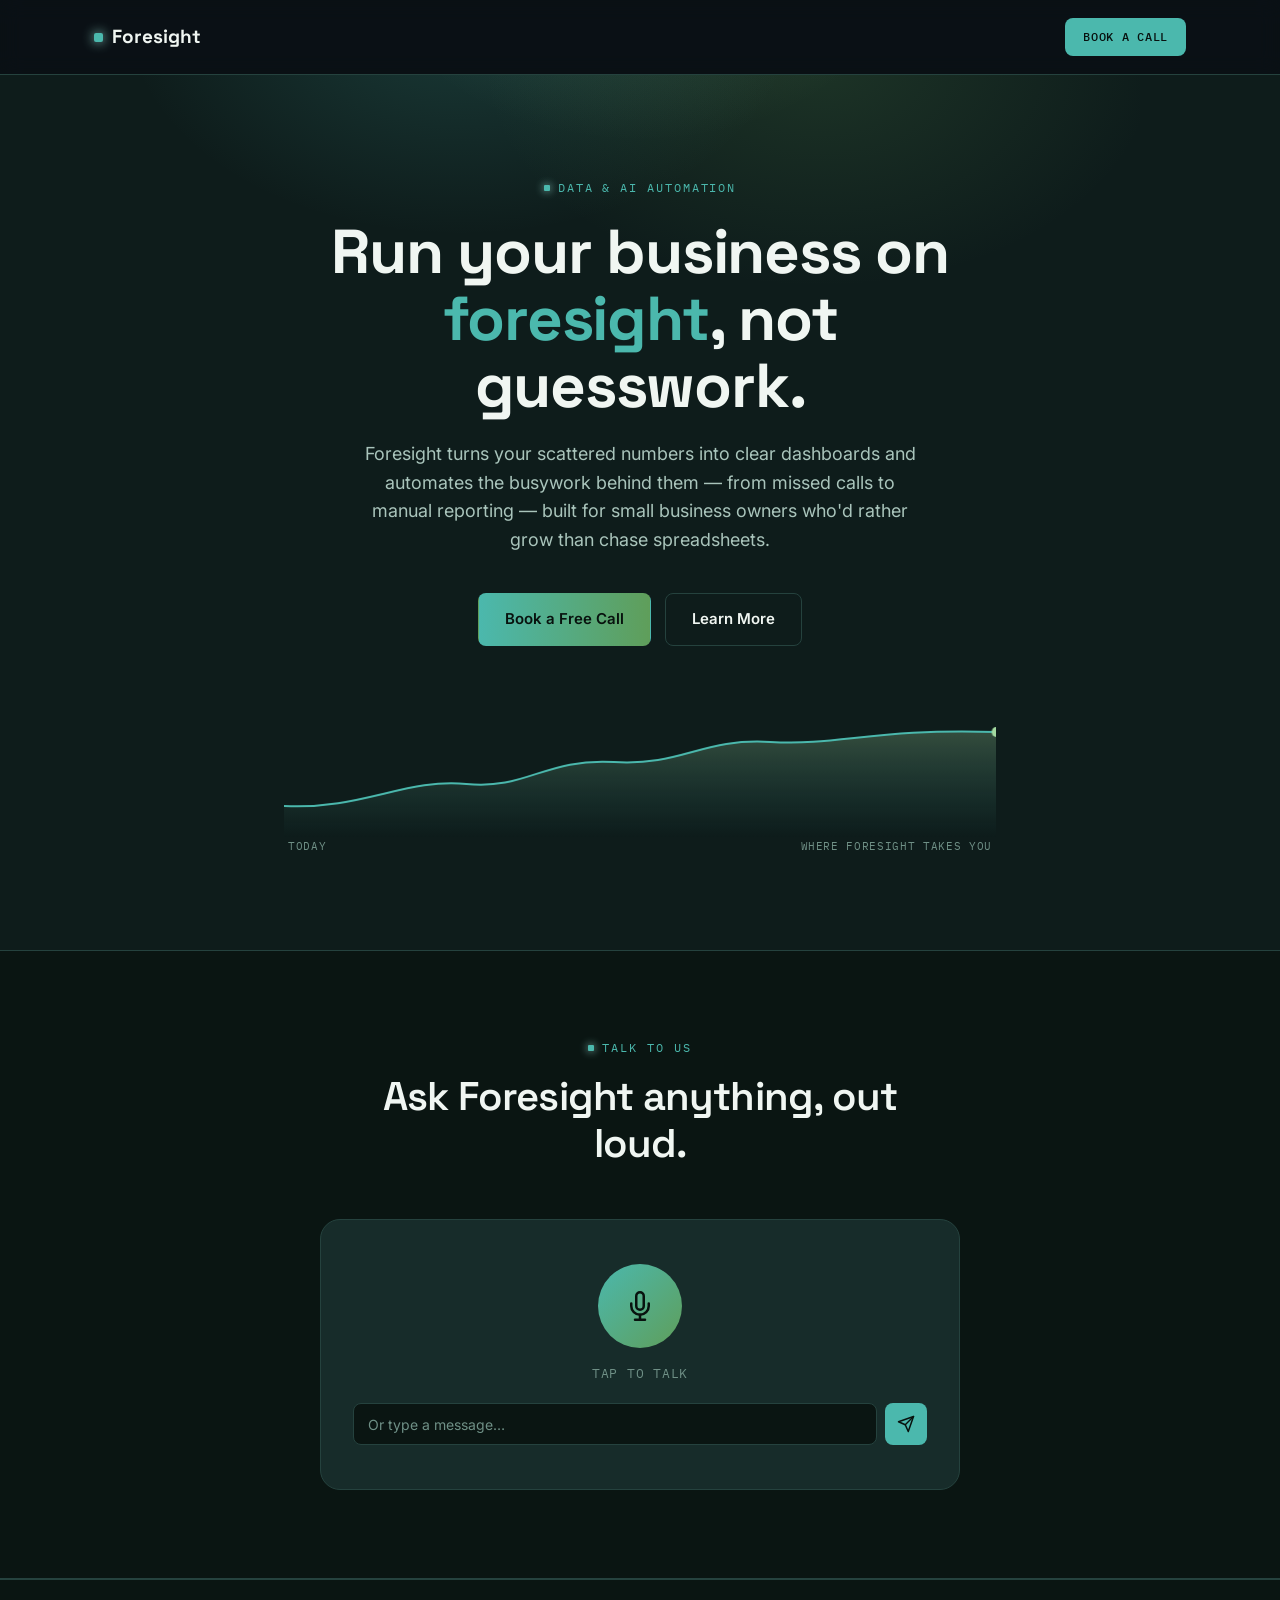
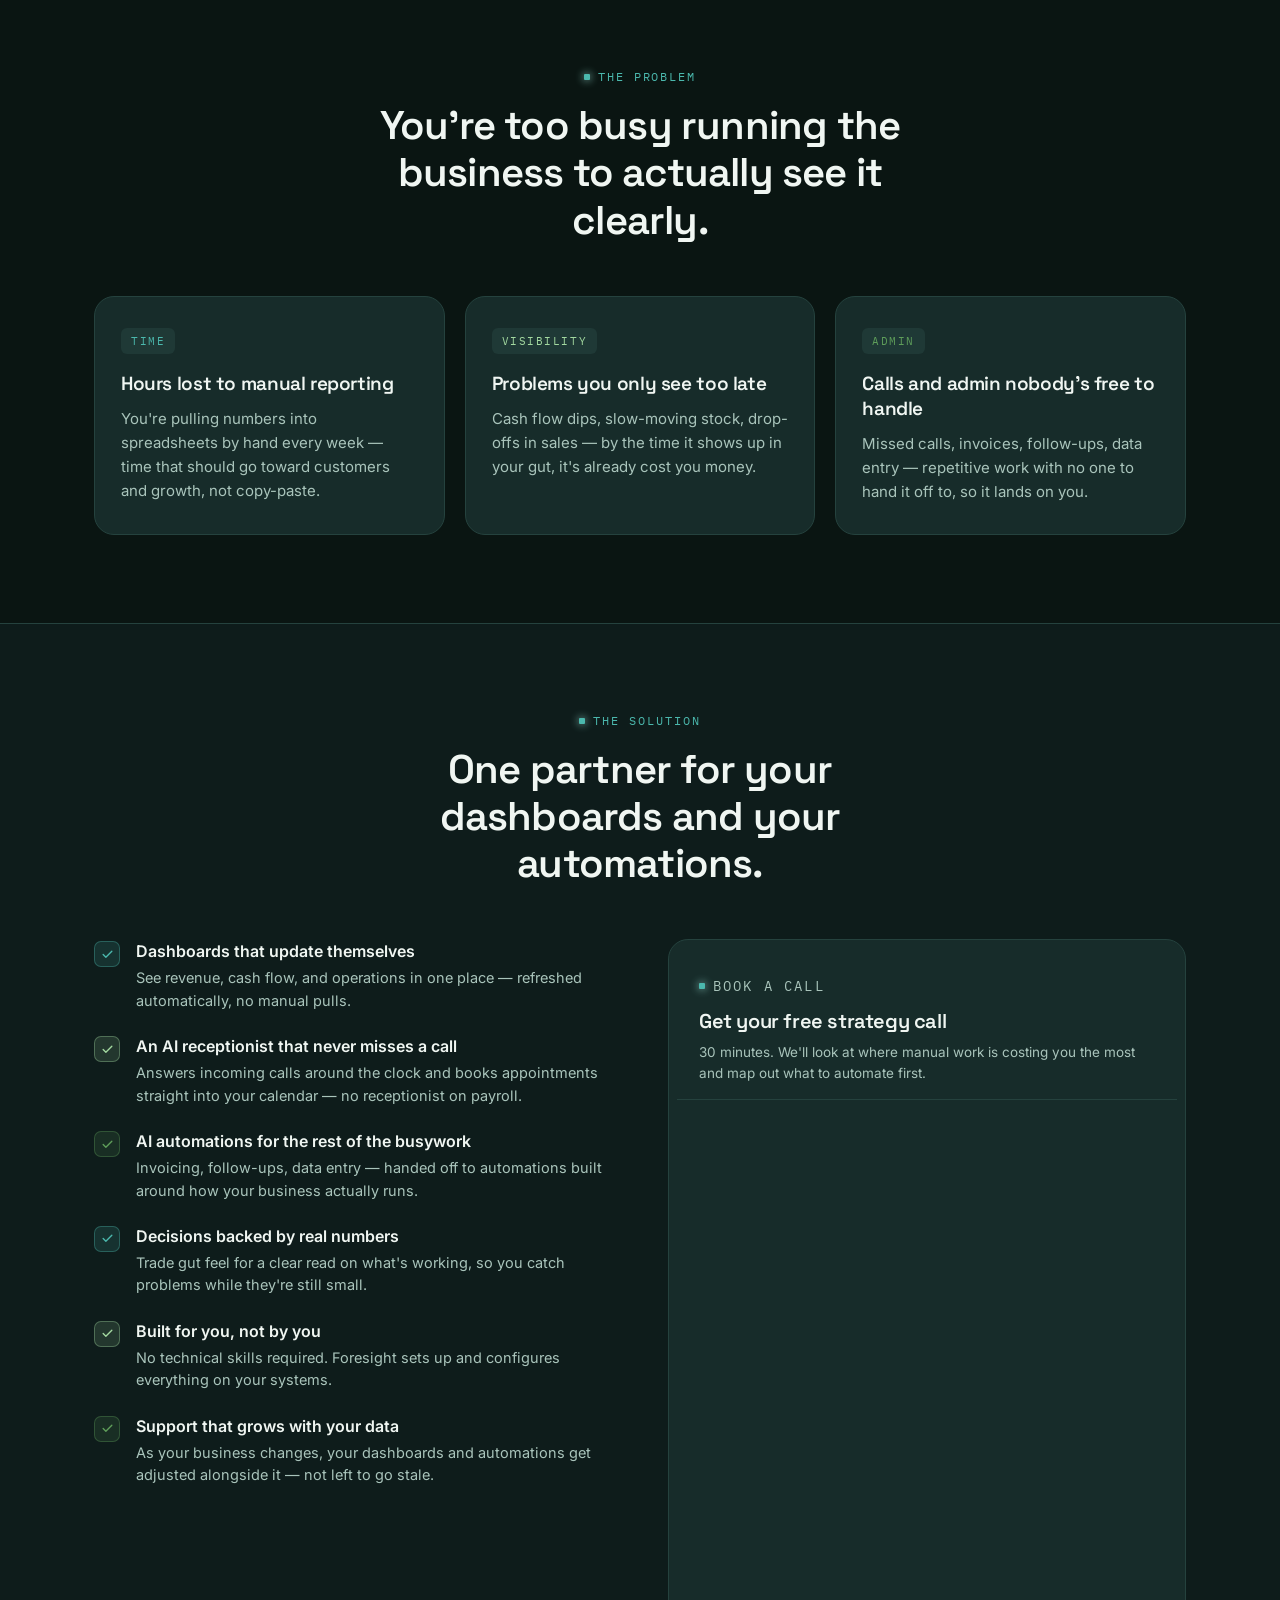
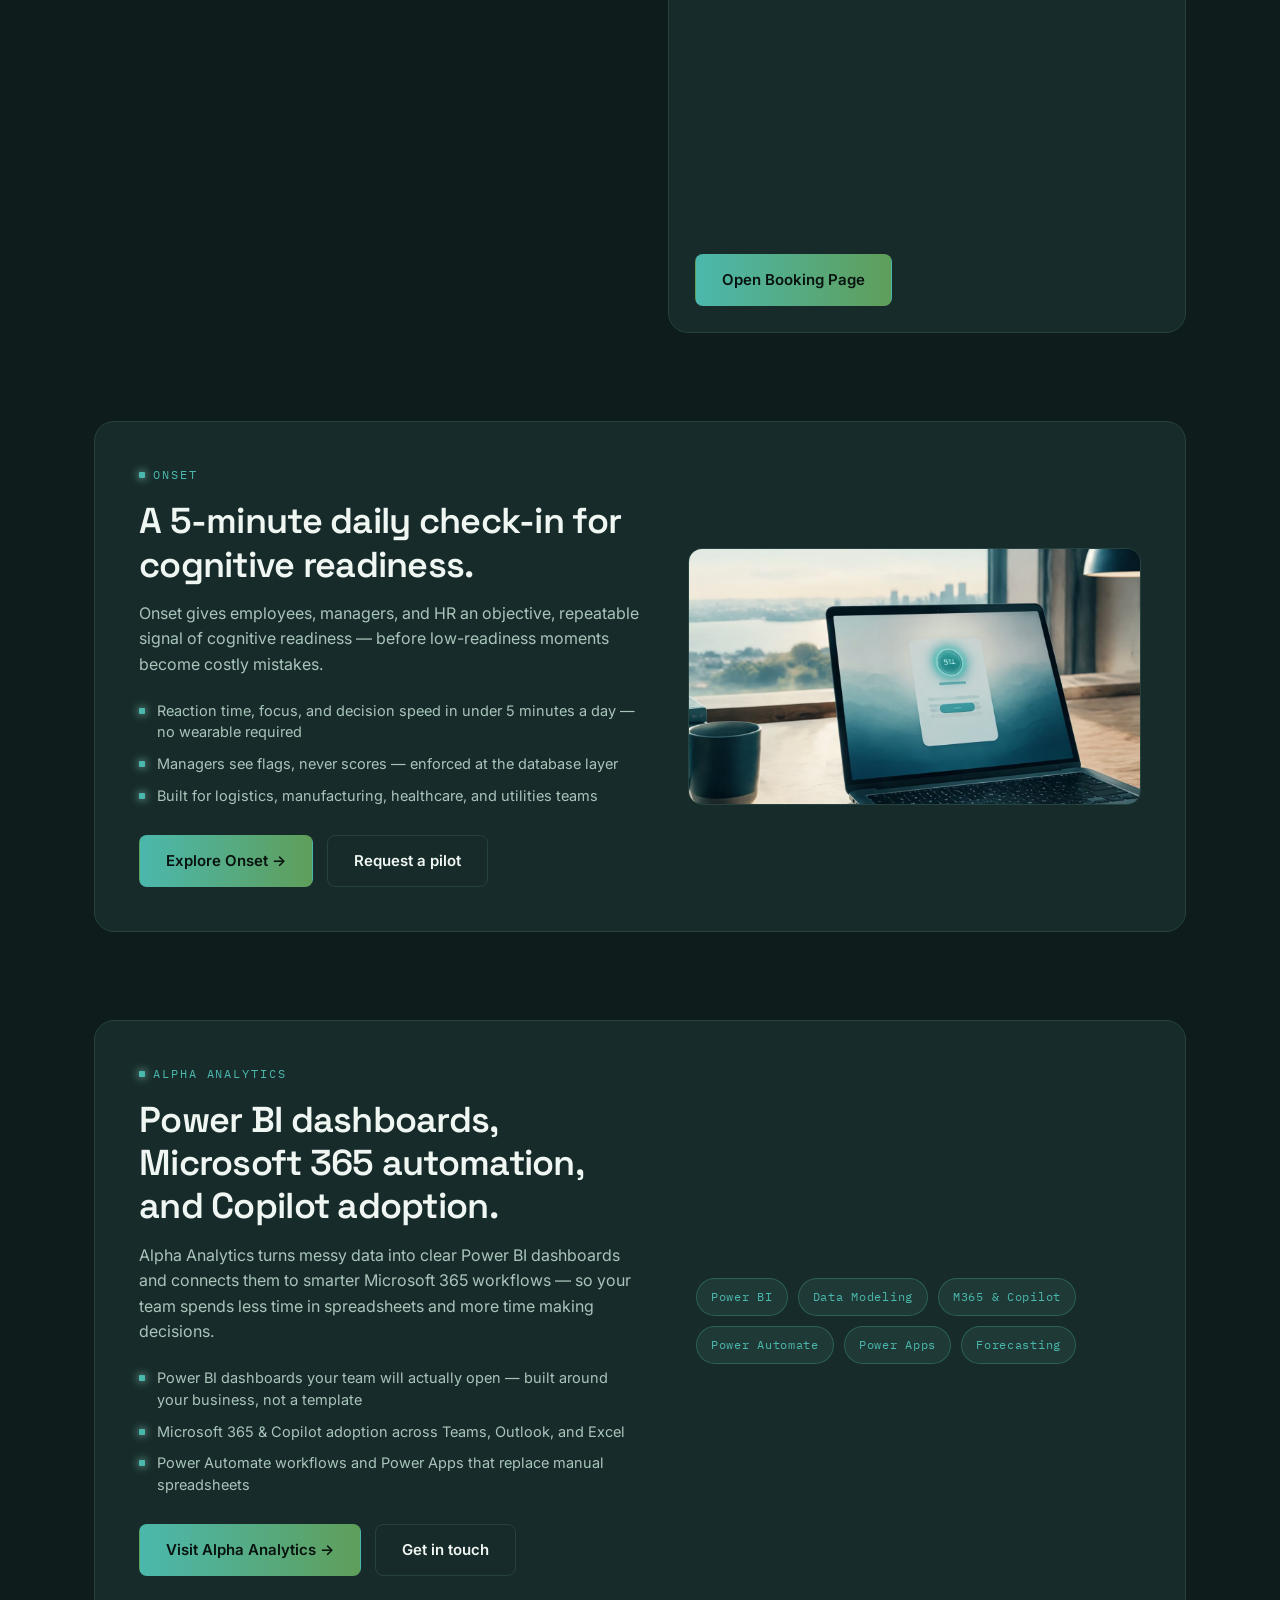
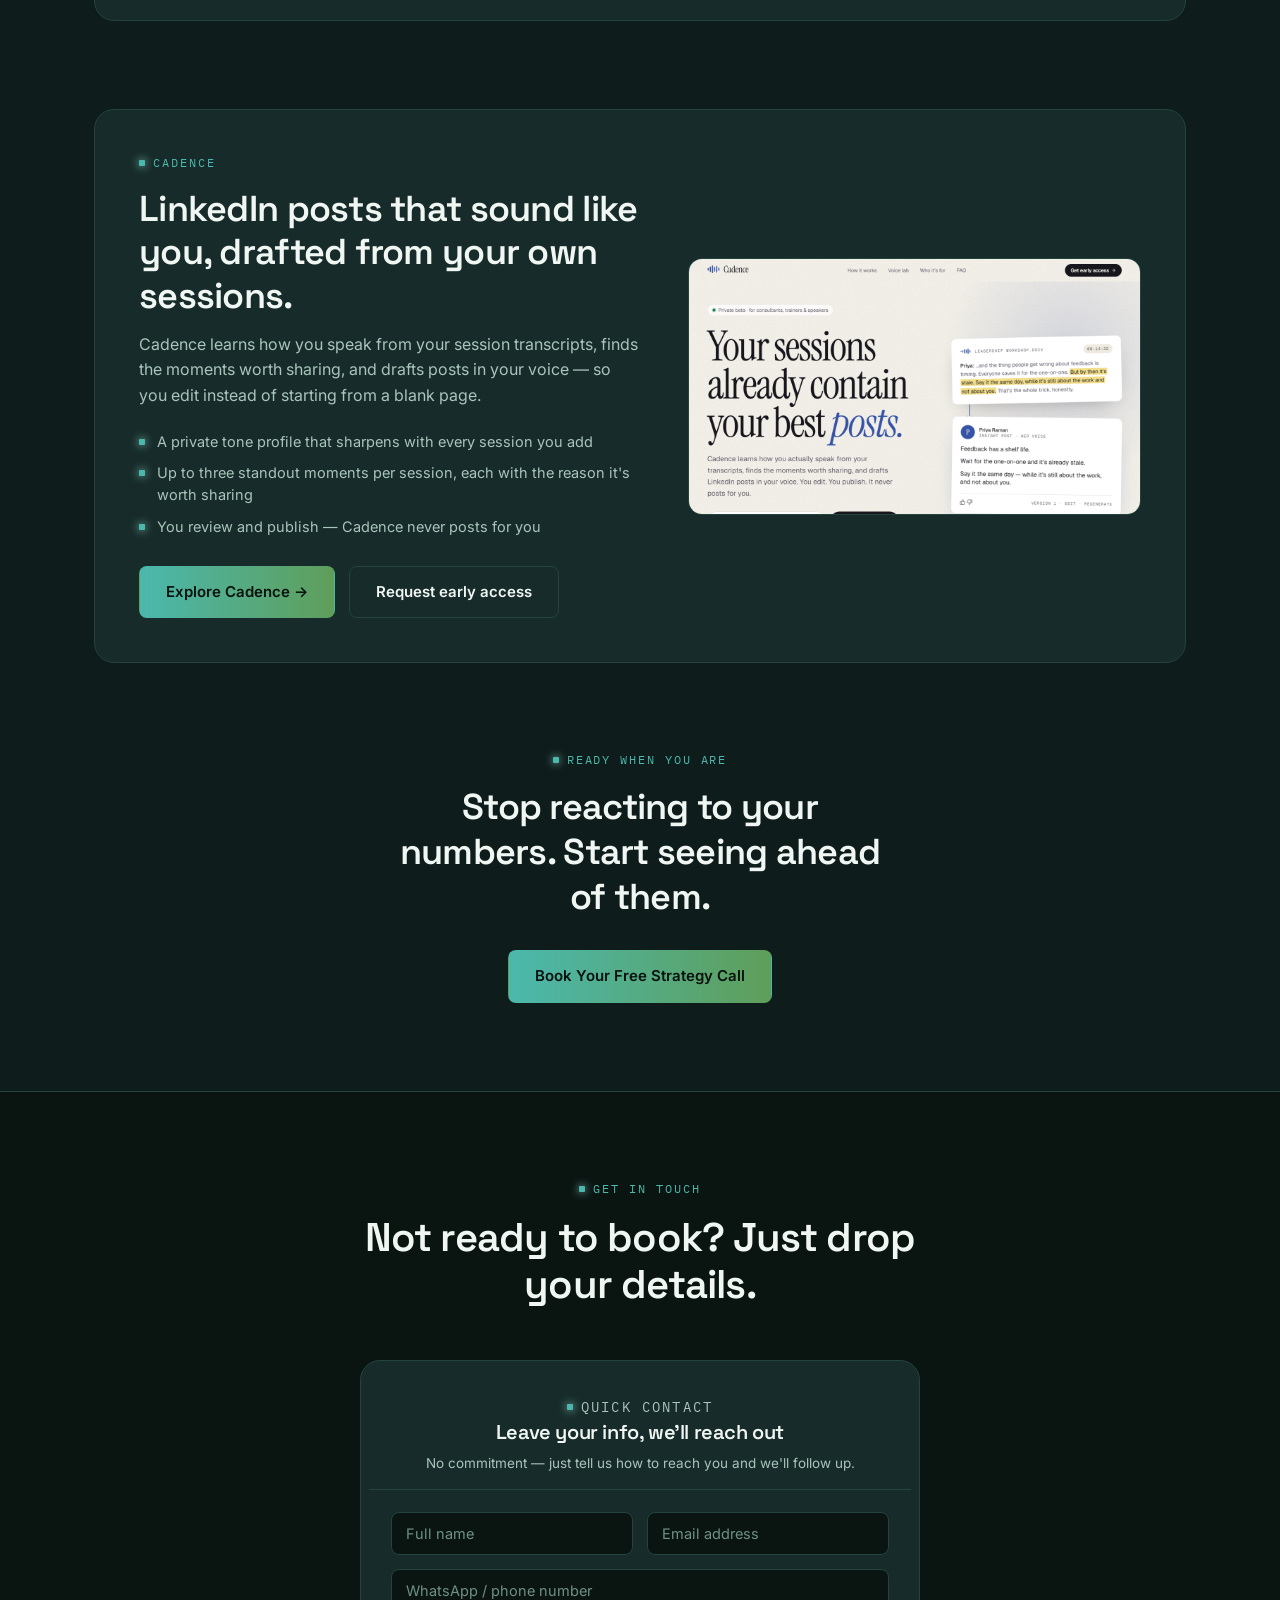
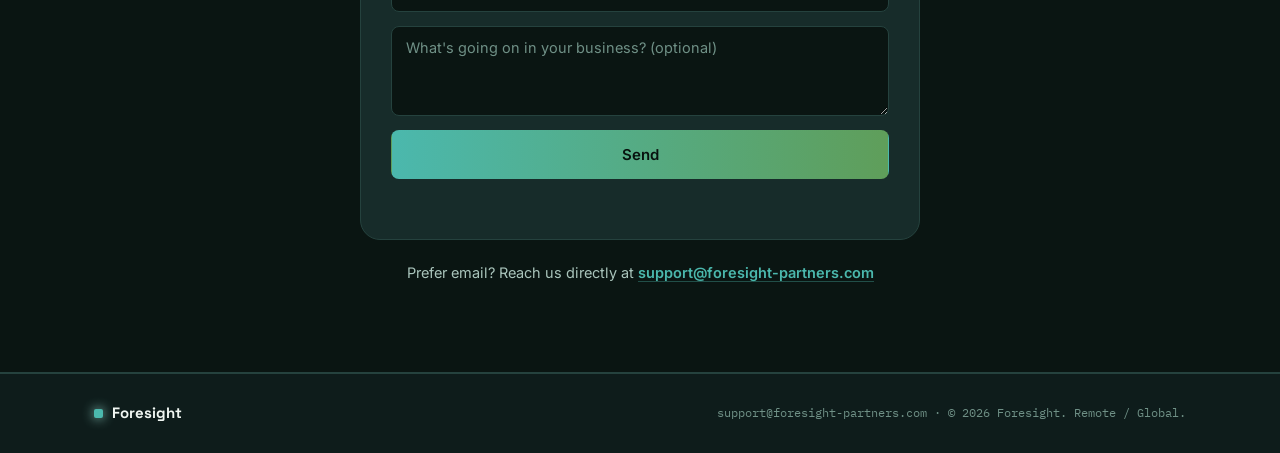
<file: index.html>
<!DOCTYPE html>
<html lang="en">
<head>
<meta charset="UTF-8">
<meta name="viewport" content="width=device-width, initial-scale=1.0">
<title>Foresight — Data & AI Automation for Small Businesses</title>
<meta name="description" content="Foresight turns your business data into clear dashboards and automates the busywork behind it, so small business owners can run on insight instead of guesswork.">
<link rel="preconnect" href="https://fonts.googleapis.com">
<link rel="preconnect" href="https://fonts.gstatic.com" crossorigin>
<link href="https://fonts.googleapis.com/css2?family=Space+Grotesk:wght@400;500;600;700&family=Inter:wght@400;500;600;700&family=IBM+Plex+Mono:wght@400;500&display=swap" rel="stylesheet">
<style>
  :root{
    --bg-void:#0a1512;
    --bg-base:#0e1c1b;
    --bg-panel:#172c2a;
    --bg-panel-light:#1f3936;
    --accent:#4bb8ad;
    --accent-bright:#9adfd4;
    --accent-teal:#4bb8ad;
    --accent-mint:#a3d9a0;
    --accent-green:#5f9e5a;
    --accent-dim:rgba(75,184,173,0.14);
    --text-primary:#f0f6f2;
    --text-secondary:#a9c4bb;
    --text-muted:#6f9086;
    --border-subtle:#25423e;
    --radius-lg:20px;
    --radius-md:14px;
    --radius-sm:8px;
  }

  *{margin:0;padding:0;box-sizing:border-box;}

  html{scroll-behavior:smooth;}

  body{
    background:var(--bg-base);
    color:var(--text-primary);
    font-family:'Inter',sans-serif;
    line-height:1.5;
    -webkit-font-smoothing:antialiased;
    overflow-x:hidden;
  }

  h1,h2,h3{
    font-family:'Space Grotesk',sans-serif;
    letter-spacing:-0.02em;
  }

  a{color:inherit;text-decoration:none;}

  .eyebrow{
    font-family:'IBM Plex Mono',monospace;
    font-size:12px;
    letter-spacing:0.16em;
    text-transform:uppercase;
    color:var(--accent);
    display:flex;
    align-items:center;
    gap:8px;
  }

  .eyebrow::before{
    content:'';
    width:6px;
    height:6px;
    background:var(--accent);
    border-radius:1px;
    box-shadow:0 0 8px var(--accent-bright);
    flex-shrink:0;
  }

  .container{
    max-width:1140px;
    margin:0 auto;
    padding:0 24px;
  }

  a:focus-visible,button:focus-visible{
    outline:2px solid var(--accent);
    outline-offset:3px;
    border-radius:4px;
  }

  /* ---------- NAV ---------- */
  .nav{
    position:sticky;
    top:0;
    z-index:50;
    background:rgba(10,15,21,0.85);
    backdrop-filter:blur(10px);
    border-bottom:1px solid var(--border-subtle);
  }
  .nav-inner{
    max-width:1140px;
    margin:0 auto;
    padding:18px 24px;
    display:flex;
    align-items:center;
    justify-content:space-between;
  }
  .logo{
    font-family:'Space Grotesk',sans-serif;
    font-weight:700;
    font-size:19px;
    display:flex;
    align-items:center;
    gap:9px;
  }
  .logo-mark{
    width:9px;height:9px;
    background:var(--accent);
    border-radius:2px;
    box-shadow:0 0 12px var(--accent-bright);
  }
  .nav-cta{
    font-family:'IBM Plex Mono',monospace;
    font-size:12px;
    letter-spacing:0.06em;
    text-transform:uppercase;
    background:var(--accent);
    color:#08110f;
    padding:10px 18px;
    border-radius:var(--radius-sm);
    font-weight:500;
    transition:transform .15s ease, box-shadow .15s ease;
  }
  .nav-cta:hover{
    transform:translateY(-1px);
    box-shadow:0 6px 20px rgba(79,216,196,0.25);
  }

  /* ---------- HERO ---------- */
  .hero{
    position:relative;
    padding:104px 0 96px;
    overflow:hidden;
  }
  .hero-glow{
    position:absolute;
    top:-220px;
    left:50%;
    transform:translateX(-50%);
    width:1000px;
    height:520px;
    background:
      radial-gradient(ellipse 480px 320px at 32% 30%, rgba(75,184,173,0.20) 0%, rgba(75,184,173,0) 70%),
      radial-gradient(ellipse 480px 320px at 68% 40%, rgba(95,158,90,0.18) 0%, rgba(95,158,90,0) 70%),
      radial-gradient(ellipse 380px 260px at 50% 20%, rgba(163,217,160,0.14) 0%, rgba(163,217,160,0) 70%);
    pointer-events:none;
  }
  .hero-inner{
    position:relative;
    max-width:760px;
    margin:0 auto;
    text-align:center;
  }
  .hero h1{
    font-size:clamp(36px, 5.4vw, 62px);
    font-weight:700;
    line-height:1.08;
    margin:22px 0 20px;
  }
  .hero h1 .accent-word{
    color:var(--accent);
  }
  .hero p.sub{
    font-size:18px;
    color:var(--text-secondary);
    max-width:560px;
    margin:0 auto 38px;
    line-height:1.6;
  }
  .hero-actions{
    display:flex;
    gap:14px;
    justify-content:center;
    flex-wrap:wrap;
    margin-bottom:72px;
  }
  .btn{
    font-family:'Inter',sans-serif;
    font-size:15px;
    font-weight:600;
    padding:14px 26px;
    border-radius:var(--radius-sm);
    border:1px solid transparent;
    cursor:pointer;
    transition:transform .15s ease, box-shadow .15s ease, background .15s ease, border-color .15s ease;
    display:inline-flex;
    align-items:center;
    gap:8px;
  }
  .btn-primary{
    background:linear-gradient(90deg, var(--accent-teal), var(--accent-green));
    color:#08120e;
  }
  .btn-primary:hover{
    transform:translateY(-2px);
    box-shadow:0 10px 28px rgba(79,216,196,0.28);
  }
  .btn-secondary{
    background:transparent;
    border-color:var(--border-subtle);
    color:var(--text-primary);
  }
  .btn-secondary:hover{
    border-color:var(--accent);
    color:var(--accent);
  }

  /* signature: forecast sparkline */
  .forecast-line{
    position:relative;
    width:100%;
    max-width:820px;
    margin:0 auto;
    height:120px;
  }
  .forecast-line svg{width:100%;height:100%;display:block;}
  .forecast-path{
    fill:none;
    stroke:var(--accent);
    stroke-width:2;
    stroke-linecap:round;
    stroke-dasharray:900;
    stroke-dashoffset:900;
    animation:draw-line 2.2s ease-out forwards .3s;
  }
  .forecast-area{
    fill:url(#forecastFill);
    opacity:0;
    animation:fade-in 1.4s ease-out forwards 1.6s;
  }
  .forecast-dot{
    animation:pulse-dot 2.4s ease-in-out infinite;
    transform-origin:center;
  }
  .forecast-labels{
    display:flex;
    justify-content:space-between;
    max-width:820px;
    margin:0 auto;
    font-family:'IBM Plex Mono',monospace;
    font-size:11px;
    color:var(--text-muted);
    letter-spacing:0.06em;
    padding:0 4px;
  }

  @keyframes draw-line{to{stroke-dashoffset:0;}}
  @keyframes fade-in{to{opacity:1;}}
  @keyframes pulse-dot{
    0%,100%{opacity:1;}
    50%{opacity:0.4;}
  }

  @media (prefers-reduced-motion: reduce){
    .forecast-path,.forecast-area,.forecast-dot{animation:none;stroke-dashoffset:0;opacity:1;}
  }

  /* ---------- SECTION SHARED ---------- */
  section{
    padding:88px 0;
  }
  .section-head{
    text-align:center;
    max-width:600px;
    margin:0 auto 52px;
  }
  .section-head h2{
    font-size:clamp(28px,3.6vw,40px);
    font-weight:600;
    margin-top:16px;
    line-height:1.18;
  }

  /* ---------- PROBLEM ---------- */
  .problem{
    background:var(--bg-void);
    border-top:1px solid var(--border-subtle);
    border-bottom:1px solid var(--border-subtle);
  }
  .problem-grid{
    display:grid;
    grid-template-columns:repeat(3,1fr);
    gap:20px;
  }
  .problem-card{
    background:var(--bg-panel);
    border:1px solid var(--border-subtle);
    border-radius:var(--radius-lg);
    padding:30px 26px;
    transition:border-color .2s ease, transform .2s ease;
  }
  .problem-card:hover{
    border-color:rgba(79,216,196,0.35);
    transform:translateY(-3px);
  }
  .problem-tag{
    font-family:'IBM Plex Mono',monospace;
    font-size:11px;
    letter-spacing:0.14em;
    text-transform:uppercase;
    background:var(--bg-panel-light);
    display:inline-block;
    padding:5px 10px;
    border-radius:6px;
    margin-bottom:18px;
  }
  .problem-card:nth-child(1) .problem-tag{color:var(--accent-teal);}
  .problem-card:nth-child(2) .problem-tag{color:var(--accent-mint);}
  .problem-card:nth-child(3) .problem-tag{color:var(--accent-green);}
  .problem-card:nth-child(1):hover{border-color:rgba(75,184,173,0.4);}
  .problem-card:nth-child(2):hover{border-color:rgba(163,217,160,0.4);}
  .problem-card:nth-child(3):hover{border-color:rgba(95,158,90,0.4);}
  .problem-card h3{
    font-size:19px;
    font-weight:600;
    margin-bottom:10px;
    line-height:1.3;
  }
  .problem-card p{
    color:var(--text-secondary);
    font-size:15px;
    line-height:1.6;
  }

  /* ---------- SOLUTION ---------- */
  .solution-layout{
    display:grid;
    grid-template-columns:1fr 1fr;
    gap:56px;
    align-items:start;
  }
  .benefit-list{
    display:flex;
    flex-direction:column;
    gap:22px;
  }
  .benefit-item{
    display:flex;
    gap:16px;
    align-items:flex-start;
  }
  .benefit-check{
    flex-shrink:0;
    width:26px;height:26px;
    border-radius:7px;
    background:var(--accent-dim);
    border:1px solid rgba(79,216,196,0.3);
    display:flex;
    align-items:center;
    justify-content:center;
    margin-top:2px;
  }
  .benefit-check svg{width:13px;height:13px;stroke:var(--accent);}
  .benefit-item:nth-child(1) .benefit-check,.benefit-item:nth-child(4) .benefit-check{border-color:rgba(75,184,173,0.35);background:rgba(75,184,173,0.14);}
  .benefit-item:nth-child(1) .benefit-check svg,.benefit-item:nth-child(4) .benefit-check svg{stroke:var(--accent-teal);}
  .benefit-item:nth-child(2) .benefit-check,.benefit-item:nth-child(5) .benefit-check{border-color:rgba(163,217,160,0.35);background:rgba(163,217,160,0.14);}
  .benefit-item:nth-child(2) .benefit-check svg,.benefit-item:nth-child(5) .benefit-check svg{stroke:var(--accent-mint);}
  .benefit-item:nth-child(3) .benefit-check,.benefit-item:nth-child(6) .benefit-check{border-color:rgba(95,158,90,0.35);background:rgba(95,158,90,0.14);}
  .benefit-item:nth-child(3) .benefit-check svg,.benefit-item:nth-child(6) .benefit-check svg{stroke:var(--accent-green);}
  .benefit-item h4{
    font-size:16px;
    font-weight:600;
    margin-bottom:4px;
  }
  .benefit-item p{
    color:var(--text-secondary);
    font-size:14.5px;
    line-height:1.55;
  }

  .booking-card{
    background:var(--bg-panel);
    border:1px solid var(--border-subtle);
    border-radius:var(--radius-lg);
    padding:8px;
    position:sticky;
    top:96px;
  }
  .booking-card-head{
    padding:22px 22px 16px;
    border-bottom:1px solid var(--border-subtle);
  }
  .booking-card-head .eyebrow{margin-bottom:10px;}
  .booking-card-head h3{
    font-size:20px;
    font-weight:600;
  }
  .booking-card-head p{
    color:var(--text-secondary);
    font-size:13.5px;
    margin-top:6px;
  }
  .calendly-inline-widget{
    margin:18px auto;
    max-width:calc(100% - 36px);
  }
  .calendly-placeholder{
    margin:18px;
    height:340px;
    border-radius:var(--radius-md);
    border:1px dashed var(--border-subtle);
    background:
      repeating-linear-gradient(0deg, transparent, transparent 27px, rgba(255,255,255,0.02) 28px),
      var(--bg-base);
    display:flex;
    flex-direction:column;
    align-items:center;
    justify-content:center;
    gap:10px;
    text-align:center;
    padding:20px;
  }
  .calendly-placeholder .cal-icon{
    width:38px;height:38px;
    border-radius:9px;
    background:var(--accent-dim);
    border:1px solid rgba(79,216,196,0.3);
    display:flex;align-items:center;justify-content:center;
  }
  .calendly-placeholder .cal-icon svg{width:18px;height:18px;stroke:var(--accent);}
  .calendly-placeholder p{
    font-family:'IBM Plex Mono',monospace;
    font-size:11.5px;
    color:var(--text-muted);
    letter-spacing:0.04em;
    line-height:1.6;
  }
  .calendly-placeholder code{
    color:var(--accent);
    font-family:'IBM Plex Mono',monospace;
  }

  /* ---------- VOICE WIDGET (inline) ---------- */
  .voice-widget{
    background:var(--bg-void);
    border-top:1px solid var(--border-subtle);
    border-bottom:1px solid var(--border-subtle);
  }
  .voice-card{
    max-width:640px;
    margin:0 auto;
    background:var(--bg-panel);
    border:1px solid var(--border-subtle);
    border-radius:var(--radius-lg);
    padding:44px 32px;
    display:flex;
    flex-direction:column;
    align-items:center;
    gap:16px;
  }
  .voice-orb{
    width:84px;height:84px;
    border-radius:50%;
    border:none;
    cursor:pointer;
    background:linear-gradient(135deg, var(--accent-teal), var(--accent-green));
    display:flex;
    align-items:center;
    justify-content:center;
    box-shadow:0 0 0 0 rgba(75,184,173,0.4);
    transition:transform .2s ease, box-shadow .2s ease, opacity .2s ease;
    flex-shrink:0;
  }
  .voice-orb svg{width:30px;height:30px;stroke:#08120e;}
  .voice-orb:hover{transform:translateY(-2px);}
  .voice-orb:disabled{opacity:.6;cursor:wait;}
  .voice-orb-active{animation:voice-pulse 1.8s ease-out infinite;}
  .voice-orb-speaking{animation:voice-pulse-fast .9s ease-out infinite;}
  @keyframes voice-pulse{
    0%{box-shadow:0 0 0 0 rgba(75,184,173,0.45);}
    70%{box-shadow:0 0 0 18px rgba(75,184,173,0);}
    100%{box-shadow:0 0 0 0 rgba(75,184,173,0);}
  }
  @keyframes voice-pulse-fast{
    0%{box-shadow:0 0 0 0 rgba(163,217,160,0.55);}
    70%{box-shadow:0 0 0 14px rgba(163,217,160,0);}
    100%{box-shadow:0 0 0 0 rgba(163,217,160,0);}
  }
  .voice-status{
    font-family:'IBM Plex Mono',monospace;
    font-size:12.5px;
    letter-spacing:0.06em;
    text-transform:uppercase;
    color:var(--text-muted);
  }
  .voice-transcript{
    width:100%;
    max-height:280px;
    overflow-y:auto;
    display:flex;
    flex-direction:column;
    gap:10px;
    padding-top:8px;
  }
  .voice-transcript:empty{display:none;}
  .voice-bubble{
    max-width:80%;
    padding:10px 14px;
    border-radius:var(--radius-md);
    font-size:14px;
    line-height:1.5;
  }
  .voice-bubble-user{
    align-self:flex-end;
    background:var(--accent);
    color:#08120e;
    border-bottom-right-radius:4px;
  }
  .voice-bubble-agent{
    align-self:flex-start;
    background:var(--bg-panel-light);
    color:var(--text-primary);
    border:1px solid var(--border-subtle);
    border-bottom-left-radius:4px;
  }
  .voice-input-row{
    width:100%;
    display:flex;
    gap:8px;
    margin-top:4px;
  }
  .voice-input-row input{
    flex:1;
    min-width:0;
    background:var(--bg-void);
    border:1px solid var(--border-subtle);
    border-radius:var(--radius-sm);
    padding:11px 14px;
    color:var(--text-primary);
    font-family:'Inter',sans-serif;
    font-size:14px;
  }
  .voice-input-row input::placeholder{color:var(--text-muted);}
  .voice-input-row input:focus{outline:none;border-color:var(--accent);}
  .voice-input-row button{
    flex-shrink:0;
    width:42px;height:42px;
    border:none;
    border-radius:var(--radius-sm);
    background:var(--accent);
    color:#08120e;
    display:flex;
    align-items:center;
    justify-content:center;
    cursor:pointer;
    transition:transform .15s ease;
  }
  .voice-input-row button svg{width:18px;height:18px;stroke:#08120e;}
  .voice-input-row button:hover{transform:translateY(-1px);}
  .voice-input-row button:disabled{opacity:.5;cursor:wait;}

  /* ---------- CONTACT FORM ---------- */
  .contact{
    background:var(--bg-void);
    border-top:1px solid var(--border-subtle);
    border-bottom:1px solid var(--border-subtle);
  }
  .contact-card{
    max-width:560px;
    margin:0 auto;
    background:var(--bg-panel);
    border:1px solid var(--border-subtle);
    border-radius:var(--radius-lg);
    padding:8px;
  }
  .contact-card-head{
    padding:22px 22px 16px;
    border-bottom:1px solid var(--border-subtle);
    text-align:center;
  }
  .contact-card-head h3{
    font-size:20px;
    font-weight:600;
  }
  .contact-card-head p{
    color:var(--text-secondary);
    font-size:13.5px;
    margin-top:6px;
  }
  .contact-form{
    padding:22px;
    display:flex;
    flex-direction:column;
    gap:14px;
  }
  .contact-form-row{
    display:flex;
    gap:14px;
  }
  .contact-form input,
  .contact-form textarea{
    width:100%;
    background:var(--bg-void);
    border:1px solid var(--border-subtle);
    border-radius:var(--radius-sm);
    padding:12px 14px;
    color:var(--text-primary);
    font-family:'Inter',sans-serif;
    font-size:14.5px;
  }
  .contact-form input::placeholder,
  .contact-form textarea::placeholder{color:var(--text-muted);}
  .contact-form input:focus,
  .contact-form textarea:focus{outline:none;border-color:var(--accent);}
  .contact-form textarea{resize:vertical;min-height:90px;font-family:'Inter',sans-serif;}
  .contact-form button{width:100%;justify-content:center;}
  .contact-form-status{
    text-align:center;
    font-family:'IBM Plex Mono',monospace;
    font-size:12px;
    letter-spacing:0.04em;
    color:var(--text-muted);
    min-height:16px;
  }
  .contact-form-status.success{color:var(--accent-mint);}
  .contact-form-status.error{color:#e08a7d;}
  .contact-email{
    text-align:center;
    margin-top:22px;
    color:var(--text-secondary);
    font-size:14.5px;
  }
  .contact-email a{
    color:var(--accent);
    font-weight:600;
    border-bottom:1px solid rgba(75,184,173,0.35);
  }
  .contact-email a:hover{border-color:var(--accent);}

  /* ---------- ONSET ---------- */
  .onset{padding-top:0;}
  .onset-card{
    display:grid;
    grid-template-columns:1.05fr 0.95fr;
    gap:48px;
    align-items:center;
    background:var(--bg-panel);
    border:1px solid var(--border-subtle);
    border-radius:var(--radius-lg);
    padding:44px;
  }
  .onset-copy h2{
    font-size:clamp(26px,3.2vw,36px);
    font-weight:600;
    line-height:1.2;
    margin:16px 0 14px;
  }
  .onset-sub{
    color:var(--text-secondary);
    font-size:16px;
    line-height:1.6;
    margin-bottom:22px;
  }
  .onset-points{
    list-style:none;
    display:flex;
    flex-direction:column;
    gap:10px;
    margin-bottom:28px;
  }
  .onset-points li{
    display:flex;
    gap:12px;
    color:var(--text-secondary);
    font-size:14.5px;
    line-height:1.5;
  }
  .onset-points li::before{
    content:'';
    flex-shrink:0;
    width:6px;height:6px;
    margin-top:8px;
    background:var(--accent);
    border-radius:1px;
    box-shadow:0 0 8px var(--accent-bright);
  }
  .onset-actions{
    display:flex;
    gap:14px;
    flex-wrap:wrap;
  }
  .onset-visual{
    display:block;
    border-radius:var(--radius-md);
    overflow:hidden;
    border:1px solid var(--border-subtle);
  }
  .onset-visual img{
    display:block;
    width:100%;
    height:auto;
    transition:transform .4s ease;
  }
  .onset-visual:hover img{transform:scale(1.03);}
  @media (max-width:860px){
    .onset-card{grid-template-columns:1fr;gap:32px;padding:28px 22px;}
  }
  @media (prefers-reduced-motion: reduce){
    .onset-visual img{transition:none;}
    .onset-visual:hover img{transform:none;}
  }

  /* ---------- ALPHA ANALYTICS ---------- */
  .alpha{padding-top:0;}
  .alpha-visual{
    display:flex;
    flex-wrap:wrap;
    align-content:center;
    gap:10px;
    padding:8px;
  }
  .alpha-chip{
    font-family:'IBM Plex Mono',monospace;
    font-size:12px;
    letter-spacing:0.06em;
    color:var(--accent-teal);
    background:var(--bg-panel-light);
    border:1px solid rgba(75,184,173,0.3);
    padding:9px 14px;
    border-radius:999px;
    white-space:nowrap;
  }
  @media (max-width:860px){
    .alpha-visual{padding:0;}
  }

  /* ---------- FINAL CTA ---------- */
  .final-cta{
    text-align:center;
    padding-top:0;
  }
  .final-cta h2{
    font-size:clamp(26px,3.2vw,36px);
    font-weight:600;
    max-width:520px;
    margin:16px auto 30px;
    line-height:1.25;
  }

  /* ---------- FOOTER ---------- */
  footer{
    border-top:1px solid var(--border-subtle);
    padding:28px 0;
  }
  .footer-inner{
    display:flex;
    justify-content:space-between;
    align-items:center;
    flex-wrap:wrap;
    gap:12px;
  }
  footer p{
    font-family:'IBM Plex Mono',monospace;
    font-size:12px;
    color:var(--text-muted);
  }

  /* ---------- RESPONSIVE ---------- */
  @media (max-width:860px){
    .problem-grid{grid-template-columns:1fr;}
    .solution-layout{grid-template-columns:1fr;gap:40px;}
    .booking-card{position:static;}
  }
  @media (max-width:600px){
    .hero{padding:76px 0 64px;}
    section{padding:64px 0;}
    .hero-actions{gap:12px;}
    .btn{width:100%;justify-content:center;}
    .hero-actions{flex-direction:column;}
    .forecast-line{height:90px;}
    .voice-card{padding:32px 20px;}
    .contact-form-row{flex-direction:column;}
  }
</style>
</head>
<body>

<nav class="nav">
  <div class="nav-inner">
    <div class="logo"><span class="logo-mark"></span>Foresight</div>
    <a href="#booking" class="nav-cta">Book a call</a>
  </div>
</nav>

<header class="hero">
  <div class="hero-glow"></div>
  <div class="container hero-inner">
    <p class="eyebrow" style="justify-content:center;">Data &amp; AI Automation</p>
    <h1>Run your business on <span class="accent-word">foresight</span>, not guesswork.</h1>
    <p class="sub">Foresight turns your scattered numbers into clear dashboards and automates the busywork behind them — from missed calls to manual reporting — built for small business owners who'd rather grow than chase spreadsheets.</p>
    <div class="hero-actions">
      <a href="#booking" class="btn btn-primary">Book a Free Call</a>
      <a href="#problem" class="btn btn-secondary">Learn More</a>
    </div>

    <div class="forecast-line" aria-hidden="true">
      <svg viewBox="0 0 820 120" preserveAspectRatio="none">
        <defs>
          <linearGradient id="forecastFill" x1="0" y1="0" x2="0" y2="1">
            <stop offset="0%" stop-color="#a3d9a0" stop-opacity="0.26"/>
            <stop offset="100%" stop-color="#4bb8ad" stop-opacity="0"/>
          </linearGradient>
          <linearGradient id="forecastStroke" x1="0" y1="0" x2="1" y2="0">
            <stop offset="0%" stop-color="#4bb8ad"/>
            <stop offset="50%" stop-color="#7fcf9e"/>
            <stop offset="100%" stop-color="#a3d9a0"/>
          </linearGradient>
        </defs>
        <path class="forecast-area" d="M0,88 C90,92 140,60 210,66 C280,72 300,40 380,44 C460,48 480,20 560,24 C640,28 680,10 820,14 L820,120 L0,120 Z"/>
        <path class="forecast-path" d="M0,88 C90,92 140,60 210,66 C280,72 300,40 380,44 C460,48 480,20 560,24 C640,28 680,10 820,14" stroke="url(#forecastStroke)"/>
        <circle class="forecast-dot" cx="820" cy="14" r="5" fill="#a3d9a0"/>
      </svg>
    </div>
    <div class="forecast-labels">
      <span>TODAY</span>
      <span>WHERE FORESIGHT TAKES YOU</span>
    </div>
  </div>
</header>

<section class="voice-widget" id="talk">
  <div class="container">
    <div class="section-head">
      <p class="eyebrow" style="justify-content:center;">Talk to us</p>
      <h2>Ask Foresight anything, out loud.</h2>
    </div>
    <div class="voice-card">
      <button id="voiceToggleBtn" class="voice-orb" type="button" aria-label="Start talking to the Foresight assistant">
        <svg viewBox="0 0 24 24" fill="none" stroke-width="2" stroke-linecap="round" stroke-linejoin="round">
          <path d="M12 1a3 3 0 0 0-3 3v8a3 3 0 0 0 6 0V4a3 3 0 0 0-3-3z"></path>
          <path d="M19 10v2a7 7 0 0 1-14 0v-2"></path>
          <line x1="12" y1="19" x2="12" y2="23"></line>
          <line x1="8" y1="23" x2="16" y2="23"></line>
        </svg>
      </button>
      <p class="voice-status" id="voiceStatus">Tap to talk</p>
      <div class="voice-transcript" id="voiceTranscript" aria-live="polite"></div>
      <div class="voice-input-row">
        <input type="text" id="voiceTextInput" placeholder="Or type a message…" autocomplete="off" />
        <button id="voiceSendBtn" type="button" aria-label="Send message">
          <svg viewBox="0 0 24 24" fill="none" stroke-width="2" stroke-linecap="round" stroke-linejoin="round"><line x1="22" y1="2" x2="11" y2="13"></line><polygon points="22 2 15 22 11 13 2 9 22 2"></polygon></svg>
        </button>
      </div>
    </div>
  </div>
</section>

<section class="problem" id="problem">
  <div class="container">
    <div class="section-head">
      <p class="eyebrow" style="justify-content:center;">The problem</p>
      <h2>You're too busy running the business to actually see it clearly.</h2>
    </div>
    <div class="problem-grid">
      <div class="problem-card">
        <span class="problem-tag">Time</span>
        <h3>Hours lost to manual reporting</h3>
        <p>You're pulling numbers into spreadsheets by hand every week — time that should go toward customers and growth, not copy-paste.</p>
      </div>
      <div class="problem-card">
        <span class="problem-tag">Visibility</span>
        <h3>Problems you only see too late</h3>
        <p>Cash flow dips, slow-moving stock, drop-offs in sales — by the time it shows up in your gut, it's already cost you money.</p>
      </div>
      <div class="problem-card">
        <span class="problem-tag">Admin</span>
        <h3>Calls and admin nobody's free to handle</h3>
        <p>Missed calls, invoices, follow-ups, data entry — repetitive work with no one to hand it off to, so it lands on you.</p>
      </div>
    </div>
  </div>
</section>

<section class="solution" id="solution">
  <div class="container">
    <div class="section-head">
      <p class="eyebrow" style="justify-content:center;">The solution</p>
      <h2>One partner for your dashboards and your automations.</h2>
    </div>

    <div class="solution-layout">
      <div class="benefit-list">
        <div class="benefit-item">
          <span class="benefit-check">
            <svg viewBox="0 0 24 24" fill="none" stroke-width="2.5" stroke-linecap="round" stroke-linejoin="round"><polyline points="20 6 9 17 4 12"></polyline></svg>
          </span>
          <div>
            <h4>Dashboards that update themselves</h4>
            <p>See revenue, cash flow, and operations in one place — refreshed automatically, no manual pulls.</p>
          </div>
        </div>
        <div class="benefit-item">
          <span class="benefit-check">
            <svg viewBox="0 0 24 24" fill="none" stroke-width="2.5" stroke-linecap="round" stroke-linejoin="round"><polyline points="20 6 9 17 4 12"></polyline></svg>
          </span>
          <div>
            <h4>An AI receptionist that never misses a call</h4>
            <p>Answers incoming calls around the clock and books appointments straight into your calendar — no receptionist on payroll.</p>
          </div>
        </div>
        <div class="benefit-item">
          <span class="benefit-check">
            <svg viewBox="0 0 24 24" fill="none" stroke-width="2.5" stroke-linecap="round" stroke-linejoin="round"><polyline points="20 6 9 17 4 12"></polyline></svg>
          </span>
          <div>
            <h4>AI automations for the rest of the busywork</h4>
            <p>Invoicing, follow-ups, data entry — handed off to automations built around how your business actually runs.</p>
          </div>
        </div>
        <div class="benefit-item">
          <span class="benefit-check">
            <svg viewBox="0 0 24 24" fill="none" stroke-width="2.5" stroke-linecap="round" stroke-linejoin="round"><polyline points="20 6 9 17 4 12"></polyline></svg>
          </span>
          <div>
            <h4>Decisions backed by real numbers</h4>
            <p>Trade gut feel for a clear read on what's working, so you catch problems while they're still small.</p>
          </div>
        </div>
        <div class="benefit-item">
          <span class="benefit-check">
            <svg viewBox="0 0 24 24" fill="none" stroke-width="2.5" stroke-linecap="round" stroke-linejoin="round"><polyline points="20 6 9 17 4 12"></polyline></svg>
          </span>
          <div>
            <h4>Built for you, not by you</h4>
            <p>No technical skills required. Foresight sets up and configures everything on your systems.</p>
          </div>
        </div>
        <div class="benefit-item">
          <span class="benefit-check">
            <svg viewBox="0 0 24 24" fill="none" stroke-width="2.5" stroke-linecap="round" stroke-linejoin="round"><polyline points="20 6 9 17 4 12"></polyline></svg>
          </span>
          <div>
            <h4>Support that grows with your data</h4>
            <p>As your business changes, your dashboards and automations get adjusted alongside it — not left to go stale.</p>
          </div>
        </div>
      </div>

      <div class="booking-card" id="booking">
        <div class="booking-card-head">
          <p class="eyebrow">Book a call</p>
          <h3>Get your free strategy call</h3>
          <p>30 minutes. We'll look at where manual work is costing you the most and map out what to automate first.</p>
        </div>
        <!-- Calendly inline widget begin -->
        <div class="calendly-inline-widget" data-url="https://calendly.com/moveheavygoods/30min?month=2026-08" style="min-width:320px;height:700px;"></div>
        <a href="https://calendly.com/moveheavygoods/30min?month=2026-08" target="_blank" rel="noopener" class="btn btn-primary calendly-fallback" id="calendlyFallback" style="display:none;margin:18px;">Open Booking Page</a>
        <script type="text/javascript" src="https://assets.calendly.com/assets/external/widget.js" async onload="window.__calendlyLoaded=true" onerror="document.getElementById('calendlyFallback').style.display='inline-flex'"></script>
        <script>
          setTimeout(function(){
            var widget = document.querySelector('.calendly-inline-widget');
            var fallback = document.getElementById('calendlyFallback');
            if (widget && !widget.querySelector('iframe')) {
              fallback.style.display = 'inline-flex';
            }
          }, 4000);
        </script>
        <!-- Calendly inline widget end -->
      </div>
    </div>
  </div>
</section>

<section class="onset" id="onset">
  <div class="container">
    <div class="onset-card">
      <div class="onset-copy">
        <p class="eyebrow">Onset</p>
        <h2>A 5-minute daily check-in for cognitive readiness.</h2>
        <p class="onset-sub">Onset gives employees, managers, and HR an objective, repeatable signal of cognitive readiness — before low-readiness moments become costly mistakes.</p>
        <ul class="onset-points">
          <li>Reaction time, focus, and decision speed in under 5 minutes a day — no wearable required</li>
          <li>Managers see flags, never scores — enforced at the database layer</li>
          <li>Built for logistics, manufacturing, healthcare, and utilities teams</li>
        </ul>
        <div class="onset-actions">
          <a href="/onset/" class="btn btn-primary">Explore Onset →</a>
          <a href="mailto:support@foresight-partners.com?subject=Onset%20pilot%20request" class="btn btn-secondary">Request a pilot</a>
        </div>
      </div>
      <a class="onset-visual" href="/onset/" aria-label="Open the Onset website">
        <img src="/onset/media/hero-frames/frame-060.jpg" alt="A calm, softly lit desk with the Onset daily check-in card on a laptop screen" width="1280" height="724" loading="lazy">
      </a>
    </div>
  </div>
</section>

<section class="alpha" id="alpha-analytics">
  <div class="container">
    <div class="onset-card">
      <div class="onset-copy">
        <p class="eyebrow">Alpha Analytics</p>
        <h2>Power BI dashboards, Microsoft 365 automation, and Copilot adoption.</h2>
        <p class="onset-sub">Alpha Analytics turns messy data into clear Power BI dashboards and connects them to smarter Microsoft 365 workflows — so your team spends less time in spreadsheets and more time making decisions.</p>
        <ul class="onset-points">
          <li>Power BI dashboards your team will actually open — built around your business, not a template</li>
          <li>Microsoft 365 &amp; Copilot adoption across Teams, Outlook, and Excel</li>
          <li>Power Automate workflows and Power Apps that replace manual spreadsheets</li>
        </ul>
        <div class="onset-actions">
          <a href="https://buildalphaanalytics.com/" target="_blank" rel="noopener" class="btn btn-primary">Visit Alpha Analytics →</a>
          <a href="mailto:work@buildalphaanalytics.com" class="btn btn-secondary">Get in touch</a>
        </div>
      </div>
      <div class="alpha-visual" aria-hidden="true">
        <span class="alpha-chip">Power BI</span>
        <span class="alpha-chip">Data Modeling</span>
        <span class="alpha-chip">M365 &amp; Copilot</span>
        <span class="alpha-chip">Power Automate</span>
        <span class="alpha-chip">Power Apps</span>
        <span class="alpha-chip">Forecasting</span>
      </div>
    </div>
  </div>
</section>

<section class="onset" id="cadence">
  <div class="container">
    <div class="onset-card">
      <div class="onset-copy">
        <p class="eyebrow">Cadence</p>
        <h2>LinkedIn posts that sound like you, drafted from your own sessions.</h2>
        <p class="onset-sub">Cadence learns how you speak from your session transcripts, finds the moments worth sharing, and drafts posts in your voice — so you edit instead of starting from a blank page.</p>
        <ul class="onset-points">
          <li>A private tone profile that sharpens with every session you add</li>
          <li>Up to three standout moments per session, each with the reason it's worth sharing</li>
          <li>You review and publish — Cadence never posts for you</li>
        </ul>
        <div class="onset-actions">
          <a href="/cadence/" class="btn btn-primary">Explore Cadence →</a>
          <a href="/cadence/#early-access" class="btn btn-secondary">Request early access</a>
        </div>
      </div>
      <a class="onset-visual" href="/cadence/" aria-label="Open the Cadence website">
        <img src="/cadence/hero-preview.png" alt="The Cadence website: a transcript moment turned into a LinkedIn post in the presenter's voice" width="1280" height="724" loading="lazy">
      </a>
    </div>
  </div>
</section>

<section class="final-cta">
  <div class="container">
    <p class="eyebrow" style="justify-content:center;">Ready when you are</p>
    <h2>Stop reacting to your numbers. Start seeing ahead of them.</h2>
    <a href="#booking" class="btn btn-primary">Book Your Free Strategy Call</a>
  </div>
</section>

<section class="contact" id="contact">
  <div class="container">
    <div class="section-head">
      <p class="eyebrow" style="justify-content:center;">Get in touch</p>
      <h2>Not ready to book? Just drop your details.</h2>
    </div>
    <div class="contact-card">
      <div class="contact-card-head">
        <p class="eyebrow" style="justify-content:center;">Quick contact</p>
        <h3>Leave your info, we'll reach out</h3>
        <p>No commitment — just tell us how to reach you and we'll follow up.</p>
      </div>
      <form class="contact-form" id="contactForm">
        <input type="hidden" name="access_key" value="a40c4005-17b1-4bb3-a30a-9642271900d2" />
        <input type="hidden" name="subject" value="New contact form submission — Foresight website" />
        <input type="checkbox" name="botcheck" style="display:none" tabindex="-1" autocomplete="off" />
        <div class="contact-form-row">
          <input type="text" name="name" placeholder="Full name" required />
          <input type="email" name="email" placeholder="Email address" required />
        </div>
        <input type="tel" name="phone" placeholder="WhatsApp / phone number" />
        <textarea name="message" placeholder="What's going on in your business? (optional)"></textarea>
        <button type="submit" class="btn btn-primary" id="contactSubmitBtn">Send</button>
        <p class="contact-form-status" id="contactFormStatus"></p>
      </form>
    </div>
    <p class="contact-email">Prefer email? Reach us directly at <a href="mailto:support@foresight-partners.com">support@foresight-partners.com</a></p>
  </div>
</section>

<footer>
  <div class="container footer-inner">
    <div class="logo" style="font-size:15px;"><span class="logo-mark"></span>Foresight</div>
    <p><a href="mailto:support@foresight-partners.com">support@foresight-partners.com</a> · © 2026 Foresight. Remote / Global.</p>
  </div>
</footer>

<!-- Contact form — submits to Web3Forms (no backend needed) -->
<script>
  (function () {
    var form = document.getElementById('contactForm');
    var statusEl = document.getElementById('contactFormStatus');
    var submitBtn = document.getElementById('contactSubmitBtn');

    form.addEventListener('submit', function (e) {
      e.preventDefault();
      statusEl.textContent = 'Sending…';
      statusEl.className = 'contact-form-status';
      submitBtn.disabled = true;

      var payload = Object.fromEntries(new FormData(form));

      fetch('https://api.web3forms.com/submit', {
        method: 'POST',
        headers: { 'Content-Type': 'application/json', Accept: 'application/json' },
        body: JSON.stringify(payload),
      })
        .then(function (res) { return res.json(); })
        .then(function (data) {
          submitBtn.disabled = false;
          if (data.success) {
            statusEl.textContent = "Thanks — we'll be in touch soon.";
            statusEl.className = 'contact-form-status success';
            form.reset();
          } else {
            statusEl.textContent = 'Something went wrong — please try again or email us directly.';
            statusEl.className = 'contact-form-status error';
          }
        })
        .catch(function () {
          submitBtn.disabled = false;
          statusEl.textContent = 'Something went wrong — please try again or email us directly.';
          statusEl.className = 'contact-form-status error';
        });
    });
  })();
</script>

<!-- ElevenLabs Conversational AI — inline voice + text widget (JS client SDK, not the floating embed) -->
<script type="module">
  import { Conversation } from 'https://esm.sh/@elevenlabs/client';

  const AGENT_ID = 'agent_4601m02qg12reepvwy8j55151sq3';
  const btn = document.getElementById('voiceToggleBtn');
  const statusEl = document.getElementById('voiceStatus');
  const transcriptEl = document.getElementById('voiceTranscript');
  const textInput = document.getElementById('voiceTextInput');
  const sendBtn = document.getElementById('voiceSendBtn');

  let conversation = null;
  let connecting = false;

  function addBubble(role, text) {
    if (!text) return;
    const bubble = document.createElement('div');
    bubble.className = 'voice-bubble voice-bubble-' + role;
    bubble.textContent = text;
    transcriptEl.appendChild(bubble);
    transcriptEl.scrollTop = transcriptEl.scrollHeight;
  }

  function setBusy(busy) {
    btn.disabled = busy;
    sendBtn.disabled = busy;
  }

  // Connects via explicit WebSocket rather than the SDK's WebRTC default —
  // WebRTC's signaling path doesn't carry a browser Origin header, which
  // trips the domain allowlist ("Client did not provide the origin header")
  // and kills the session instantly. WebSocket sends Origin normally.
  async function ensureConversation() {
    if (conversation) return conversation;
    if (connecting) return null;
    connecting = true;
    statusEl.textContent = 'Connecting…';
    setBusy(true);
    try {
      await navigator.mediaDevices.getUserMedia({ audio: true });
      conversation = await Conversation.startSession({
        agentId: AGENT_ID,
        connectionType: 'websocket',
        onConnect: () => {
          connecting = false;
          setBusy(false);
          btn.classList.add('voice-orb-active');
          statusEl.textContent = 'Listening…';
        },
        onDisconnect: () => {
          conversation = null;
          connecting = false;
          setBusy(false);
          btn.classList.remove('voice-orb-active', 'voice-orb-speaking');
          statusEl.textContent = 'Tap to talk';
        },
        onModeChange: (modeInfo) => {
          const speaking = modeInfo && modeInfo.mode === 'speaking';
          btn.classList.toggle('voice-orb-speaking', speaking);
          statusEl.textContent = speaking ? 'Speaking…' : 'Listening…';
        },
        onMessage: (msg) => {
          if (!msg) return;
          addBubble(msg.source === 'user' ? 'user' : 'agent', msg.message);
        },
        onError: () => {
          connecting = false;
          statusEl.textContent = 'Something went wrong — tap to retry.';
          setBusy(false);
          btn.classList.remove('voice-orb-active', 'voice-orb-speaking');
        },
      });
      return conversation;
    } catch (err) {
      connecting = false;
      statusEl.textContent = 'Mic access is needed to talk.';
      setBusy(false);
      return null;
    }
  }

  btn.addEventListener('click', async () => {
    if (conversation) {
      statusEl.textContent = 'Ending…';
      setBusy(true);
      await conversation.endSession();
      return;
    }
    ensureConversation();
  });

  async function sendTypedMessage() {
    const text = textInput.value.trim();
    if (!text) return;
    textInput.value = '';
    const active = await ensureConversation();
    if (!active) return;
    active.sendUserMessage(text);
  }

  sendBtn.addEventListener('click', sendTypedMessage);
  textInput.addEventListener('keydown', (e) => {
    if (e.key === 'Enter') {
      e.preventDefault();
      sendTypedMessage();
    }
  });
</script>

</body>
</html>
</file>
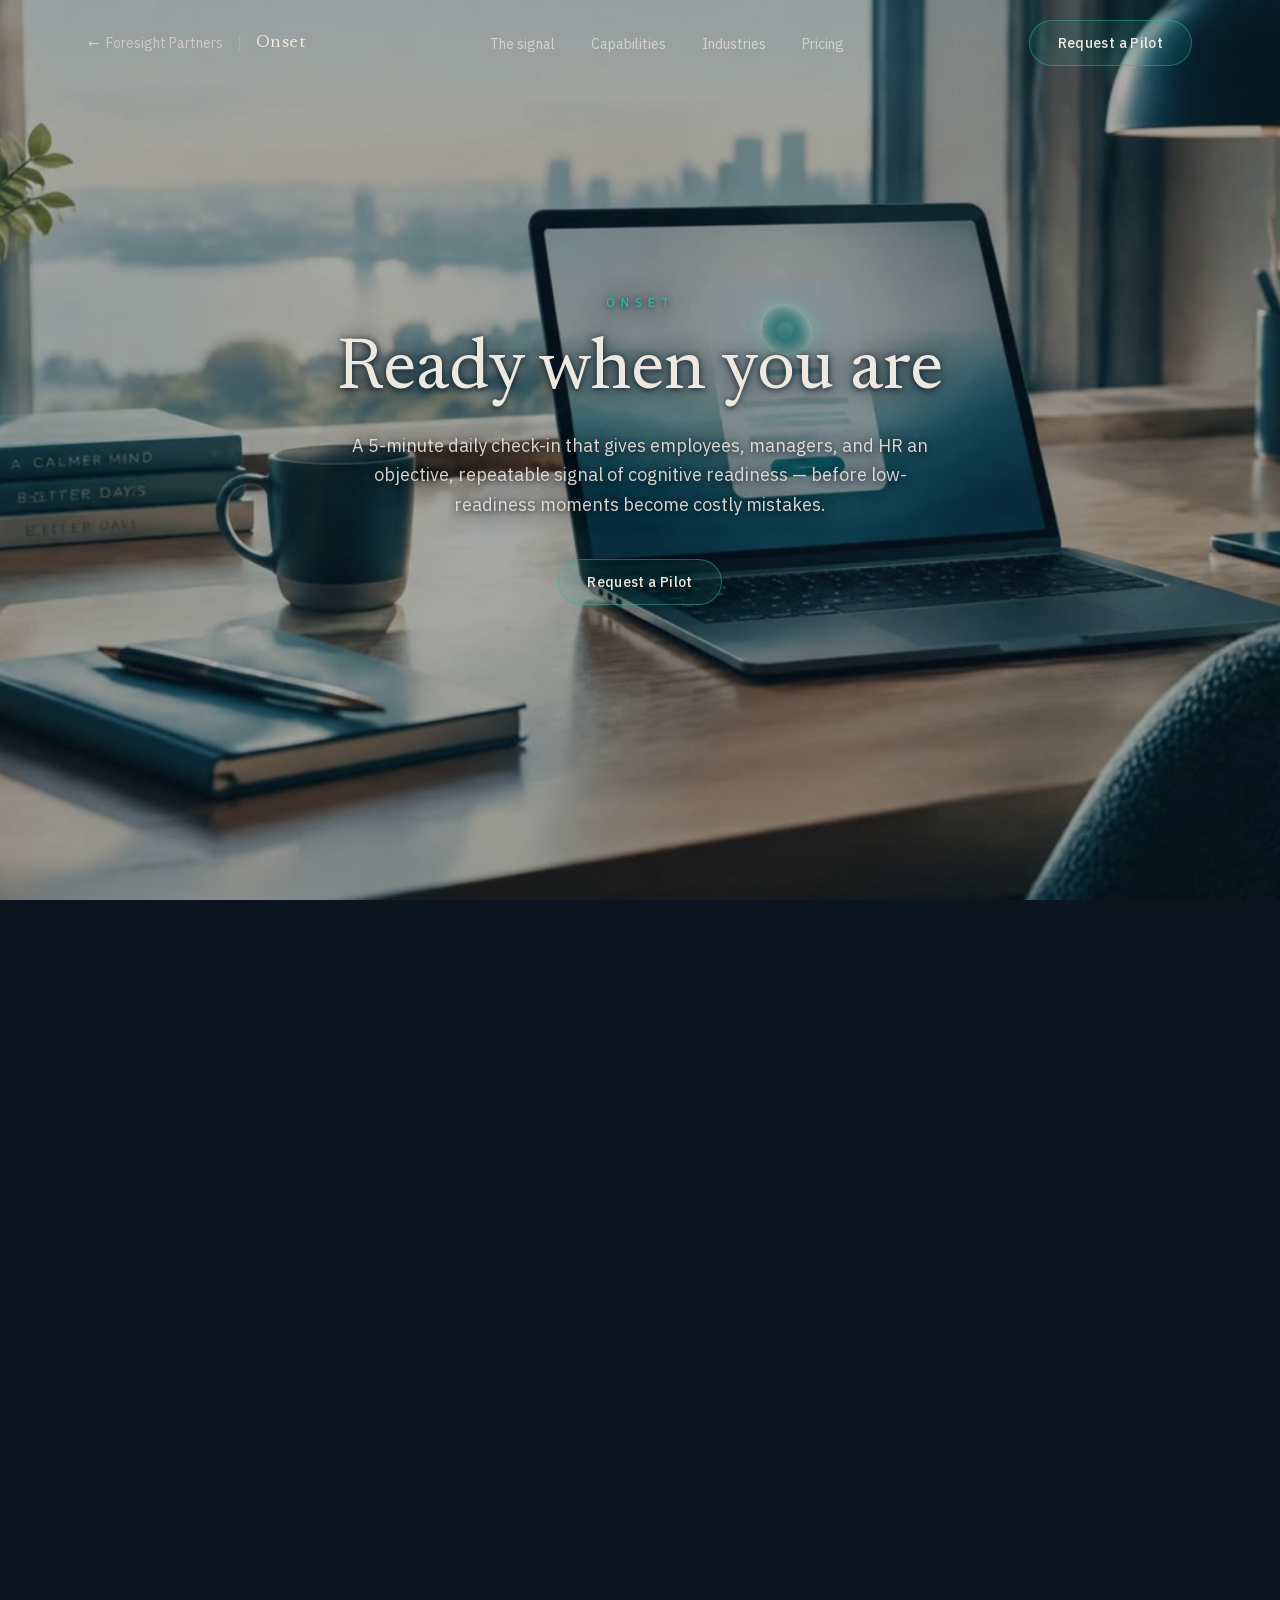
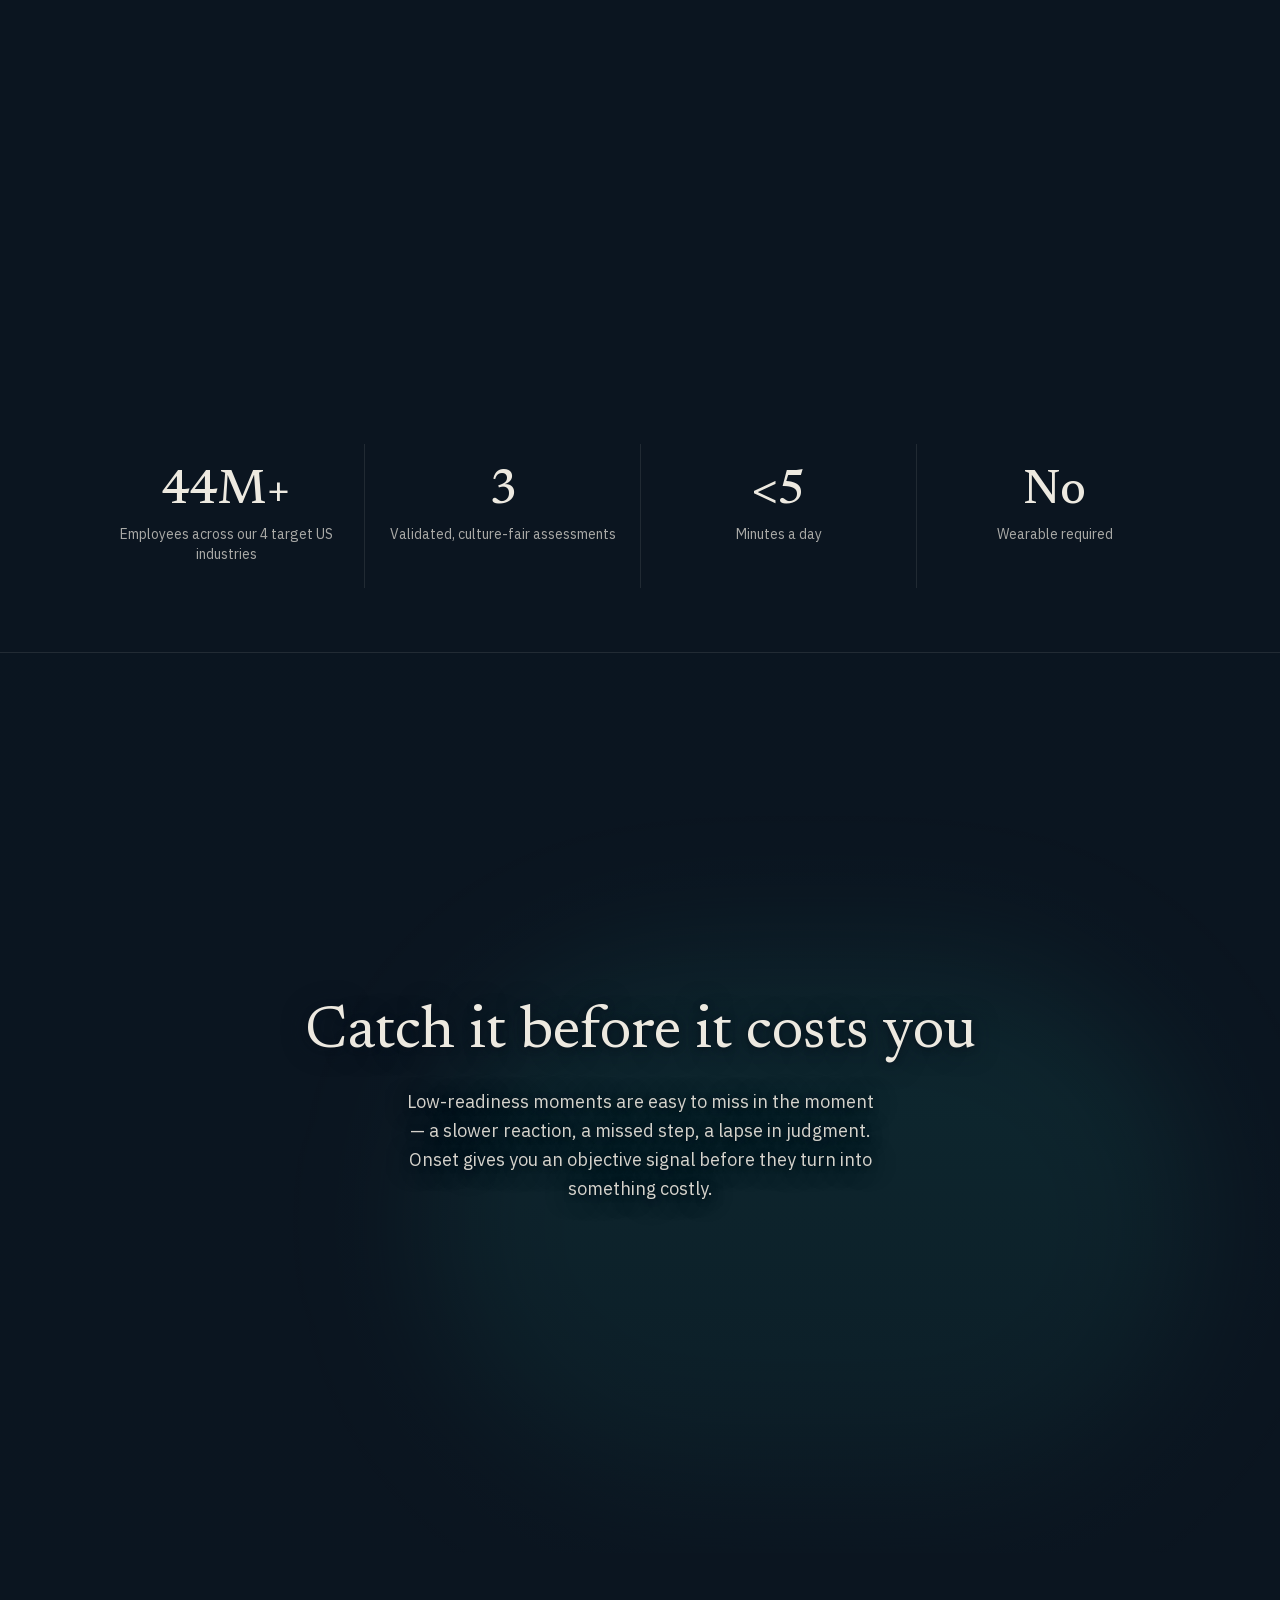
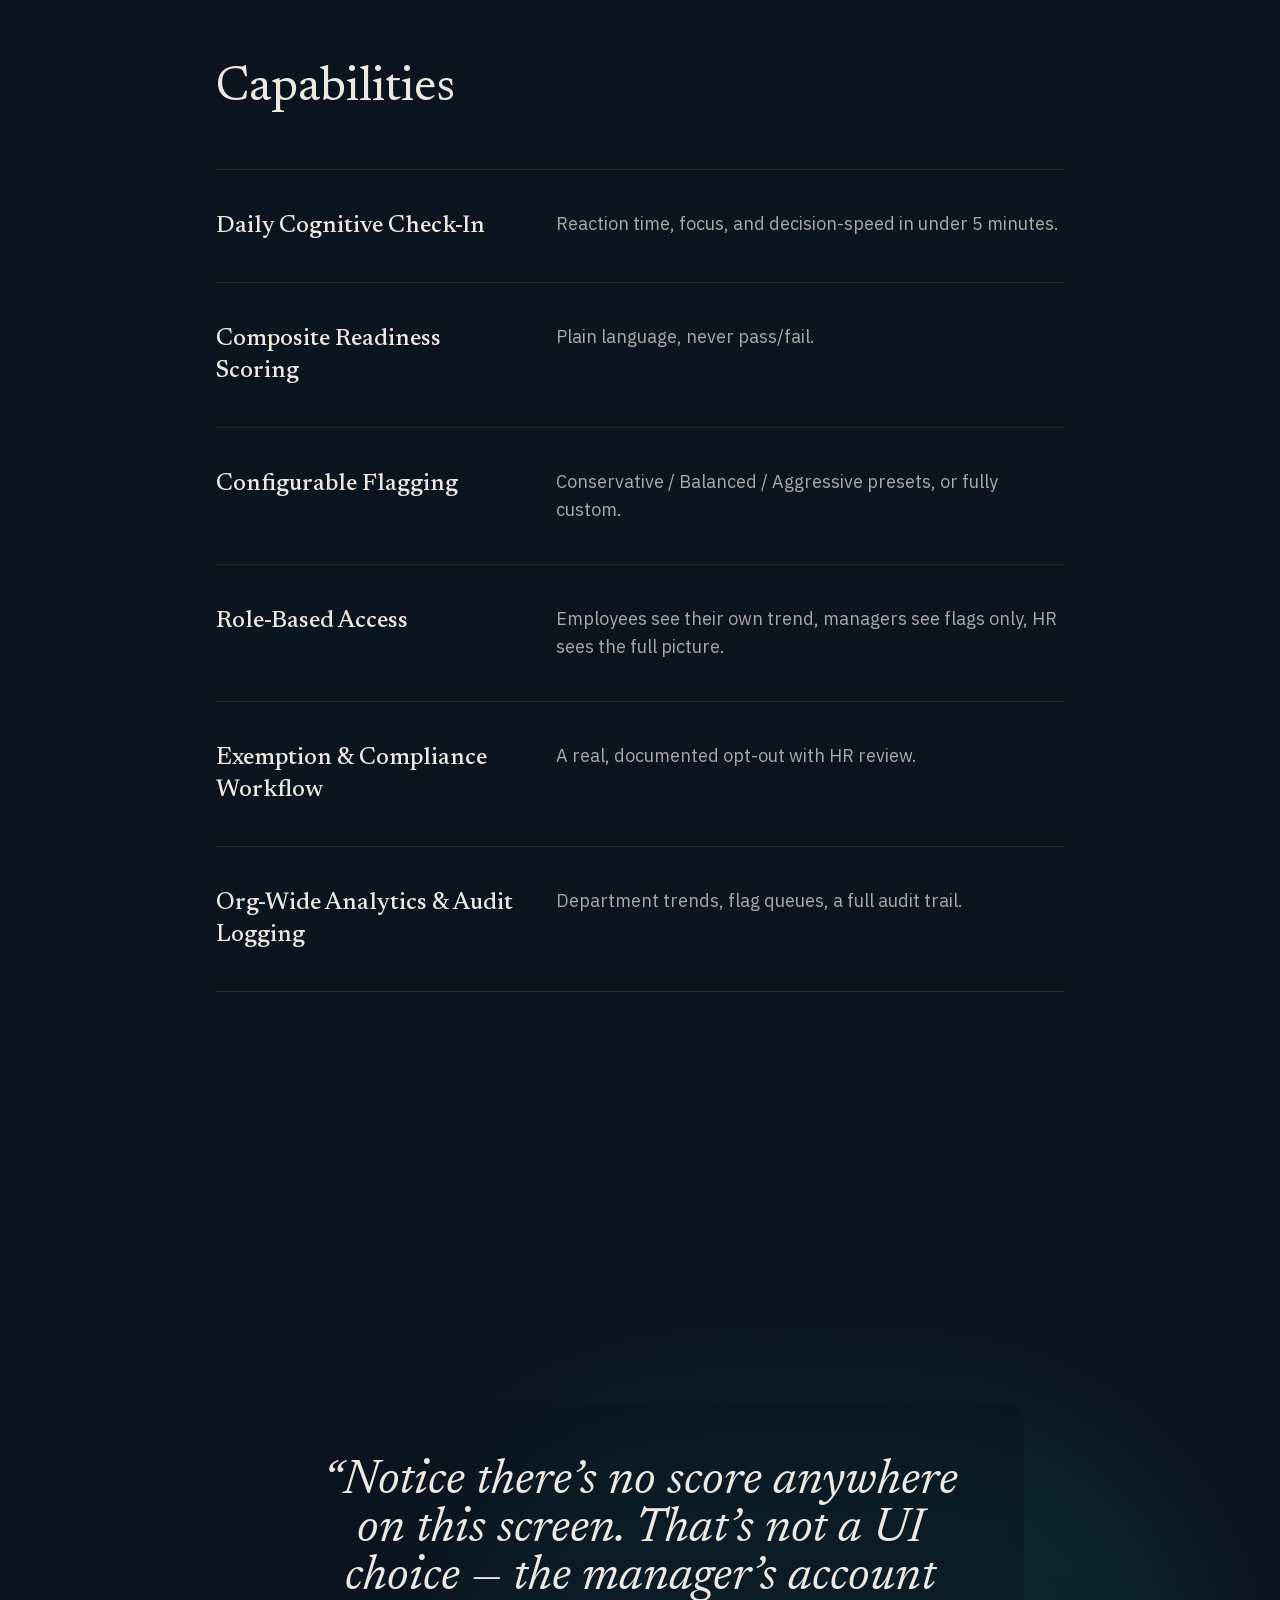
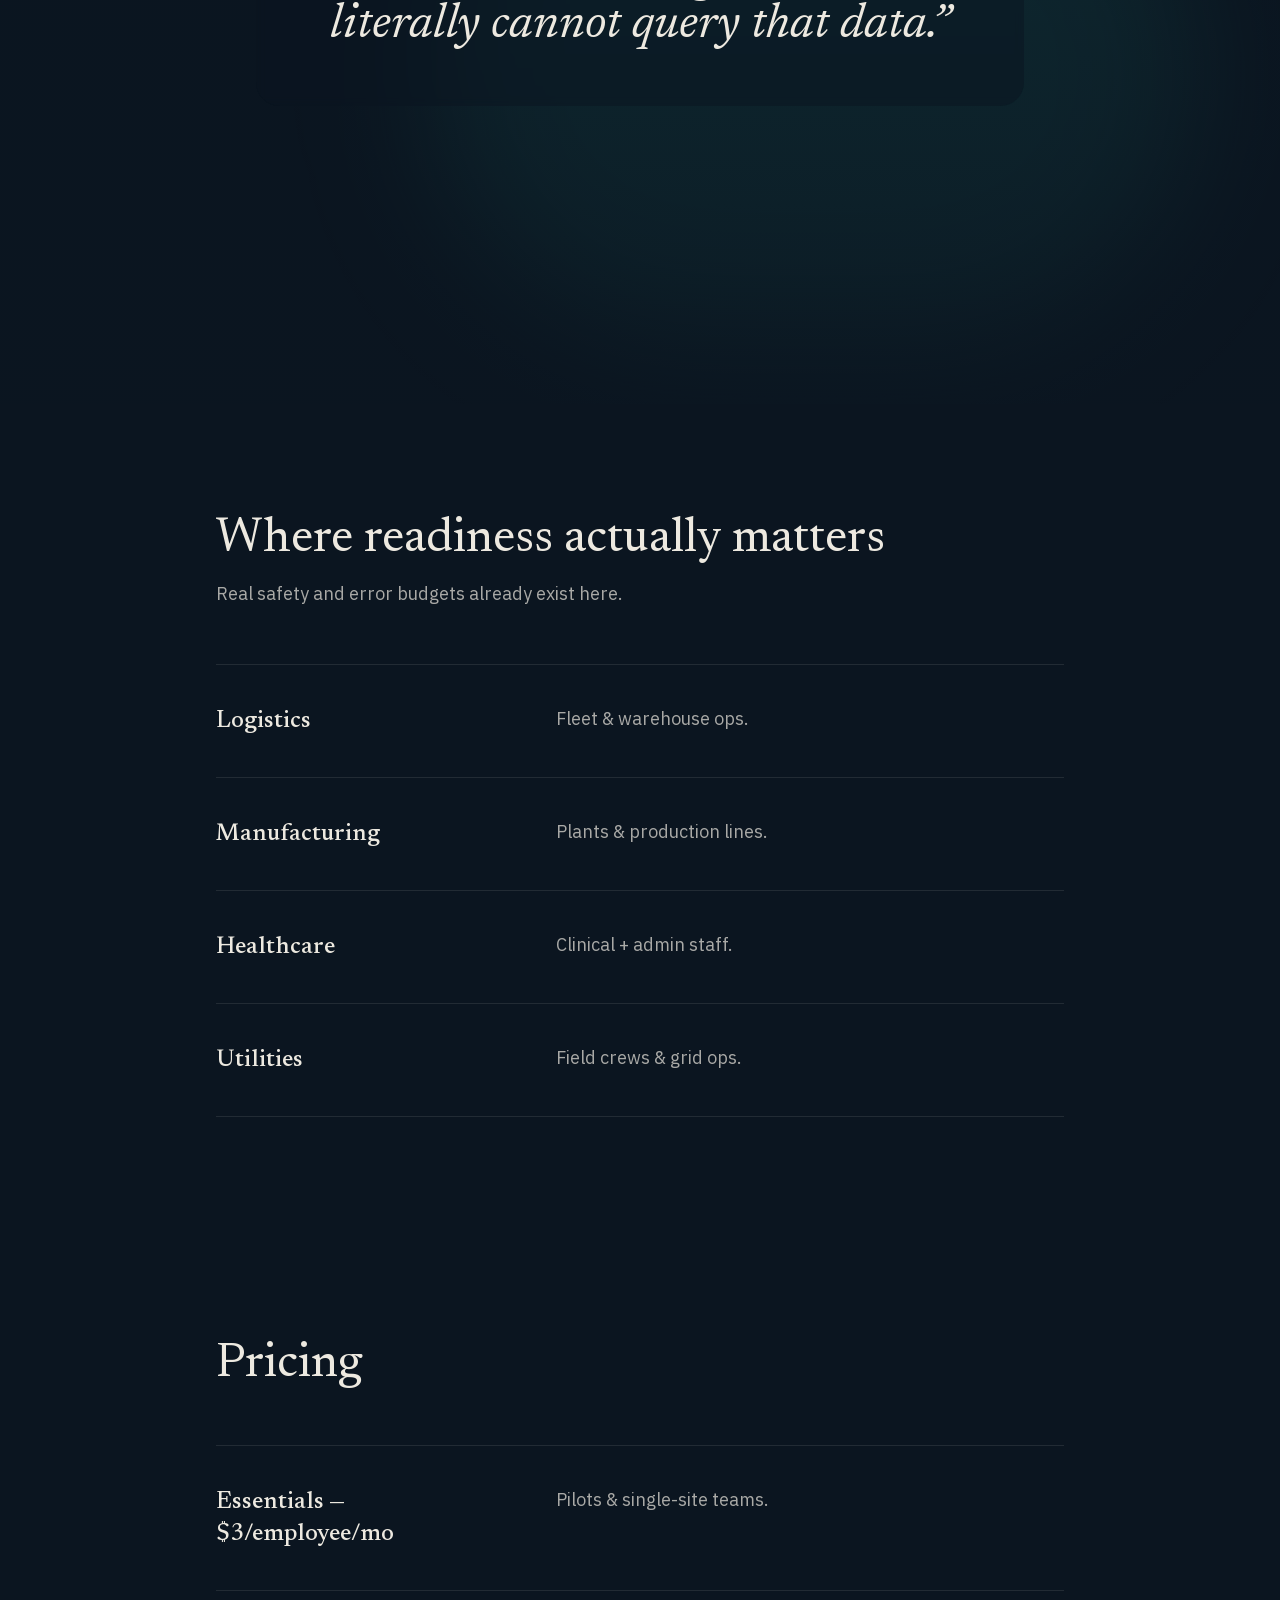
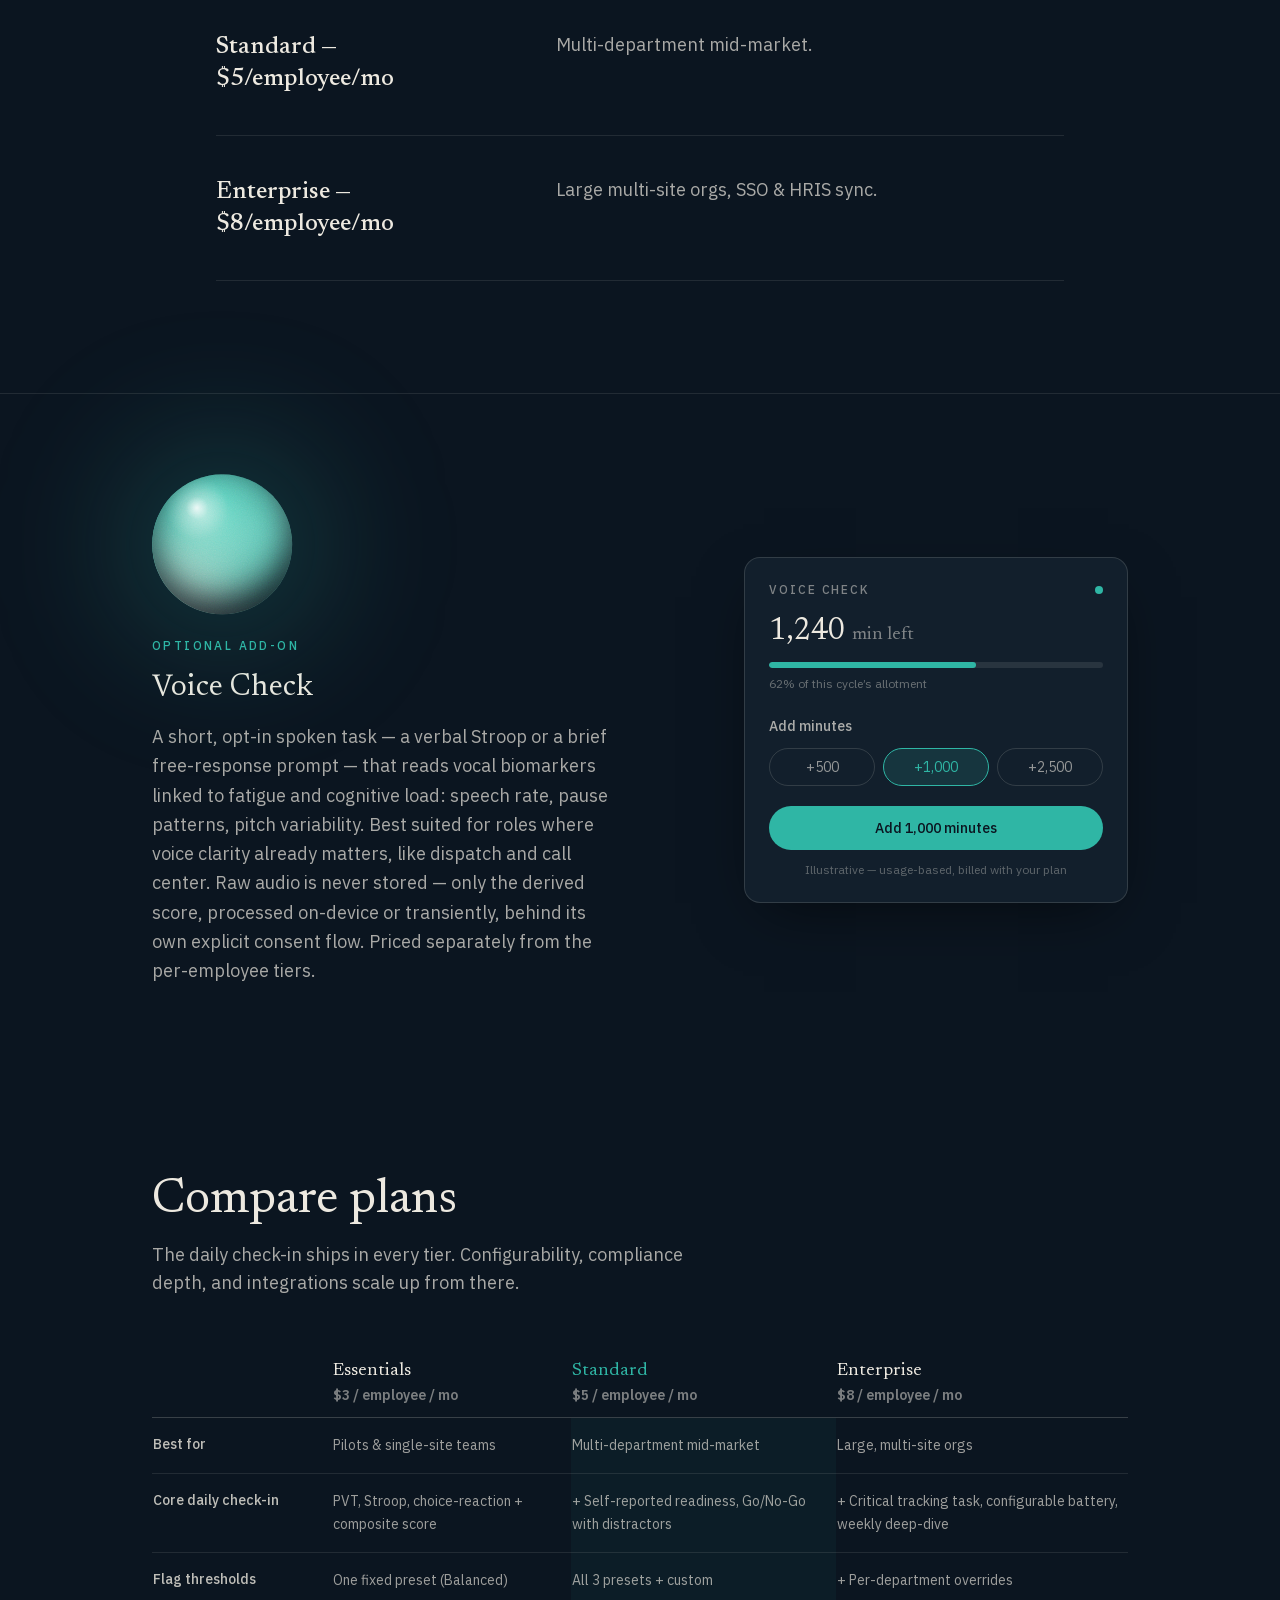
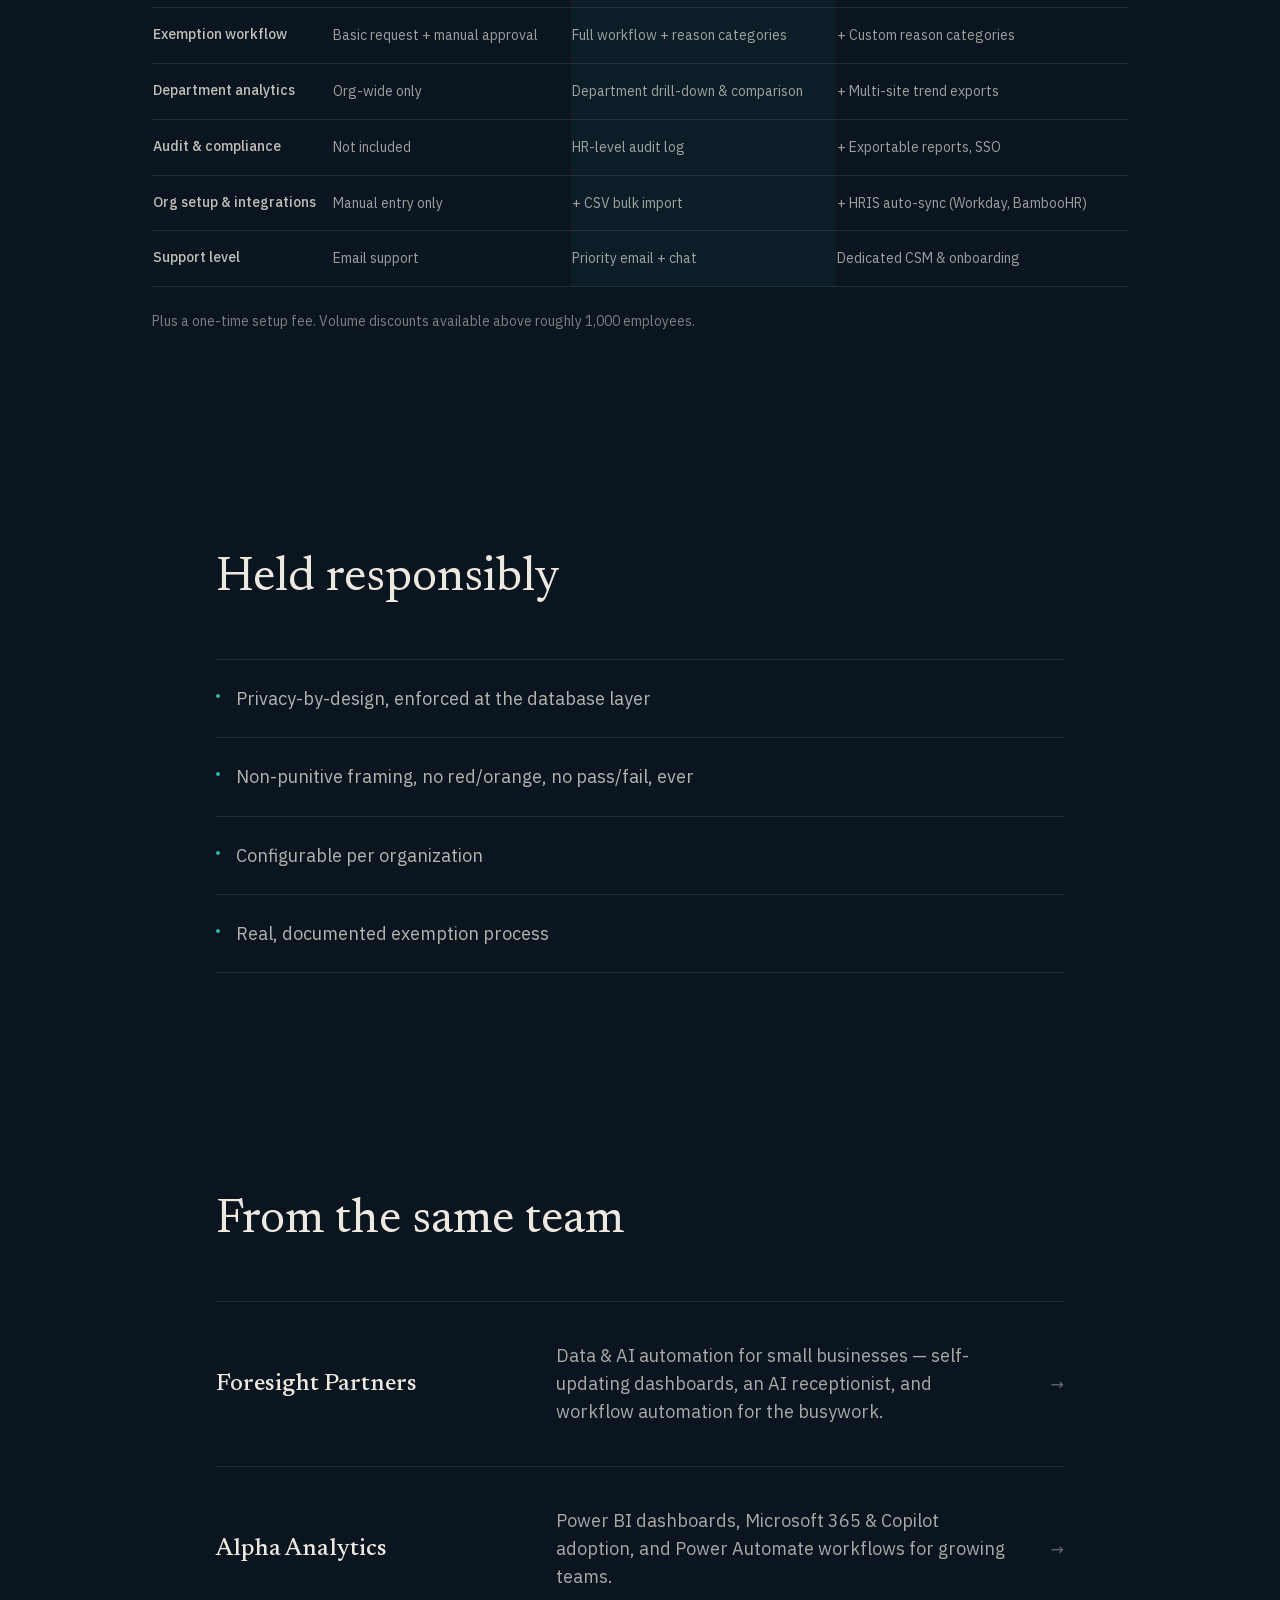
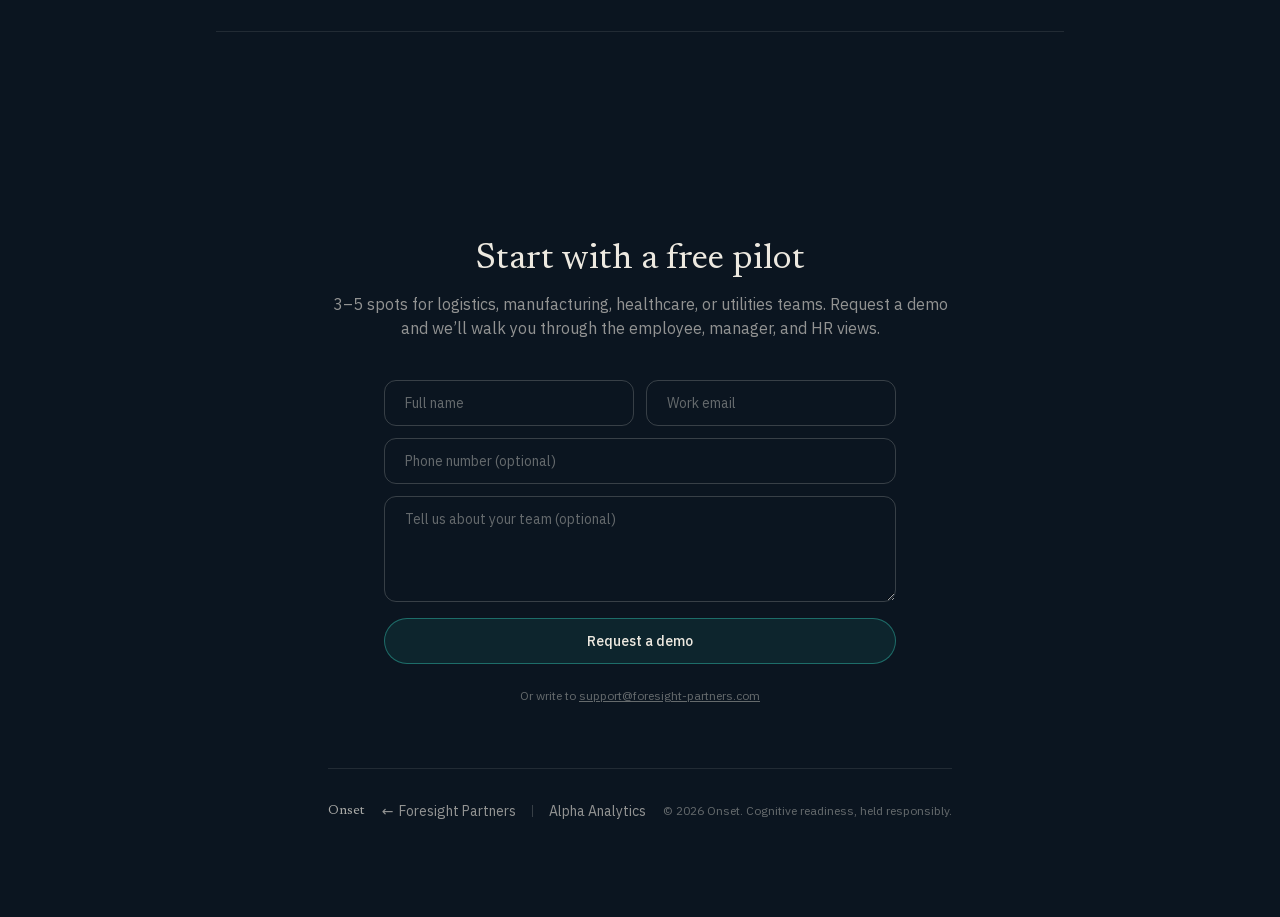
<file: onset/index.html>
<!DOCTYPE html><html lang="en" class="__variable_9246d0 __variable_277fcc"><head><meta charSet="utf-8"/><meta name="viewport" content="width=device-width, initial-scale=1"/><link rel="stylesheet" href="/onset/_next/static/css/805dd7bf8aff719e.css" data-precedence="next"/><link rel="preload" as="script" fetchPriority="low" href="/onset/_next/static/chunks/webpack-fa237155575a82e8.js"/><script src="/onset/_next/static/chunks/fd9d1056-b11b2651f33aae7f.js" async=""></script><script src="/onset/_next/static/chunks/117-1e498db5e107cd96.js" async=""></script><script src="/onset/_next/static/chunks/main-app-c574182267d75a1b.js" async=""></script><script src="/onset/_next/static/chunks/27-77c2fc15030a6785.js" async=""></script><script src="/onset/_next/static/chunks/460-1185d3f3103ae2a9.js" async=""></script><script src="/onset/_next/static/chunks/app/page-94b8122a14c7380b.js" async=""></script><script src="/onset/_next/static/chunks/466-fb1bbeffd4a64cd3.js" async=""></script><script src="/onset/_next/static/chunks/app/layout-bcc39653d3a5b623.js" async=""></script><meta name="theme-color" content="#0B1520"/><title>Onset — Ready when you are</title><meta name="description" content="A 5-minute daily check-in that gives employees, managers, and HR an objective, repeatable signal of cognitive readiness — before low-readiness moments become costly mistakes."/><link rel="icon" href="/onset/favicon.ico" type="image/x-icon" sizes="16x16"/><script src="/onset/_next/static/chunks/polyfills-42372ed130431b0a.js" noModule=""></script></head><body class="bg-navy font-sans text-paper"><header class="fixed inset-x-0 top-0 z-50 transition-colors duration-300 bg-transparent"><nav class="mx-auto flex max-w-6xl items-center justify-between px-6 py-5" aria-label="Primary"><div class="flex items-center gap-4"><a href="https://foresight-partners.com" class="hidden items-center gap-1.5 text-sm text-paper/60 transition-colors duration-200 hover:text-paper lg:inline-flex"><span aria-hidden="true">←</span> Foresight Partners</a><span class="hidden h-4 w-px bg-paper/20 lg:block" aria-hidden="true"></span><a class="font-display text-lg tracking-wide text-paper" href="#top">Onset</a></div><ul class="hidden items-center gap-9 lg:flex"><li><a class="text-sm text-paper/70 transition-colors duration-200 hover:text-paper" href="#signal">The signal</a></li><li><a class="text-sm text-paper/70 transition-colors duration-200 hover:text-paper" href="#capabilities">Capabilities</a></li><li><a class="text-sm text-paper/70 transition-colors duration-200 hover:text-paper" href="#industries">Industries</a></li><li><a class="text-sm text-paper/70 transition-colors duration-200 hover:text-paper" href="#pricing">Pricing</a></li></ul><div class="hidden lg:block"><a class="inline-flex items-center justify-center rounded-full border border-teal/50 bg-teal/10 px-7 py-3 text-sm font-medium tracking-wide text-paper transition-colors duration-200 hover:bg-teal/20 focus-visible:outline-2 focus-visible:outline-teal focus-visible:outline-offset-2 " href="#pilot">Request a Pilot</a></div><button type="button" class="flex items-center justify-center rounded-full p-2 text-paper lg:hidden" aria-expanded="false" aria-controls="mobile-menu" aria-label="Open menu"><svg width="20" height="20" viewBox="0 0 24 24" fill="none" aria-hidden="true"><path d="M4 7h16M4 12h16M4 17h16" stroke="currentColor" stroke-width="1.4" stroke-linecap="round"></path></svg></button></nav></header><main><section id="top" aria-label="Introduction" class="relative" style="height:220vh"><div class="sticky top-0 flex h-screen items-center overflow-hidden bg-navy"><canvas class="absolute inset-0 h-full w-full" aria-hidden="true"></canvas><div class="absolute inset-0 bg-navy/35"></div><div class="relative z-10 mx-auto w-full max-w-3xl px-6 text-center text-shadow-cinematic"><p class="text-xs font-medium uppercase text-teal" style="opacity:0;letter-spacing:0.1em">Onset</p><h1 class="mt-6 text-balance font-display text-5xl font-normal leading-[1.05] text-paper sm:text-6xl lg:text-7xl" style="opacity:0;transform:translateY(18px)">Ready when you are</h1><p class="mx-auto mt-6 max-w-xl text-pretty text-lg leading-relaxed text-paper/90" style="opacity:0;transform:translateY(14px)">A 5-minute daily check-in that gives employees, managers, and HR an objective, repeatable signal of cognitive readiness — before low-readiness moments become costly mistakes.</p><div class="mt-10 flex justify-center" style="opacity:0;transform:translateY(14px)"><a class="inline-flex items-center justify-center rounded-full border border-teal/50 bg-teal/10 px-7 py-3 text-sm font-medium tracking-wide text-paper transition-colors duration-200 hover:bg-teal/20 focus-visible:outline-2 focus-visible:outline-teal focus-visible:outline-offset-2 " href="#pilot">Request a Pilot</a></div></div></div></section><section aria-label="By the numbers" class="border-b border-paper/10 bg-navy py-16"><div class="mx-auto grid max-w-6xl grid-cols-2 divide-y divide-paper/10 px-6 sm:grid-cols-4 sm:divide-x sm:divide-y-0"><div class="px-2 py-6 text-center sm:px-6"><p class="font-display text-4xl font-medium text-paper sm:text-5xl"><span>0</span>M+</p><p class="mt-2 text-sm text-paper/70">Employees across our 4 target US industries</p></div><div class="px-2 py-6 text-center sm:px-6"><p class="font-display text-4xl font-medium text-paper sm:text-5xl"><span>0</span></p><p class="mt-2 text-sm text-paper/70">Validated, culture-fair assessments</p></div><div class="px-2 py-6 text-center sm:px-6"><p class="font-display text-4xl font-medium text-paper sm:text-5xl">&lt;<span>0</span></p><p class="mt-2 text-sm text-paper/70">Minutes a day</p></div><div class="px-2 py-6 text-center sm:px-6"><p class="font-display text-4xl font-medium text-paper sm:text-5xl">No</p><p class="mt-2 text-sm text-paper/70">Wearable required</p></div></div></section><section id="signal" aria-label="Catch it before it costs you" class="relative flex min-h-screen items-center overflow-hidden py-28"><div class="absolute inset-0 overflow-hidden"><div aria-hidden="true" class="absolute inset-0 overflow-hidden bg-navy "><div class="absolute left-1/3 top-1/3 h-[60%] w-[60%] rounded-full bg-teal/25 blur-3xl animate-glow-drift"></div></div><div class="absolute inset-0 bg-navy/45"></div><div class="absolute inset-0 bg-gradient-to-b from-navy/40 via-navy/25 to-navy/70"></div></div><div class="relative z-10 mx-auto w-full max-w-6xl px-6"><div class="mx-auto max-w-2xl text-center text-shadow-cinematic"><h2 class="text-balance font-display text-4xl font-normal leading-tight text-paper sm:text-5xl lg:text-6xl">Catch it before it costs you</h2><p class="mx-auto mt-6 max-w-lg text-pretty text-lg leading-relaxed text-paper/90">Low-readiness moments are easy to miss in the moment — a slower reaction, a missed step, a lapse in judgment. Onset gives you an objective signal before they turn into something costly.</p></div></div></section><section id="capabilities" aria-label="Capabilities" class="bg-navy py-28"><div class="mx-auto max-w-4xl px-6"><h2 class="font-display text-4xl font-normal text-paper sm:text-5xl">Capabilities</h2><div class="mt-14 border-t border-paper/10"><div class="grid gap-2 border-b border-paper/10 py-8 sm:grid-cols-[minmax(0,300px)_1fr] sm:gap-10 sm:py-10"><h3 class="font-display text-xl font-medium text-paper sm:text-2xl">Daily Cognitive Check-In</h3><p class="text-base leading-relaxed text-paper/70 sm:text-lg">Reaction time, focus, and decision-speed in under 5 minutes.</p></div><div class="grid gap-2 border-b border-paper/10 py-8 sm:grid-cols-[minmax(0,300px)_1fr] sm:gap-10 sm:py-10"><h3 class="font-display text-xl font-medium text-paper sm:text-2xl">Composite Readiness Scoring</h3><p class="text-base leading-relaxed text-paper/70 sm:text-lg">Plain language, never pass/fail.</p></div><div class="grid gap-2 border-b border-paper/10 py-8 sm:grid-cols-[minmax(0,300px)_1fr] sm:gap-10 sm:py-10"><h3 class="font-display text-xl font-medium text-paper sm:text-2xl">Configurable Flagging</h3><p class="text-base leading-relaxed text-paper/70 sm:text-lg">Conservative / Balanced / Aggressive presets, or fully custom.</p></div><div class="grid gap-2 border-b border-paper/10 py-8 sm:grid-cols-[minmax(0,300px)_1fr] sm:gap-10 sm:py-10"><h3 class="font-display text-xl font-medium text-paper sm:text-2xl">Role-Based Access</h3><p class="text-base leading-relaxed text-paper/70 sm:text-lg">Employees see their own trend, managers see flags only, HR sees the full picture.</p></div><div class="grid gap-2 border-b border-paper/10 py-8 sm:grid-cols-[minmax(0,300px)_1fr] sm:gap-10 sm:py-10"><h3 class="font-display text-xl font-medium text-paper sm:text-2xl">Exemption &amp; Compliance Workflow</h3><p class="text-base leading-relaxed text-paper/70 sm:text-lg">A real, documented opt-out with HR review.</p></div><div class="grid gap-2 border-b border-paper/10 py-8 sm:grid-cols-[minmax(0,300px)_1fr] sm:gap-10 sm:py-10"><h3 class="font-display text-xl font-medium text-paper sm:text-2xl">Org-Wide Analytics &amp; Audit Logging</h3><p class="text-base leading-relaxed text-paper/70 sm:text-lg">Department trends, flag queues, a full audit trail.</p></div></div></div></section><section id="privacy" aria-label="Product statement" class="relative flex min-h-screen items-center overflow-hidden py-28"><div class="absolute inset-0 overflow-hidden"><div aria-hidden="true" class="absolute inset-0 overflow-hidden bg-navy "><div class="absolute left-1/3 top-1/3 h-[60%] w-[60%] rounded-full bg-teal/25 blur-3xl animate-glow-drift"></div></div><div class="absolute inset-0 bg-navy/45"></div><div class="absolute inset-0 bg-gradient-to-b from-navy/40 via-navy/25 to-navy/70"></div></div><div class="relative z-10 mx-auto w-full max-w-6xl px-6"><div class="mx-auto max-w-3xl rounded-3xl bg-navy/50 px-6 py-10 text-center backdrop-blur-sm sm:px-14 sm:py-14"><p class="text-balance font-display text-3xl font-normal italic leading-snug text-paper sm:text-4xl lg:text-5xl">“Notice there’s no score anywhere on this screen. That’s not a UI choice — the manager’s account literally cannot query that data.”</p></div></div></section><section id="industries" aria-label="Industries" class="bg-navy py-28"><div class="mx-auto max-w-4xl px-6"><h2 class="font-display text-4xl font-normal text-paper sm:text-5xl">Where readiness actually matters</h2><p class="mt-4 max-w-xl text-lg text-paper/70">Real safety and error budgets already exist here.</p><div class="mt-14 border-t border-paper/10"><div class="grid gap-2 border-b border-paper/10 py-8 sm:grid-cols-[minmax(0,300px)_1fr] sm:gap-10 sm:py-10"><h3 class="font-display text-xl font-medium text-paper sm:text-2xl">Logistics</h3><p class="text-base leading-relaxed text-paper/70 sm:text-lg">Fleet &amp; warehouse ops.</p></div><div class="grid gap-2 border-b border-paper/10 py-8 sm:grid-cols-[minmax(0,300px)_1fr] sm:gap-10 sm:py-10"><h3 class="font-display text-xl font-medium text-paper sm:text-2xl">Manufacturing</h3><p class="text-base leading-relaxed text-paper/70 sm:text-lg">Plants &amp; production lines.</p></div><div class="grid gap-2 border-b border-paper/10 py-8 sm:grid-cols-[minmax(0,300px)_1fr] sm:gap-10 sm:py-10"><h3 class="font-display text-xl font-medium text-paper sm:text-2xl">Healthcare</h3><p class="text-base leading-relaxed text-paper/70 sm:text-lg">Clinical + admin staff.</p></div><div class="grid gap-2 border-b border-paper/10 py-8 sm:grid-cols-[minmax(0,300px)_1fr] sm:gap-10 sm:py-10"><h3 class="font-display text-xl font-medium text-paper sm:text-2xl">Utilities</h3><p class="text-base leading-relaxed text-paper/70 sm:text-lg">Field crews &amp; grid ops.</p></div></div></div></section><section id="pricing" aria-label="Pricing" class="bg-navy py-28"><div class="mx-auto max-w-4xl px-6"><h2 class="font-display text-4xl font-normal text-paper sm:text-5xl">Pricing</h2><div class="mt-14 border-t border-paper/10"><div class="grid gap-2 border-b border-paper/10 py-8 sm:grid-cols-[minmax(0,300px)_1fr] sm:gap-10 sm:py-10"><h3 class="font-display text-xl font-medium text-paper sm:text-2xl">Essentials — $3/employee/mo</h3><p class="text-base leading-relaxed text-paper/70 sm:text-lg">Pilots &amp; single-site teams.</p></div><div class="grid gap-2 border-b border-paper/10 py-8 sm:grid-cols-[minmax(0,300px)_1fr] sm:gap-10 sm:py-10"><h3 class="font-display text-xl font-medium text-paper sm:text-2xl">Standard — $5/employee/mo</h3><p class="text-base leading-relaxed text-paper/70 sm:text-lg">Multi-department mid-market.</p></div><div class="grid gap-2 border-b border-paper/10 py-8 sm:grid-cols-[minmax(0,300px)_1fr] sm:gap-10 sm:py-10"><h3 class="font-display text-xl font-medium text-paper sm:text-2xl">Enterprise — $8/employee/mo</h3><p class="text-base leading-relaxed text-paper/70 sm:text-lg">Large multi-site orgs, SSO &amp; HRIS sync.</p></div></div></div></section><section aria-label="Voice Check add-on" class="border-t border-paper/10 bg-navy py-20"><div class="mx-auto grid max-w-5xl items-center gap-12 px-6 lg:grid-cols-2"><div><div aria-hidden="true" class="relative shrink-0 mb-6" style="width:140px;height:140px"><div class="absolute -inset-10 rounded-full bg-teal/20 blur-3xl"></div><div class="absolute inset-0 overflow-hidden rounded-full"><div class="absolute inset-0" style="background:radial-gradient(circle at 36% 30%, #bdf2e6 0%, #4fc9b6 22%, #1f8a7c 48%, #0f3b3a 72%, #0B1520 100%)"></div><div class="absolute -inset-6" style="filter:blur(18px);background:radial-gradient(circle at 68% 38%, rgba(127,224,208,0.85), transparent 50%), radial-gradient(circle at 40% 75%, rgba(237,233,224,0.7), transparent 50%), radial-gradient(circle at 20% 55%, rgba(47,182,165,0.7), transparent 50%)"></div><div class="absolute inset-0" style="background:radial-gradient(circle at 32% 24%, rgba(255,255,255,0.85) 0%, rgba(255,255,255,0.25) 8%, transparent 22%)"></div><svg class="absolute inset-0 h-full w-full opacity-[0.22] mix-blend-overlay"><filter id=":Rb2fsq:"><feTurbulence type="fractalNoise" baseFrequency="0.85" numOctaves="2" stitchTiles="stitch"></feTurbulence></filter><rect width="100%" height="100%" filter="url(#:Rb2fsq:)"></rect></svg><div class="absolute inset-0 rounded-full shadow-[inset_0_-14px_30px_rgba(6,11,20,0.65),inset_0_10px_20px_rgba(255,255,255,0.08)]"></div></div></div><p class="text-xs font-medium uppercase tracking-[0.2em] text-teal">Optional add-on</p><h3 class="mt-4 font-display text-2xl font-normal text-paper sm:text-3xl">Voice Check</h3><p class="mt-4 text-pretty text-lg leading-relaxed text-paper/70">A short, opt-in spoken task — a verbal Stroop or a brief free-response prompt — that reads vocal biomarkers linked to fatigue and cognitive load: speech rate, pause patterns, pitch variability. Best suited for roles where voice clarity already matters, like dispatch and call center. Raw audio is never stored — only the derived score, processed on-device or transiently, behind its own explicit consent flow. Priced separately from the per-employee tiers.</p></div><div class="flex justify-center lg:justify-end"><div class="w-full max-w-sm rounded-2xl border border-paper/15 bg-navy-raised p-6 shadow-[0_20px_60px_-20px_rgba(0,0,0,0.6)]"><div class="flex items-center justify-between"><span class="text-xs font-medium uppercase tracking-[0.16em] text-paper/50">Voice Check</span><span class="h-2 w-2 rounded-full bg-teal" aria-hidden="true"></span></div><p class="mt-4 font-display text-3xl font-normal text-paper">1,240 <span class="text-lg text-paper/50">min left</span></p><div class="mt-3 h-1.5 w-full overflow-hidden rounded-full bg-paper/10"><div class="h-full w-[62%] rounded-full bg-teal"></div></div><p class="mt-2 text-xs text-paper/40">62% of this cycle’s allotment</p><p class="mt-6 text-sm font-medium text-paper/70">Add minutes</p><div class="mt-3 grid grid-cols-3 gap-2"><button type="button" aria-pressed="false" class="rounded-full border px-3 py-2 text-sm transition-colors duration-200 border-paper/15 text-paper/60 hover:border-paper/30">+<!-- -->500</button><button type="button" aria-pressed="true" class="rounded-full border px-3 py-2 text-sm transition-colors duration-200 border-teal bg-teal/15 text-teal">+<!-- -->1,000</button><button type="button" aria-pressed="false" class="rounded-full border px-3 py-2 text-sm transition-colors duration-200 border-paper/15 text-paper/60 hover:border-paper/30">+<!-- -->2,500</button></div><button type="button" class="mt-5 w-full rounded-full bg-teal py-3 text-sm font-medium text-navy transition-opacity duration-200 hover:opacity-90 focus-visible:outline-2 focus-visible:outline-teal focus-visible:outline-offset-2">Add <!-- -->1,000<!-- --> minutes</button><p class="mt-3 text-center text-xs text-paper/35">Illustrative — usage-based, billed with your plan</p></div></div></div></section><section aria-label="Compare plans" class="bg-navy py-28"><div class="mx-auto max-w-5xl px-6"><h2 class="font-display text-4xl font-normal text-paper sm:text-5xl">Compare plans</h2><p class="mt-4 max-w-xl text-lg text-paper/70">The daily check-in ships in every tier. Configurability, compliance depth, and integrations scale up from there.</p><div class="mt-12 overflow-x-auto"><table class="w-full min-w-[720px] border-collapse text-left"><thead><tr class="border-b border-paper/20"><th scope="col" class="w-[180px] py-3 pr-4 text-sm font-medium text-paper/50"> </th><th scope="col" class="py-3 pr-4"><span class="font-display text-lg font-normal text-paper">Essentials</span><span class="block text-sm text-paper/50">$3 / employee / mo</span></th><th scope="col" class="py-3 pr-4"><span class="font-display text-lg font-normal text-teal">Standard</span><span class="block text-sm text-paper/50">$5 / employee / mo</span></th><th scope="col" class="py-3"><span class="font-display text-lg font-normal text-paper">Enterprise</span><span class="block text-sm text-paper/50">$8 / employee / mo</span></th></tr></thead><tbody><tr class="border-b border-paper/10"><th scope="row" class="py-4 pr-4 align-top text-sm font-medium text-paper/80">Best for</th><td class="py-4 pr-4 align-top text-sm leading-relaxed text-paper/65">Pilots &amp; single-site teams</td><td class="bg-teal/5 py-4 pr-4 align-top text-sm leading-relaxed text-paper/65">Multi-department mid-market</td><td class="py-4 align-top text-sm leading-relaxed text-paper/65">Large, multi-site orgs</td></tr><tr class="border-b border-paper/10"><th scope="row" class="py-4 pr-4 align-top text-sm font-medium text-paper/80">Core daily check-in</th><td class="py-4 pr-4 align-top text-sm leading-relaxed text-paper/65">PVT, Stroop, choice-reaction + composite score</td><td class="bg-teal/5 py-4 pr-4 align-top text-sm leading-relaxed text-paper/65">+ Self-reported readiness, Go/No-Go with distractors</td><td class="py-4 align-top text-sm leading-relaxed text-paper/65">+ Critical tracking task, configurable battery, weekly deep-dive</td></tr><tr class="border-b border-paper/10"><th scope="row" class="py-4 pr-4 align-top text-sm font-medium text-paper/80">Flag thresholds</th><td class="py-4 pr-4 align-top text-sm leading-relaxed text-paper/65">One fixed preset (Balanced)</td><td class="bg-teal/5 py-4 pr-4 align-top text-sm leading-relaxed text-paper/65">All 3 presets + custom</td><td class="py-4 align-top text-sm leading-relaxed text-paper/65">+ Per-department overrides</td></tr><tr class="border-b border-paper/10"><th scope="row" class="py-4 pr-4 align-top text-sm font-medium text-paper/80">Exemption workflow</th><td class="py-4 pr-4 align-top text-sm leading-relaxed text-paper/65">Basic request + manual approval</td><td class="bg-teal/5 py-4 pr-4 align-top text-sm leading-relaxed text-paper/65">Full workflow + reason categories</td><td class="py-4 align-top text-sm leading-relaxed text-paper/65">+ Custom reason categories</td></tr><tr class="border-b border-paper/10"><th scope="row" class="py-4 pr-4 align-top text-sm font-medium text-paper/80">Department analytics</th><td class="py-4 pr-4 align-top text-sm leading-relaxed text-paper/65">Org-wide only</td><td class="bg-teal/5 py-4 pr-4 align-top text-sm leading-relaxed text-paper/65">Department drill-down &amp; comparison</td><td class="py-4 align-top text-sm leading-relaxed text-paper/65">+ Multi-site trend exports</td></tr><tr class="border-b border-paper/10"><th scope="row" class="py-4 pr-4 align-top text-sm font-medium text-paper/80">Audit &amp; compliance</th><td class="py-4 pr-4 align-top text-sm leading-relaxed text-paper/65">Not included</td><td class="bg-teal/5 py-4 pr-4 align-top text-sm leading-relaxed text-paper/65">HR-level audit log</td><td class="py-4 align-top text-sm leading-relaxed text-paper/65">+ Exportable reports, SSO</td></tr><tr class="border-b border-paper/10"><th scope="row" class="py-4 pr-4 align-top text-sm font-medium text-paper/80">Org setup &amp; integrations</th><td class="py-4 pr-4 align-top text-sm leading-relaxed text-paper/65">Manual entry only</td><td class="bg-teal/5 py-4 pr-4 align-top text-sm leading-relaxed text-paper/65">+ CSV bulk import</td><td class="py-4 align-top text-sm leading-relaxed text-paper/65">+ HRIS auto-sync (Workday, BambooHR)</td></tr><tr class="border-b border-paper/10"><th scope="row" class="py-4 pr-4 align-top text-sm font-medium text-paper/80">Support level</th><td class="py-4 pr-4 align-top text-sm leading-relaxed text-paper/65">Email support</td><td class="bg-teal/5 py-4 pr-4 align-top text-sm leading-relaxed text-paper/65">Priority email + chat</td><td class="py-4 align-top text-sm leading-relaxed text-paper/65">Dedicated CSM &amp; onboarding</td></tr></tbody></table></div><p class="mt-6 text-sm text-paper/50">Plus a one-time setup fee. Volume discounts available above roughly 1,000 employees.</p></div></section><section aria-label="Held responsibly" class="bg-navy py-28"><div class="mx-auto max-w-4xl px-6"><h2 class="font-display text-4xl font-normal text-paper sm:text-5xl">Held responsibly</h2><div class="mt-14 border-t border-paper/10"><div class="flex items-start gap-4 border-b border-paper/10 py-6"><span class="mt-2.5 h-1 w-1 shrink-0 rounded-full bg-teal" aria-hidden="true"></span><p class="text-lg leading-relaxed text-paper/75">Privacy-by-design, enforced at the database layer</p></div><div class="flex items-start gap-4 border-b border-paper/10 py-6"><span class="mt-2.5 h-1 w-1 shrink-0 rounded-full bg-teal" aria-hidden="true"></span><p class="text-lg leading-relaxed text-paper/75">Non-punitive framing, no red/orange, no pass/fail, ever</p></div><div class="flex items-start gap-4 border-b border-paper/10 py-6"><span class="mt-2.5 h-1 w-1 shrink-0 rounded-full bg-teal" aria-hidden="true"></span><p class="text-lg leading-relaxed text-paper/75">Configurable per organization</p></div><div class="flex items-start gap-4 border-b border-paper/10 py-6"><span class="mt-2.5 h-1 w-1 shrink-0 rounded-full bg-teal" aria-hidden="true"></span><p class="text-lg leading-relaxed text-paper/75">Real, documented exemption process</p></div></div></div></section><section aria-label="From the same team" class="bg-navy py-28"><div class="mx-auto max-w-4xl px-6"><h2 class="font-display text-4xl font-normal text-paper sm:text-5xl">From the same team</h2><div class="mt-14 border-t border-paper/10"><a href="https://foresight-partners.com" target="_blank" rel="noopener" class="group grid gap-2 border-b border-paper/10 py-8 transition-colors duration-200 hover:bg-paper/[0.03] sm:grid-cols-[minmax(0,300px)_1fr_auto] sm:items-center sm:gap-10 sm:py-10"><h3 class="font-display text-xl font-medium text-paper sm:text-2xl">Foresight Partners</h3><p class="text-base leading-relaxed text-paper/70 sm:text-lg">Data &amp; AI automation for small businesses — self-updating dashboards, an AI receptionist, and workflow automation for the busywork.</p><span class="text-paper/40 transition-colors duration-200 group-hover:text-teal" aria-hidden="true">→</span></a><a href="https://buildalphaanalytics.com/" target="_blank" rel="noopener" class="group grid gap-2 border-b border-paper/10 py-8 transition-colors duration-200 hover:bg-paper/[0.03] sm:grid-cols-[minmax(0,300px)_1fr_auto] sm:items-center sm:gap-10 sm:py-10"><h3 class="font-display text-xl font-medium text-paper sm:text-2xl">Alpha Analytics</h3><p class="text-base leading-relaxed text-paper/70 sm:text-lg">Power BI dashboards, Microsoft 365 &amp; Copilot adoption, and Power Automate workflows for growing teams.</p><span class="text-paper/40 transition-colors duration-200 group-hover:text-teal" aria-hidden="true">→</span></a></div></div></section><footer id="pilot" class="bg-navy py-24"><div class="mx-auto max-w-2xl px-6 text-center"><h2 class="font-display text-3xl font-normal text-paper sm:text-4xl">Start with a free pilot</h2><p class="mt-3 text-paper/60">3–5 spots for logistics, manufacturing, healthcare, or utilities teams. Request a demo and we’ll walk you through the employee, manager, and HR views.</p><form class="mx-auto mt-10 flex max-w-lg flex-col gap-3 text-left"><div class="flex flex-col gap-3 sm:flex-row"><label for="demo-name" class="sr-only">Full name</label><input id="demo-name" type="text" required="" autoComplete="name" placeholder="Full name" class="w-full rounded-xl border border-paper/20 bg-transparent px-5 py-3 text-sm text-paper placeholder:text-paper/40 focus-visible:outline-2 focus-visible:outline-teal disabled:opacity-60" name="name"/><label for="demo-email" class="sr-only">Work email</label><input id="demo-email" type="email" required="" autoComplete="email" placeholder="Work email" class="w-full rounded-xl border border-paper/20 bg-transparent px-5 py-3 text-sm text-paper placeholder:text-paper/40 focus-visible:outline-2 focus-visible:outline-teal disabled:opacity-60" name="email"/></div><label for="demo-phone" class="sr-only">Phone number</label><input id="demo-phone" type="tel" autoComplete="tel" placeholder="Phone number (optional)" class="w-full rounded-xl border border-paper/20 bg-transparent px-5 py-3 text-sm text-paper placeholder:text-paper/40 focus-visible:outline-2 focus-visible:outline-teal disabled:opacity-60" name="phone"/><label for="demo-message" class="sr-only">Message</label><textarea id="demo-message" name="message" rows="4" placeholder="Tell us about your team (optional)" class="w-full rounded-xl border border-paper/20 bg-transparent px-5 py-3 text-sm text-paper placeholder:text-paper/40 focus-visible:outline-2 focus-visible:outline-teal disabled:opacity-60 resize-y"></textarea><input type="checkbox" tabindex="-1" autoComplete="off" aria-hidden="true" style="display:none" name="botcheck"/><button type="submit" class="mt-1 w-full rounded-full border border-teal/50 bg-teal/10 px-6 py-3 text-sm font-medium text-paper transition-colors duration-200 hover:bg-teal/20 focus-visible:outline-2 focus-visible:outline-teal focus-visible:outline-offset-2 disabled:opacity-60">Request a demo</button></form><p class="mt-6 text-xs text-paper/40">Or write to<!-- --> <a href="mailto:support@foresight-partners.com" class="underline hover:text-paper/60">support@foresight-partners.com</a></p><div class="mt-16 flex flex-col items-center justify-between gap-4 border-t border-paper/10 pt-8 text-xs text-paper/40 sm:flex-row"><span class="font-display text-sm text-paper/70">Onset</span><div class="flex items-center gap-4"><a href="https://foresight-partners.com" class="inline-flex items-center gap-1.5 text-sm text-paper/60 transition-colors duration-200 hover:text-paper"><span aria-hidden="true">←</span> Foresight Partners</a><span class="h-3 w-px bg-paper/20" aria-hidden="true"></span><a href="https://buildalphaanalytics.com/" target="_blank" rel="noopener" class="text-sm text-paper/60 transition-colors duration-200 hover:text-paper">Alpha Analytics</a></div><p>© <!-- -->2026<!-- --> Onset. Cognitive readiness, held responsibly.</p></div></div></footer></main><script src="/onset/_next/static/chunks/webpack-fa237155575a82e8.js" async=""></script><script>(self.__next_f=self.__next_f||[]).push([0]);self.__next_f.push([2,null])</script><script>self.__next_f.push([1,"1:HL[\"/onset/_next/static/css/805dd7bf8aff719e.css\",\"style\"]\n"])</script><script>self.__next_f.push([1,"2:I[2846,[],\"\"]\n4:I[3052,[\"27\",\"static/chunks/27-77c2fc15030a6785.js\",\"460\",\"static/chunks/460-1185d3f3103ae2a9.js\",\"931\",\"static/chunks/app/page-94b8122a14c7380b.js\"],\"default\"]\n5:I[900,[\"27\",\"static/chunks/27-77c2fc15030a6785.js\",\"460\",\"static/chunks/460-1185d3f3103ae2a9.js\",\"931\",\"static/chunks/app/page-94b8122a14c7380b.js\"],\"default\"]\n6:I[190,[\"27\",\"static/chunks/27-77c2fc15030a6785.js\",\"460\",\"static/chunks/460-1185d3f3103ae2a9.js\",\"931\",\"static/chunks/app/page-94b8122a14c7380b.js\"],\"default\"]\n7:I[5418,[\"27\",\"static/chunks/27-77c2fc15030a6785.js\",\"460\",\"static/chunks/460-1185d3f3103ae2a9.js\",\"931\",\"static/chunks/app/page-94b8122a14c7380b.js\"],\"default\"]\n8:I[8012,[\"27\",\"static/chunks/27-77c2fc15030a6785.js\",\"460\",\"static/chunks/460-1185d3f3103ae2a9.js\",\"931\",\"static/chunks/app/page-94b8122a14c7380b.js\"],\"default\"]\n9:I[9010,[\"27\",\"static/chunks/27-77c2fc15030a6785.js\",\"460\",\"static/chunks/460-1185d3f3103ae2a9.js\",\"931\",\"static/chunks/app/page-94b8122a14c7380b.js\"],\"default\"]\na:I[9723,[\"27\",\"static/chunks/27-77c2fc15030a6785.js\",\"466\",\"static/chunks/466-fb1bbeffd4a64cd3.js\",\"185\",\"static/chunks/app/layout-bcc39653d3a5b623.js\"],\"default\"]\nb:I[5937,[\"27\",\"static/chunks/27-77c2fc15030a6785.js\",\"466\",\"static/chunks/466-fb1bbeffd4a64cd3.js\",\"185\",\"static/chunks/app/layout-bcc39653d3a5b623.js\"],\"default\"]\nc:I[4707,[],\"\"]\nd:I[6423,[],\"\"]\nf:I[1060,[],\"\"]\n10:[]\n"])</script><script>self.__next_f.push([1,"0:[\"$\",\"$L2\",null,{\"buildId\":\"Q6AZHql3QJ5WAAx9xHoS0\",\"assetPrefix\":\"/onset\",\"urlParts\":[\"\",\"\"],\"initialTree\":[\"\",{\"children\":[\"__PAGE__\",{}]},\"$undefined\",\"$undefined\",true],\"initialSeedData\":[\"\",{\"children\":[\"__PAGE__\",{},[[\"$L3\",[[\"$\",\"$L4\",null,{}],[\"$\",\"section\",null,{\"aria-label\":\"By the numbers\",\"className\":\"border-b border-paper/10 bg-navy py-16\",\"children\":[\"$\",\"div\",null,{\"className\":\"mx-auto grid max-w-6xl grid-cols-2 divide-y divide-paper/10 px-6 sm:grid-cols-4 sm:divide-x sm:divide-y-0\",\"children\":[[\"$\",\"div\",null,{\"className\":\"px-2 py-6 text-center sm:px-6\",\"children\":[[\"$\",\"p\",null,{\"className\":\"font-display text-4xl font-medium text-paper sm:text-5xl\",\"children\":[[\"$\",\"$L5\",null,{\"to\":44}],\"M+\"]}],[\"$\",\"p\",null,{\"className\":\"mt-2 text-sm text-paper/70\",\"children\":\"Employees across our 4 target US industries\"}]]}],[\"$\",\"div\",null,{\"className\":\"px-2 py-6 text-center sm:px-6\",\"children\":[[\"$\",\"p\",null,{\"className\":\"font-display text-4xl font-medium text-paper sm:text-5xl\",\"children\":[\"$\",\"$L5\",null,{\"to\":3}]}],[\"$\",\"p\",null,{\"className\":\"mt-2 text-sm text-paper/70\",\"children\":\"Validated, culture-fair assessments\"}]]}],[\"$\",\"div\",null,{\"className\":\"px-2 py-6 text-center sm:px-6\",\"children\":[[\"$\",\"p\",null,{\"className\":\"font-display text-4xl font-medium text-paper sm:text-5xl\",\"children\":[\"\u003c\",[\"$\",\"$L5\",null,{\"to\":5}]]}],[\"$\",\"p\",null,{\"className\":\"mt-2 text-sm text-paper/70\",\"children\":\"Minutes a day\"}]]}],[\"$\",\"div\",null,{\"className\":\"px-2 py-6 text-center sm:px-6\",\"children\":[[\"$\",\"p\",null,{\"className\":\"font-display text-4xl font-medium text-paper sm:text-5xl\",\"children\":\"No\"}],[\"$\",\"p\",null,{\"className\":\"mt-2 text-sm text-paper/70\",\"children\":\"Wearable required\"}]]}]]}]}],[\"$\",\"$L6\",null,{\"id\":\"signal\",\"media\":{\"base\":\"signal\",\"alt\":\"A readiness trend line drawing forward on a softly lit laptop screen, teal accent glow\"},\"ariaLabel\":\"Catch it before it costs you\",\"children\":[\"$\",\"div\",null,{\"className\":\"mx-auto max-w-2xl text-center text-shadow-cinematic\",\"children\":[[\"$\",\"h2\",null,{\"className\":\"text-balance font-display text-4xl font-normal leading-tight text-paper sm:text-5xl lg:text-6xl\",\"children\":\"Catch it before it costs you\"}],[\"$\",\"p\",null,{\"className\":\"mx-auto mt-6 max-w-lg text-pretty text-lg leading-relaxed text-paper/90\",\"children\":\"Low-readiness moments are easy to miss in the moment — a slower reaction, a missed step, a lapse in judgment. Onset gives you an objective signal before they turn into something costly.\"}]]}]}],[\"$\",\"section\",null,{\"id\":\"capabilities\",\"aria-label\":\"Capabilities\",\"className\":\"bg-navy py-28\",\"children\":[\"$\",\"div\",null,{\"className\":\"mx-auto max-w-4xl px-6\",\"children\":[[\"$\",\"h2\",null,{\"className\":\"font-display text-4xl font-normal text-paper sm:text-5xl\",\"children\":\"Capabilities\"}],[\"$\",\"div\",null,{\"className\":\"mt-14 border-t border-paper/10\",\"children\":[[\"$\",\"div\",null,{\"className\":\"grid gap-2 border-b border-paper/10 py-8 sm:grid-cols-[minmax(0,300px)_1fr] sm:gap-10 sm:py-10\",\"children\":[[\"$\",\"h3\",null,{\"className\":\"font-display text-xl font-medium text-paper sm:text-2xl\",\"children\":\"Daily Cognitive Check-In\"}],[\"$\",\"p\",null,{\"className\":\"text-base leading-relaxed text-paper/70 sm:text-lg\",\"children\":\"Reaction time, focus, and decision-speed in under 5 minutes.\"}]]}],[\"$\",\"div\",null,{\"className\":\"grid gap-2 border-b border-paper/10 py-8 sm:grid-cols-[minmax(0,300px)_1fr] sm:gap-10 sm:py-10\",\"children\":[[\"$\",\"h3\",null,{\"className\":\"font-display text-xl font-medium text-paper sm:text-2xl\",\"children\":\"Composite Readiness Scoring\"}],[\"$\",\"p\",null,{\"className\":\"text-base leading-relaxed text-paper/70 sm:text-lg\",\"children\":\"Plain language, never pass/fail.\"}]]}],[\"$\",\"div\",null,{\"className\":\"grid gap-2 border-b border-paper/10 py-8 sm:grid-cols-[minmax(0,300px)_1fr] sm:gap-10 sm:py-10\",\"children\":[[\"$\",\"h3\",null,{\"className\":\"font-display text-xl font-medium text-paper sm:text-2xl\",\"children\":\"Configurable Flagging\"}],[\"$\",\"p\",null,{\"className\":\"text-base leading-relaxed text-paper/70 sm:text-lg\",\"children\":\"Conservative / Balanced / Aggressive presets, or fully custom.\"}]]}],[\"$\",\"div\",null,{\"className\":\"grid gap-2 border-b border-paper/10 py-8 sm:grid-cols-[minmax(0,300px)_1fr] sm:gap-10 sm:py-10\",\"children\":[[\"$\",\"h3\",null,{\"className\":\"font-display text-xl font-medium text-paper sm:text-2xl\",\"children\":\"Role-Based Access\"}],[\"$\",\"p\",null,{\"className\":\"text-base leading-relaxed text-paper/70 sm:text-lg\",\"children\":\"Employees see their own trend, managers see flags only, HR sees the full picture.\"}]]}],[\"$\",\"div\",null,{\"className\":\"grid gap-2 border-b border-paper/10 py-8 sm:grid-cols-[minmax(0,300px)_1fr] sm:gap-10 sm:py-10\",\"children\":[[\"$\",\"h3\",null,{\"className\":\"font-display text-xl font-medium text-paper sm:text-2xl\",\"children\":\"Exemption \u0026 Compliance Workflow\"}],[\"$\",\"p\",null,{\"className\":\"text-base leading-relaxed text-paper/70 sm:text-lg\",\"children\":\"A real, documented opt-out with HR review.\"}]]}],[\"$\",\"div\",null,{\"className\":\"grid gap-2 border-b border-paper/10 py-8 sm:grid-cols-[minmax(0,300px)_1fr] sm:gap-10 sm:py-10\",\"children\":[[\"$\",\"h3\",null,{\"className\":\"font-display text-xl font-medium text-paper sm:text-2xl\",\"children\":\"Org-Wide Analytics \u0026 Audit Logging\"}],[\"$\",\"p\",null,{\"className\":\"text-base leading-relaxed text-paper/70 sm:text-lg\",\"children\":\"Department trends, flag queues, a full audit trail.\"}]]}]]}]]}]}],[\"$\",\"$L6\",null,{\"id\":\"privacy\",\"media\":{\"base\":\"loop\",\"alt\":\"Two laptops on a calm desk, a quiet flag-addressed notification appearing\"},\"ariaLabel\":\"Product statement\",\"children\":[\"$\",\"div\",null,{\"className\":\"mx-auto max-w-3xl rounded-3xl bg-navy/50 px-6 py-10 text-center backdrop-blur-sm sm:px-14 sm:py-14\",\"children\":[\"$\",\"p\",null,{\"className\":\"text-balance font-display text-3xl font-normal italic leading-snug text-paper sm:text-4xl lg:text-5xl\",\"children\":\"“Notice there’s no score anywhere on this screen. That’s not a UI choice — the manager’s account literally cannot query that data.”\"}]}]}],[\"$\",\"section\",null,{\"id\":\"industries\",\"aria-label\":\"Industries\",\"className\":\"bg-navy py-28\",\"children\":[\"$\",\"div\",null,{\"className\":\"mx-auto max-w-4xl px-6\",\"children\":[[\"$\",\"h2\",null,{\"className\":\"font-display text-4xl font-normal text-paper sm:text-5xl\",\"children\":\"Where readiness actually matters\"}],[\"$\",\"p\",null,{\"className\":\"mt-4 max-w-xl text-lg text-paper/70\",\"children\":\"Real safety and error budgets already exist here.\"}],[\"$\",\"div\",null,{\"className\":\"mt-14 border-t border-paper/10\",\"children\":[[\"$\",\"div\",null,{\"className\":\"grid gap-2 border-b border-paper/10 py-8 sm:grid-cols-[minmax(0,300px)_1fr] sm:gap-10 sm:py-10\",\"children\":[[\"$\",\"h3\",null,{\"className\":\"font-display text-xl font-medium text-paper sm:text-2xl\",\"children\":\"Logistics\"}],[\"$\",\"p\",null,{\"className\":\"text-base leading-relaxed text-paper/70 sm:text-lg\",\"children\":\"Fleet \u0026 warehouse ops.\"}]]}],[\"$\",\"div\",null,{\"className\":\"grid gap-2 border-b border-paper/10 py-8 sm:grid-cols-[minmax(0,300px)_1fr] sm:gap-10 sm:py-10\",\"children\":[[\"$\",\"h3\",null,{\"className\":\"font-display text-xl font-medium text-paper sm:text-2xl\",\"children\":\"Manufacturing\"}],[\"$\",\"p\",null,{\"className\":\"text-base leading-relaxed text-paper/70 sm:text-lg\",\"children\":\"Plants \u0026 production lines.\"}]]}],[\"$\",\"div\",null,{\"className\":\"grid gap-2 border-b border-paper/10 py-8 sm:grid-cols-[minmax(0,300px)_1fr] sm:gap-10 sm:py-10\",\"children\":[[\"$\",\"h3\",null,{\"className\":\"font-display text-xl font-medium text-paper sm:text-2xl\",\"children\":\"Healthcare\"}],[\"$\",\"p\",null,{\"className\":\"text-base leading-relaxed text-paper/70 sm:text-lg\",\"children\":\"Clinical + admin staff.\"}]]}],[\"$\",\"div\",null,{\"className\":\"grid gap-2 border-b border-paper/10 py-8 sm:grid-cols-[minmax(0,300px)_1fr] sm:gap-10 sm:py-10\",\"children\":[[\"$\",\"h3\",null,{\"className\":\"font-display text-xl font-medium text-paper sm:text-2xl\",\"children\":\"Utilities\"}],[\"$\",\"p\",null,{\"className\":\"text-base leading-relaxed text-paper/70 sm:text-lg\",\"children\":\"Field crews \u0026 grid ops.\"}]]}]]}]]}]}],[\"$\",\"section\",null,{\"id\":\"pricing\",\"aria-label\":\"Pricing\",\"className\":\"bg-navy py-28\",\"children\":[\"$\",\"div\",null,{\"className\":\"mx-auto max-w-4xl px-6\",\"children\":[[\"$\",\"h2\",null,{\"className\":\"font-display text-4xl font-normal text-paper sm:text-5xl\",\"children\":\"Pricing\"}],[\"$\",\"div\",null,{\"className\":\"mt-14 border-t border-paper/10\",\"children\":[[\"$\",\"div\",null,{\"className\":\"grid gap-2 border-b border-paper/10 py-8 sm:grid-cols-[minmax(0,300px)_1fr] sm:gap-10 sm:py-10\",\"children\":[[\"$\",\"h3\",null,{\"className\":\"font-display text-xl font-medium text-paper sm:text-2xl\",\"children\":\"Essentials — $3/employee/mo\"}],[\"$\",\"p\",null,{\"className\":\"text-base leading-relaxed text-paper/70 sm:text-lg\",\"children\":\"Pilots \u0026 single-site teams.\"}]]}],[\"$\",\"div\",null,{\"className\":\"grid gap-2 border-b border-paper/10 py-8 sm:grid-cols-[minmax(0,300px)_1fr] sm:gap-10 sm:py-10\",\"children\":[[\"$\",\"h3\",null,{\"className\":\"font-display text-xl font-medium text-paper sm:text-2xl\",\"children\":\"Standard — $5/employee/mo\"}],[\"$\",\"p\",null,{\"className\":\"text-base leading-relaxed text-paper/70 sm:text-lg\",\"children\":\"Multi-department mid-market.\"}]]}],[\"$\",\"div\",null,{\"className\":\"grid gap-2 border-b border-paper/10 py-8 sm:grid-cols-[minmax(0,300px)_1fr] sm:gap-10 sm:py-10\",\"children\":[[\"$\",\"h3\",null,{\"className\":\"font-display text-xl font-medium text-paper sm:text-2xl\",\"children\":\"Enterprise — $8/employee/mo\"}],[\"$\",\"p\",null,{\"className\":\"text-base leading-relaxed text-paper/70 sm:text-lg\",\"children\":\"Large multi-site orgs, SSO \u0026 HRIS sync.\"}]]}]]}]]}]}],[\"$\",\"section\",null,{\"aria-label\":\"Voice Check add-on\",\"className\":\"border-t border-paper/10 bg-navy py-20\",\"children\":[\"$\",\"div\",null,{\"className\":\"mx-auto grid max-w-5xl items-center gap-12 px-6 lg:grid-cols-2\",\"children\":[[\"$\",\"div\",null,{\"children\":[[\"$\",\"$L7\",null,{\"size\":140,\"className\":\"mb-6\"}],[\"$\",\"p\",null,{\"className\":\"text-xs font-medium uppercase tracking-[0.2em] text-teal\",\"children\":\"Optional add-on\"}],[\"$\",\"h3\",null,{\"className\":\"mt-4 font-display text-2xl font-normal text-paper sm:text-3xl\",\"children\":\"Voice Check\"}],[\"$\",\"p\",null,{\"className\":\"mt-4 text-pretty text-lg leading-relaxed text-paper/70\",\"children\":\"A short, opt-in spoken task — a verbal Stroop or a brief free-response prompt — that reads vocal biomarkers linked to fatigue and cognitive load: speech rate, pause patterns, pitch variability. Best suited for roles where voice clarity already matters, like dispatch and call center. Raw audio is never stored — only the derived score, processed on-device or transiently, behind its own explicit consent flow. Priced separately from the per-employee tiers.\"}]]}],[\"$\",\"div\",null,{\"className\":\"flex justify-center lg:justify-end\",\"children\":[\"$\",\"$L8\",null,{}]}]]}]}],[\"$\",\"section\",null,{\"aria-label\":\"Compare plans\",\"className\":\"bg-navy py-28\",\"children\":[\"$\",\"div\",null,{\"className\":\"mx-auto max-w-5xl px-6\",\"children\":[[\"$\",\"h2\",null,{\"className\":\"font-display text-4xl font-normal text-paper sm:text-5xl\",\"children\":\"Compare plans\"}],[\"$\",\"p\",null,{\"className\":\"mt-4 max-w-xl text-lg text-paper/70\",\"children\":\"The daily check-in ships in every tier. Configurability, compliance depth, and integrations scale up from there.\"}],[\"$\",\"div\",null,{\"className\":\"mt-12 overflow-x-auto\",\"children\":[\"$\",\"table\",null,{\"className\":\"w-full min-w-[720px] border-collapse text-left\",\"children\":[[\"$\",\"thead\",null,{\"children\":[\"$\",\"tr\",null,{\"className\":\"border-b border-paper/20\",\"children\":[[\"$\",\"th\",null,{\"scope\":\"col\",\"className\":\"w-[180px] py-3 pr-4 text-sm font-medium text-paper/50\",\"children\":\" \"}],[\"$\",\"th\",null,{\"scope\":\"col\",\"className\":\"py-3 pr-4\",\"children\":[[\"$\",\"span\",null,{\"className\":\"font-display text-lg font-normal text-paper\",\"children\":\"Essentials\"}],[\"$\",\"span\",null,{\"className\":\"block text-sm text-paper/50\",\"children\":\"$$3 / employee / mo\"}]]}],[\"$\",\"th\",null,{\"scope\":\"col\",\"className\":\"py-3 pr-4\",\"children\":[[\"$\",\"span\",null,{\"className\":\"font-display text-lg font-normal text-teal\",\"children\":\"Standard\"}],[\"$\",\"span\",null,{\"className\":\"block text-sm text-paper/50\",\"children\":\"$$5 / employee / mo\"}]]}],[\"$\",\"th\",null,{\"scope\":\"col\",\"className\":\"py-3\",\"children\":[[\"$\",\"span\",null,{\"className\":\"font-display text-lg font-normal text-paper\",\"children\":\"Enterprise\"}],[\"$\",\"span\",null,{\"className\":\"block text-sm text-paper/50\",\"children\":\"$$8 / employee / mo\"}]]}]]}]}],[\"$\",\"tbody\",null,{\"children\":[[\"$\",\"tr\",\"Best for\",{\"className\":\"border-b border-paper/10\",\"children\":[[\"$\",\"th\",null,{\"scope\":\"row\",\"className\":\"py-4 pr-4 align-top text-sm font-medium text-paper/80\",\"children\":\"Best for\"}],[\"$\",\"td\",null,{\"className\":\"py-4 pr-4 align-top text-sm leading-relaxed text-paper/65\",\"children\":\"Pilots \u0026 single-site teams\"}],[\"$\",\"td\",null,{\"className\":\"bg-teal/5 py-4 pr-4 align-top text-sm leading-relaxed text-paper/65\",\"children\":\"Multi-department mid-market\"}],[\"$\",\"td\",null,{\"className\":\"py-4 align-top text-sm leading-relaxed text-paper/65\",\"children\":\"Large, multi-site orgs\"}]]}],[\"$\",\"tr\",\"Core daily check-in\",{\"className\":\"border-b border-paper/10\",\"children\":[[\"$\",\"th\",null,{\"scope\":\"row\",\"className\":\"py-4 pr-4 align-top text-sm font-medium text-paper/80\",\"children\":\"Core daily check-in\"}],[\"$\",\"td\",null,{\"className\":\"py-4 pr-4 align-top text-sm leading-relaxed text-paper/65\",\"children\":\"PVT, Stroop, choice-reaction + composite score\"}],[\"$\",\"td\",null,{\"className\":\"bg-teal/5 py-4 pr-4 align-top text-sm leading-relaxed text-paper/65\",\"children\":\"+ Self-reported readiness, Go/No-Go with distractors\"}],[\"$\",\"td\",null,{\"className\":\"py-4 align-top text-sm leading-relaxed text-paper/65\",\"children\":\"+ Critical tracking task, configurable battery, weekly deep-dive\"}]]}],[\"$\",\"tr\",\"Flag thresholds\",{\"className\":\"border-b border-paper/10\",\"children\":[[\"$\",\"th\",null,{\"scope\":\"row\",\"className\":\"py-4 pr-4 align-top text-sm font-medium text-paper/80\",\"children\":\"Flag thresholds\"}],[\"$\",\"td\",null,{\"className\":\"py-4 pr-4 align-top text-sm leading-relaxed text-paper/65\",\"children\":\"One fixed preset (Balanced)\"}],[\"$\",\"td\",null,{\"className\":\"bg-teal/5 py-4 pr-4 align-top text-sm leading-relaxed text-paper/65\",\"children\":\"All 3 presets + custom\"}],[\"$\",\"td\",null,{\"className\":\"py-4 align-top text-sm leading-relaxed text-paper/65\",\"children\":\"+ Per-department overrides\"}]]}],[\"$\",\"tr\",\"Exemption workflow\",{\"className\":\"border-b border-paper/10\",\"children\":[[\"$\",\"th\",null,{\"scope\":\"row\",\"className\":\"py-4 pr-4 align-top text-sm font-medium text-paper/80\",\"children\":\"Exemption workflow\"}],[\"$\",\"td\",null,{\"className\":\"py-4 pr-4 align-top text-sm leading-relaxed text-paper/65\",\"children\":\"Basic request + manual approval\"}],[\"$\",\"td\",null,{\"className\":\"bg-teal/5 py-4 pr-4 align-top text-sm leading-relaxed text-paper/65\",\"children\":\"Full workflow + reason categories\"}],[\"$\",\"td\",null,{\"className\":\"py-4 align-top text-sm leading-relaxed text-paper/65\",\"children\":\"+ Custom reason categories\"}]]}],[\"$\",\"tr\",\"Department analytics\",{\"className\":\"border-b border-paper/10\",\"children\":[[\"$\",\"th\",null,{\"scope\":\"row\",\"className\":\"py-4 pr-4 align-top text-sm font-medium text-paper/80\",\"children\":\"Department analytics\"}],[\"$\",\"td\",null,{\"className\":\"py-4 pr-4 align-top text-sm leading-relaxed text-paper/65\",\"children\":\"Org-wide only\"}],[\"$\",\"td\",null,{\"className\":\"bg-teal/5 py-4 pr-4 align-top text-sm leading-relaxed text-paper/65\",\"children\":\"Department drill-down \u0026 comparison\"}],[\"$\",\"td\",null,{\"className\":\"py-4 align-top text-sm leading-relaxed text-paper/65\",\"children\":\"+ Multi-site trend exports\"}]]}],[\"$\",\"tr\",\"Audit \u0026 compliance\",{\"className\":\"border-b border-paper/10\",\"children\":[[\"$\",\"th\",null,{\"scope\":\"row\",\"className\":\"py-4 pr-4 align-top text-sm font-medium text-paper/80\",\"children\":\"Audit \u0026 compliance\"}],[\"$\",\"td\",null,{\"className\":\"py-4 pr-4 align-top text-sm leading-relaxed text-paper/65\",\"children\":\"Not included\"}],[\"$\",\"td\",null,{\"className\":\"bg-teal/5 py-4 pr-4 align-top text-sm leading-relaxed text-paper/65\",\"children\":\"HR-level audit log\"}],[\"$\",\"td\",null,{\"className\":\"py-4 align-top text-sm leading-relaxed text-paper/65\",\"children\":\"+ Exportable reports, SSO\"}]]}],[\"$\",\"tr\",\"Org setup \u0026 integrations\",{\"className\":\"border-b border-paper/10\",\"children\":[[\"$\",\"th\",null,{\"scope\":\"row\",\"className\":\"py-4 pr-4 align-top text-sm font-medium text-paper/80\",\"children\":\"Org setup \u0026 integrations\"}],[\"$\",\"td\",null,{\"className\":\"py-4 pr-4 align-top text-sm leading-relaxed text-paper/65\",\"children\":\"Manual entry only\"}],[\"$\",\"td\",null,{\"className\":\"bg-teal/5 py-4 pr-4 align-top text-sm leading-relaxed text-paper/65\",\"children\":\"+ CSV bulk import\"}],[\"$\",\"td\",null,{\"className\":\"py-4 align-top text-sm leading-relaxed text-paper/65\",\"children\":\"+ HRIS auto-sync (Workday, BambooHR)\"}]]}],[\"$\",\"tr\",\"Support level\",{\"className\":\"border-b border-paper/10\",\"children\":[[\"$\",\"th\",null,{\"scope\":\"row\",\"className\":\"py-4 pr-4 align-top text-sm font-medium text-paper/80\",\"children\":\"Support level\"}],[\"$\",\"td\",null,{\"className\":\"py-4 pr-4 align-top text-sm leading-relaxed text-paper/65\",\"children\":\"Email support\"}],[\"$\",\"td\",null,{\"className\":\"bg-teal/5 py-4 pr-4 align-top text-sm leading-relaxed text-paper/65\",\"children\":\"Priority email + chat\"}],[\"$\",\"td\",null,{\"className\":\"py-4 align-top text-sm leading-relaxed text-paper/65\",\"children\":\"Dedicated CSM \u0026 onboarding\"}]]}]]}]]}]}],[\"$\",\"p\",null,{\"className\":\"mt-6 text-sm text-paper/50\",\"children\":\"Plus a one-time setup fee. Volume discounts available above roughly 1,000 employees.\"}]]}]}],[\"$\",\"section\",null,{\"aria-label\":\"Held responsibly\",\"className\":\"bg-navy py-28\",\"children\":[\"$\",\"div\",null,{\"className\":\"mx-auto max-w-4xl px-6\",\"children\":[[\"$\",\"h2\",null,{\"className\":\"font-display text-4xl font-normal text-paper sm:text-5xl\",\"children\":\"Held responsibly\"}],[\"$\",\"div\",null,{\"className\":\"mt-14 border-t border-paper/10\",\"children\":[[\"$\",\"div\",\"Privacy-by-design, enforced at the database layer\",{\"className\":\"flex items-start gap-4 border-b border-paper/10 py-6\",\"children\":[[\"$\",\"span\",null,{\"className\":\"mt-2.5 h-1 w-1 shrink-0 rounded-full bg-teal\",\"aria-hidden\":\"true\"}],[\"$\",\"p\",null,{\"className\":\"text-lg leading-relaxed text-paper/75\",\"children\":\"Privacy-by-design, enforced at the database layer\"}]]}],[\"$\",\"div\",\"Non-punitive framing, no red/orange, no pass/fail, ever\",{\"className\":\"flex items-start gap-4 border-b border-paper/10 py-6\",\"children\":[[\"$\",\"span\",null,{\"className\":\"mt-2.5 h-1 w-1 shrink-0 rounded-full bg-teal\",\"aria-hidden\":\"true\"}],[\"$\",\"p\",null,{\"className\":\"text-lg leading-relaxed text-paper/75\",\"children\":\"Non-punitive framing, no red/orange, no pass/fail, ever\"}]]}],[\"$\",\"div\",\"Configurable per organization\",{\"className\":\"flex items-start gap-4 border-b border-paper/10 py-6\",\"children\":[[\"$\",\"span\",null,{\"className\":\"mt-2.5 h-1 w-1 shrink-0 rounded-full bg-teal\",\"aria-hidden\":\"true\"}],[\"$\",\"p\",null,{\"className\":\"text-lg leading-relaxed text-paper/75\",\"children\":\"Configurable per organization\"}]]}],[\"$\",\"div\",\"Real, documented exemption process\",{\"className\":\"flex items-start gap-4 border-b border-paper/10 py-6\",\"children\":[[\"$\",\"span\",null,{\"className\":\"mt-2.5 h-1 w-1 shrink-0 rounded-full bg-teal\",\"aria-hidden\":\"true\"}],[\"$\",\"p\",null,{\"className\":\"text-lg leading-relaxed text-paper/75\",\"children\":\"Real, documented exemption process\"}]]}]]}]]}]}],[\"$\",\"section\",null,{\"aria-label\":\"From the same team\",\"className\":\"bg-navy py-28\",\"children\":[\"$\",\"div\",null,{\"className\":\"mx-auto max-w-4xl px-6\",\"children\":[[\"$\",\"h2\",null,{\"className\":\"font-display text-4xl font-normal text-paper sm:text-5xl\",\"children\":\"From the same team\"}],[\"$\",\"div\",null,{\"className\":\"mt-14 border-t border-paper/10\",\"children\":[[\"$\",\"a\",\"Foresight Partners\",{\"href\":\"https://foresight-partners.com\",\"target\":\"_blank\",\"rel\":\"noopener\",\"className\":\"group grid gap-2 border-b border-paper/10 py-8 transition-colors duration-200 hover:bg-paper/[0.03] sm:grid-cols-[minmax(0,300px)_1fr_auto] sm:items-center sm:gap-10 sm:py-10\",\"children\":[[\"$\",\"h3\",null,{\"className\":\"font-display text-xl font-medium text-paper sm:text-2xl\",\"children\":\"Foresight Partners\"}],[\"$\",\"p\",null,{\"className\":\"text-base leading-relaxed text-paper/70 sm:text-lg\",\"children\":\"Data \u0026 AI automation for small businesses — self-updating dashboards, an AI receptionist, and workflow automation for the busywork.\"}],[\"$\",\"span\",null,{\"className\":\"text-paper/40 transition-colors duration-200 group-hover:text-teal\",\"aria-hidden\":\"true\",\"children\":\"→\"}]]}],[\"$\",\"a\",\"Alpha Analytics\",{\"href\":\"https://buildalphaanalytics.com/\",\"target\":\"_blank\",\"rel\":\"noopener\",\"className\":\"group grid gap-2 border-b border-paper/10 py-8 transition-colors duration-200 hover:bg-paper/[0.03] sm:grid-cols-[minmax(0,300px)_1fr_auto] sm:items-center sm:gap-10 sm:py-10\",\"children\":[[\"$\",\"h3\",null,{\"className\":\"font-display text-xl font-medium text-paper sm:text-2xl\",\"children\":\"Alpha Analytics\"}],[\"$\",\"p\",null,{\"className\":\"text-base leading-relaxed text-paper/70 sm:text-lg\",\"children\":\"Power BI dashboards, Microsoft 365 \u0026 Copilot adoption, and Power Automate workflows for growing teams.\"}],[\"$\",\"span\",null,{\"className\":\"text-paper/40 transition-colors duration-200 group-hover:text-teal\",\"aria-hidden\":\"true\",\"children\":\"→\"}]]}]]}]]}]}],[\"$\",\"$L9\",null,{}]],null],null],null]},[[[[\"$\",\"link\",\"0\",{\"rel\":\"stylesheet\",\"href\":\"/onset/_next/static/css/805dd7bf8aff719e.css\",\"precedence\":\"next\",\"crossOrigin\":\"$undefined\"}]],[\"$\",\"html\",null,{\"lang\":\"en\",\"className\":\"__variable_9246d0 __variable_277fcc\",\"children\":[\"$\",\"body\",null,{\"className\":\"bg-navy font-sans text-paper\",\"children\":[[\"$\",\"$La\",null,{}],[\"$\",\"$Lb\",null,{}],[\"$\",\"main\",null,{\"children\":[\"$\",\"$Lc\",null,{\"parallelRouterKey\":\"children\",\"segmentPath\":[\"children\"],\"error\":\"$undefined\",\"errorStyles\":\"$undefined\",\"errorScripts\":\"$undefined\",\"template\":[\"$\",\"$Ld\",null,{}],\"templateStyles\":\"$undefined\",\"templateScripts\":\"$undefined\",\"notFound\":[[\"$\",\"title\",null,{\"children\":\"404: This page could not be found.\"}],[\"$\",\"div\",null,{\"style\":{\"fontFamily\":\"system-ui,\\\"Segoe UI\\\",Roboto,Helvetica,Arial,sans-serif,\\\"Apple Color Emoji\\\",\\\"Segoe UI Emoji\\\"\",\"height\":\"100vh\",\"textAlign\":\"center\",\"display\":\"flex\",\"flexDirection\":\"column\",\"alignItems\":\"center\",\"justifyContent\":\"center\"},\"children\":[\"$\",\"div\",null,{\"children\":[[\"$\",\"style\",null,{\"dangerouslySetInnerHTML\":{\"__html\":\"body{color:#000;background:#fff;margin:0}.next-error-h1{border-right:1px solid rgba(0,0,0,.3)}@media (prefers-color-scheme:dark){body{color:#fff;background:#000}.next-error-h1{border-right:1px solid rgba(255,255,255,.3)}}\"}}],[\"$\",\"h1\",null,{\"className\":\"next-error-h1\",\"style\":{\"display\":\"inline-block\",\"margin\":\"0 20px 0 0\",\"padding\":\"0 23px 0 0\",\"fontSize\":24,\"fontWeight\":500,\"verticalAlign\":\"top\",\"lineHeight\":\"49px\"},\"children\":\"404\"}],[\"$\",\"div\",null,{\"style\":{\"display\":\"inline-block\"},\"children\":[\"$\",\"h2\",null,{\"style\":{\"fontSize\":14,\"fontWeight\":400,\"lineHeight\":\"49px\",\"margin\":0},\"children\":\"This page could not be found.\"}]}]]}]}]],\"notFoundStyles\":[]}]}]]}]}]],null],null],\"couldBeIntercepted\":false,\"initialHead\":[null,\"$Le\"],\"globalErrorComponent\":\"$f\",\"missingSlots\":\"$W10\"}]\n"])</script><script>self.__next_f.push([1,"e:[[\"$\",\"meta\",\"0\",{\"name\":\"viewport\",\"content\":\"width=device-width, initial-scale=1\"}],[\"$\",\"meta\",\"1\",{\"name\":\"theme-color\",\"content\":\"#0B1520\"}],[\"$\",\"meta\",\"2\",{\"charSet\":\"utf-8\"}],[\"$\",\"title\",\"3\",{\"children\":\"Onset — Ready when you are\"}],[\"$\",\"meta\",\"4\",{\"name\":\"description\",\"content\":\"A 5-minute daily check-in that gives employees, managers, and HR an objective, repeatable signal of cognitive readiness — before low-readiness moments become costly mistakes.\"}],[\"$\",\"link\",\"5\",{\"rel\":\"icon\",\"href\":\"/onset/favicon.ico\",\"type\":\"image/x-icon\",\"sizes\":\"16x16\"}]]\n3:null\n"])</script></body></html>
</file>
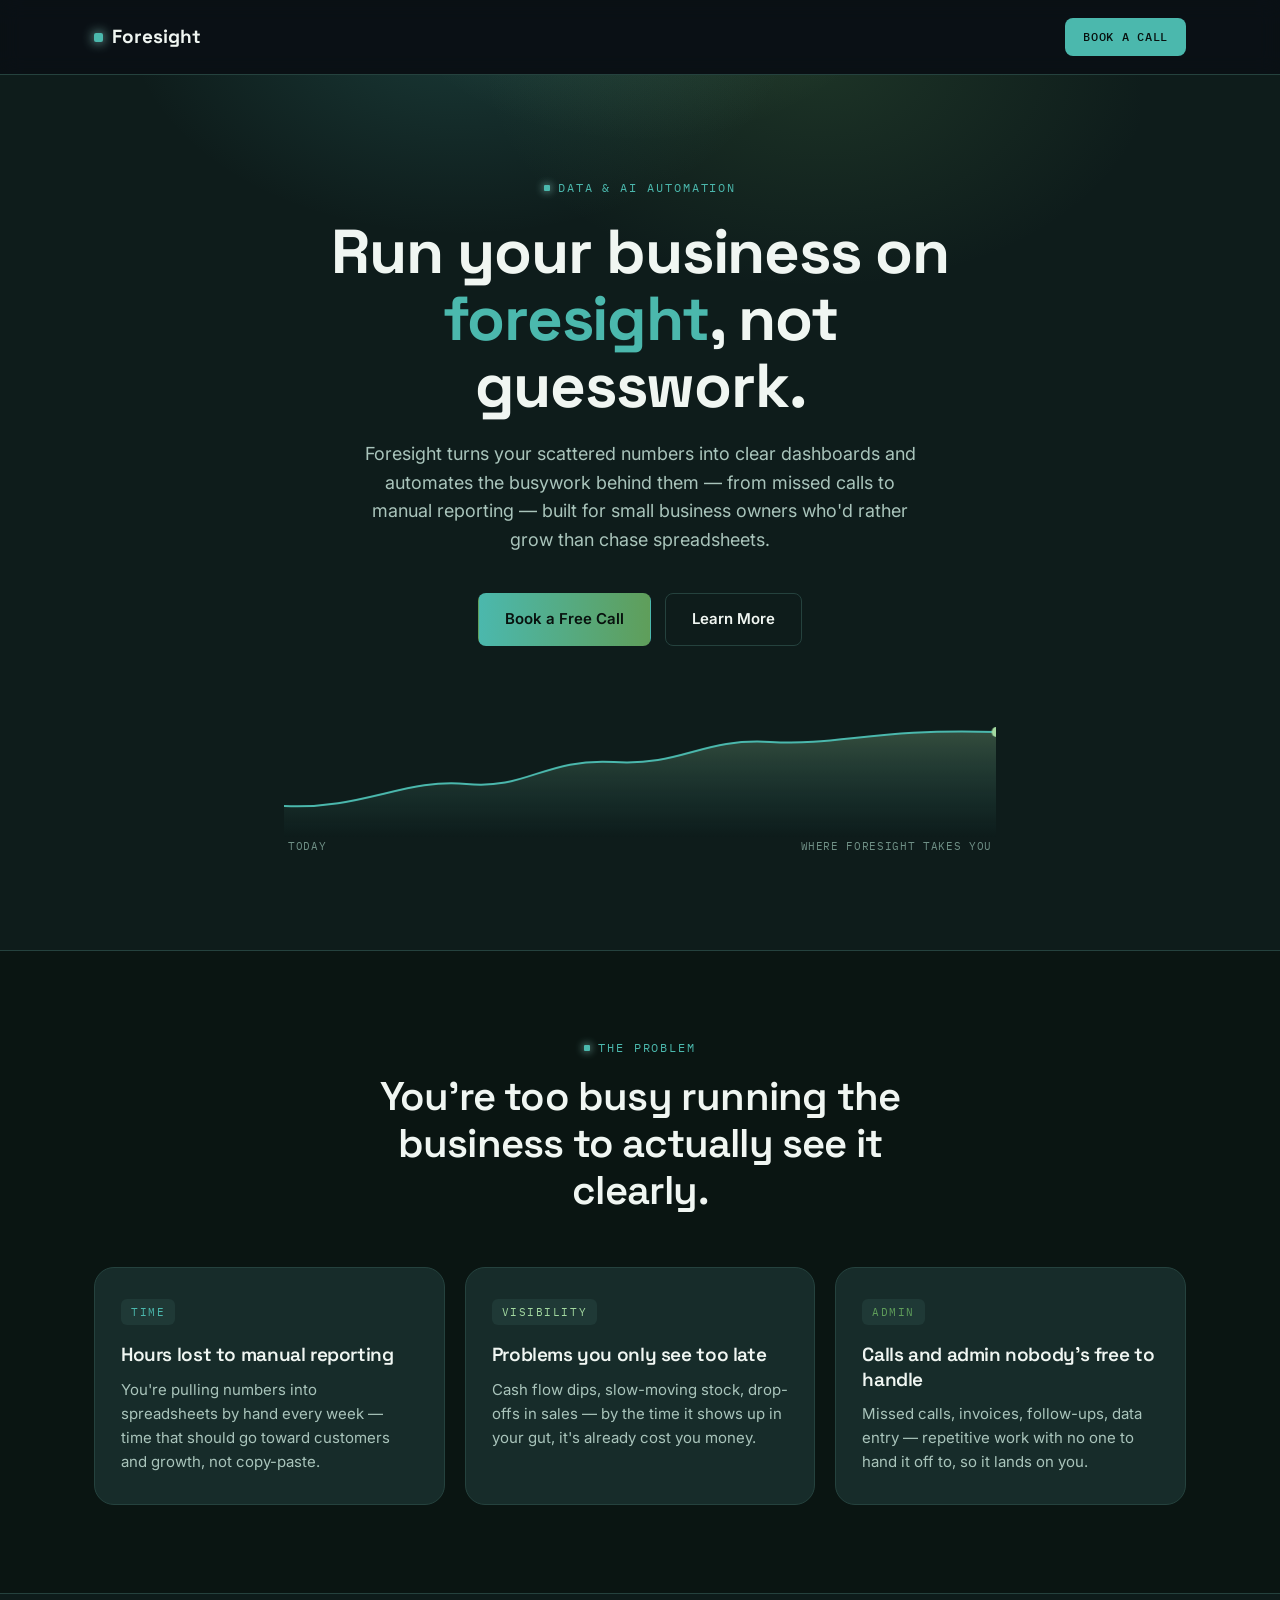
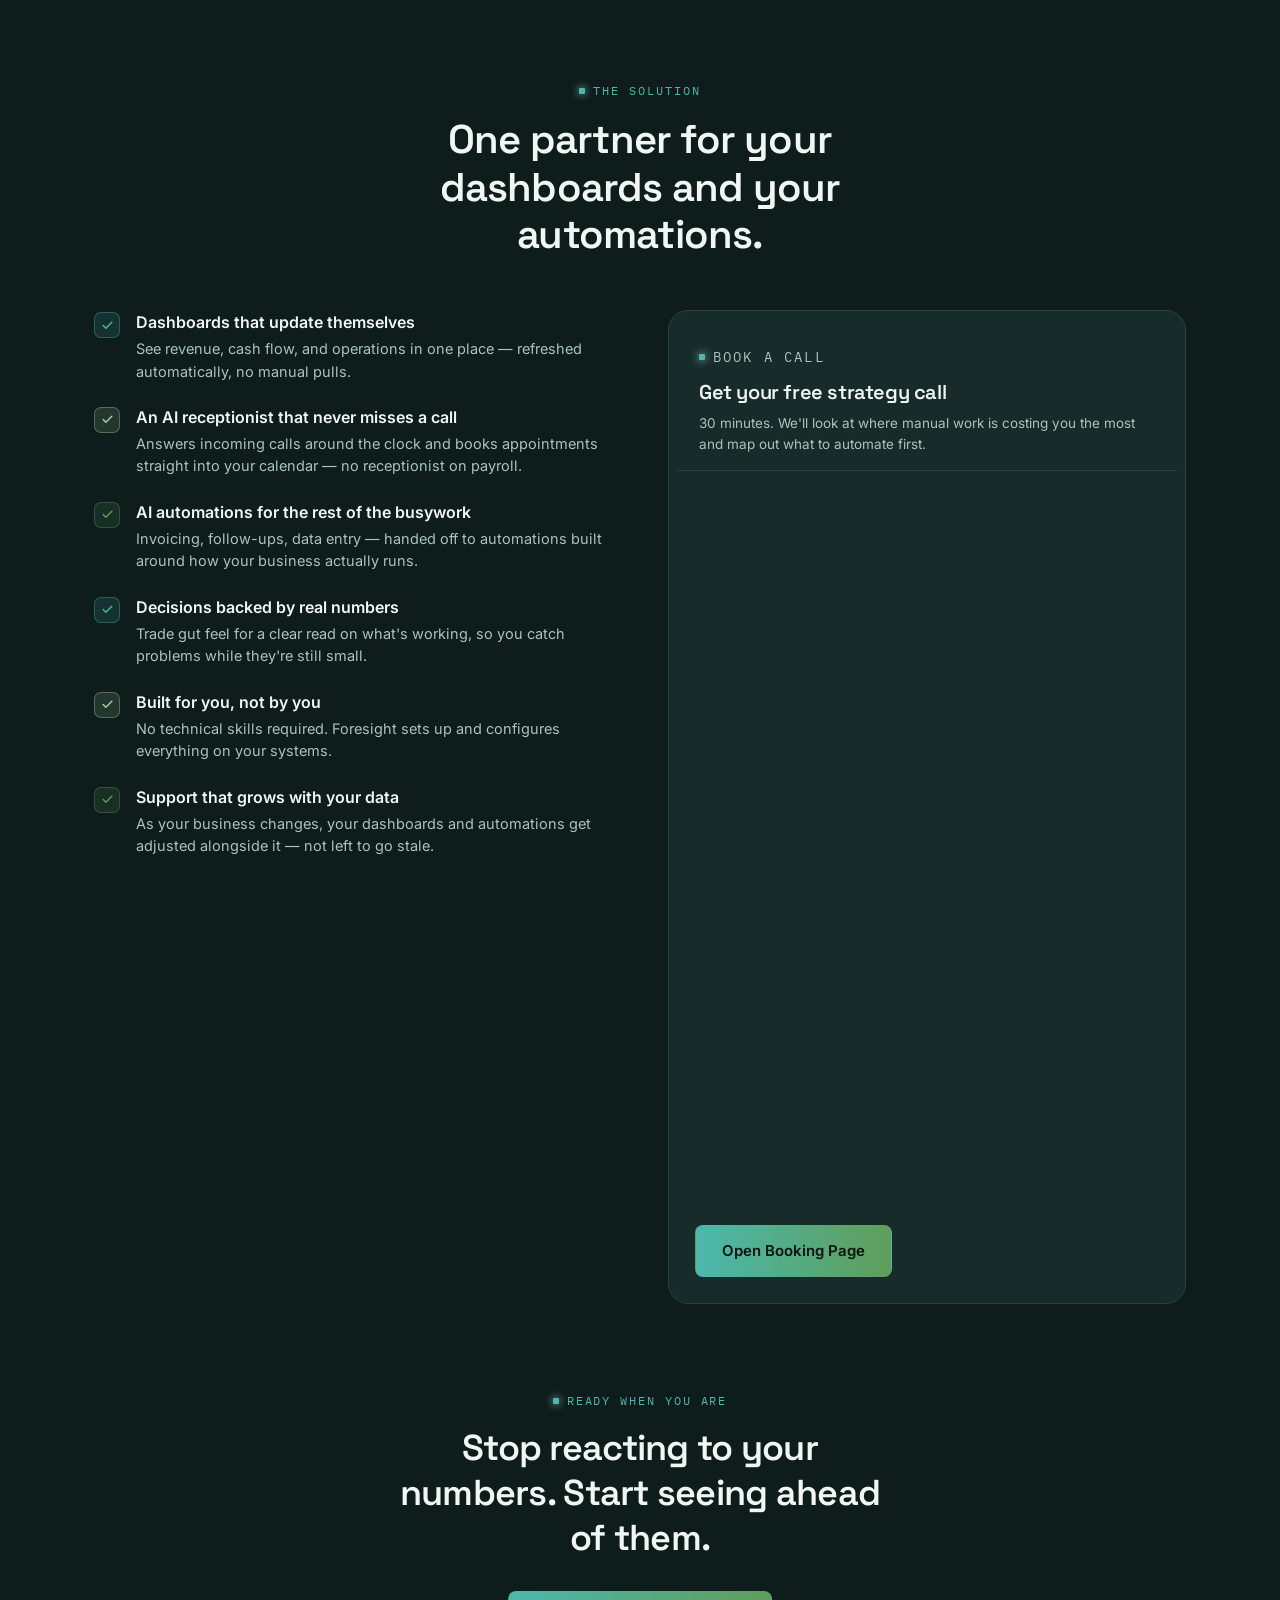
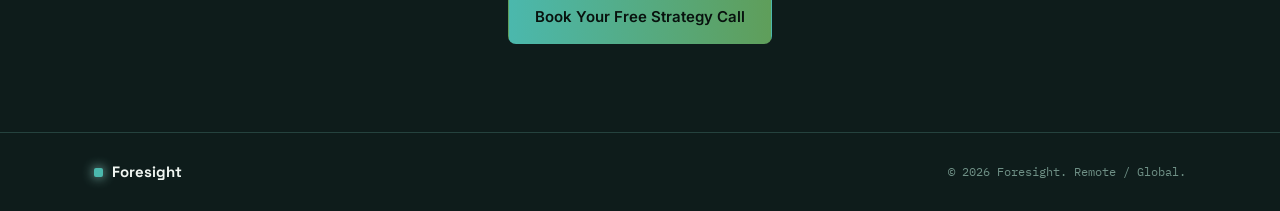
<file: index-multicolor.html>
<!DOCTYPE html>
<html lang="en">
<head>
<meta charset="UTF-8">
<meta name="viewport" content="width=device-width, initial-scale=1.0">
<title>Foresight — Data & AI Automation for Small Businesses</title>
<meta name="description" content="Foresight turns your business data into clear dashboards and automates the busywork behind it, so small business owners can run on insight instead of guesswork.">
<link rel="preconnect" href="https://fonts.googleapis.com">
<link rel="preconnect" href="https://fonts.gstatic.com" crossorigin>
<link href="https://fonts.googleapis.com/css2?family=Space+Grotesk:wght@400;500;600;700&family=Inter:wght@400;500;600;700&family=IBM+Plex+Mono:wght@400;500&display=swap" rel="stylesheet">
<style>
  :root{
    --bg-void:#0a1512;
    --bg-base:#0e1c1b;
    --bg-panel:#172c2a;
    --bg-panel-light:#1f3936;
    --accent:#4bb8ad;
    --accent-bright:#9adfd4;
    --accent-teal:#4bb8ad;
    --accent-mint:#a3d9a0;
    --accent-green:#5f9e5a;
    --accent-dim:rgba(75,184,173,0.14);
    --text-primary:#f0f6f2;
    --text-secondary:#a9c4bb;
    --text-muted:#6f9086;
    --border-subtle:#25423e;
    --radius-lg:20px;
    --radius-md:14px;
    --radius-sm:8px;
  }

  *{margin:0;padding:0;box-sizing:border-box;}

  html{scroll-behavior:smooth;}

  body{
    background:var(--bg-base);
    color:var(--text-primary);
    font-family:'Inter',sans-serif;
    line-height:1.5;
    -webkit-font-smoothing:antialiased;
    overflow-x:hidden;
  }

  h1,h2,h3{
    font-family:'Space Grotesk',sans-serif;
    letter-spacing:-0.02em;
  }

  a{color:inherit;text-decoration:none;}

  .eyebrow{
    font-family:'IBM Plex Mono',monospace;
    font-size:12px;
    letter-spacing:0.16em;
    text-transform:uppercase;
    color:var(--accent);
    display:flex;
    align-items:center;
    gap:8px;
  }

  .eyebrow::before{
    content:'';
    width:6px;
    height:6px;
    background:var(--accent);
    border-radius:1px;
    box-shadow:0 0 8px var(--accent-bright);
    flex-shrink:0;
  }

  .container{
    max-width:1140px;
    margin:0 auto;
    padding:0 24px;
  }

  a:focus-visible,button:focus-visible{
    outline:2px solid var(--accent);
    outline-offset:3px;
    border-radius:4px;
  }

  /* ---------- NAV ---------- */
  .nav{
    position:sticky;
    top:0;
    z-index:50;
    background:rgba(10,15,21,0.85);
    backdrop-filter:blur(10px);
    border-bottom:1px solid var(--border-subtle);
  }
  .nav-inner{
    max-width:1140px;
    margin:0 auto;
    padding:18px 24px;
    display:flex;
    align-items:center;
    justify-content:space-between;
  }
  .logo{
    font-family:'Space Grotesk',sans-serif;
    font-weight:700;
    font-size:19px;
    display:flex;
    align-items:center;
    gap:9px;
  }
  .logo-mark{
    width:9px;height:9px;
    background:var(--accent);
    border-radius:2px;
    box-shadow:0 0 12px var(--accent-bright);
  }
  .nav-cta{
    font-family:'IBM Plex Mono',monospace;
    font-size:12px;
    letter-spacing:0.06em;
    text-transform:uppercase;
    background:var(--accent);
    color:#08110f;
    padding:10px 18px;
    border-radius:var(--radius-sm);
    font-weight:500;
    transition:transform .15s ease, box-shadow .15s ease;
  }
  .nav-cta:hover{
    transform:translateY(-1px);
    box-shadow:0 6px 20px rgba(79,216,196,0.25);
  }

  /* ---------- HERO ---------- */
  .hero{
    position:relative;
    padding:104px 0 96px;
    overflow:hidden;
  }
  .hero-glow{
    position:absolute;
    top:-220px;
    left:50%;
    transform:translateX(-50%);
    width:1000px;
    height:520px;
    background:
      radial-gradient(ellipse 480px 320px at 32% 30%, rgba(75,184,173,0.20) 0%, rgba(75,184,173,0) 70%),
      radial-gradient(ellipse 480px 320px at 68% 40%, rgba(95,158,90,0.18) 0%, rgba(95,158,90,0) 70%),
      radial-gradient(ellipse 380px 260px at 50% 20%, rgba(163,217,160,0.14) 0%, rgba(163,217,160,0) 70%);
    pointer-events:none;
  }
  .hero-inner{
    position:relative;
    max-width:760px;
    margin:0 auto;
    text-align:center;
  }
  .hero h1{
    font-size:clamp(36px, 5.4vw, 62px);
    font-weight:700;
    line-height:1.08;
    margin:22px 0 20px;
  }
  .hero h1 .accent-word{
    color:var(--accent);
  }
  .hero p.sub{
    font-size:18px;
    color:var(--text-secondary);
    max-width:560px;
    margin:0 auto 38px;
    line-height:1.6;
  }
  .hero-actions{
    display:flex;
    gap:14px;
    justify-content:center;
    flex-wrap:wrap;
    margin-bottom:72px;
  }
  .btn{
    font-family:'Inter',sans-serif;
    font-size:15px;
    font-weight:600;
    padding:14px 26px;
    border-radius:var(--radius-sm);
    border:1px solid transparent;
    cursor:pointer;
    transition:transform .15s ease, box-shadow .15s ease, background .15s ease, border-color .15s ease;
    display:inline-flex;
    align-items:center;
    gap:8px;
  }
  .btn-primary{
    background:linear-gradient(90deg, var(--accent-teal), var(--accent-green));
    color:#08120e;
  }
  .btn-primary:hover{
    transform:translateY(-2px);
    box-shadow:0 10px 28px rgba(79,216,196,0.28);
  }
  .btn-secondary{
    background:transparent;
    border-color:var(--border-subtle);
    color:var(--text-primary);
  }
  .btn-secondary:hover{
    border-color:var(--accent);
    color:var(--accent);
  }

  /* signature: forecast sparkline */
  .forecast-line{
    position:relative;
    width:100%;
    max-width:820px;
    margin:0 auto;
    height:120px;
  }
  .forecast-line svg{width:100%;height:100%;display:block;}
  .forecast-path{
    fill:none;
    stroke:var(--accent);
    stroke-width:2;
    stroke-linecap:round;
    stroke-dasharray:900;
    stroke-dashoffset:900;
    animation:draw-line 2.2s ease-out forwards .3s;
  }
  .forecast-area{
    fill:url(#forecastFill);
    opacity:0;
    animation:fade-in 1.4s ease-out forwards 1.6s;
  }
  .forecast-dot{
    animation:pulse-dot 2.4s ease-in-out infinite;
    transform-origin:center;
  }
  .forecast-labels{
    display:flex;
    justify-content:space-between;
    max-width:820px;
    margin:0 auto;
    font-family:'IBM Plex Mono',monospace;
    font-size:11px;
    color:var(--text-muted);
    letter-spacing:0.06em;
    padding:0 4px;
  }

  @keyframes draw-line{to{stroke-dashoffset:0;}}
  @keyframes fade-in{to{opacity:1;}}
  @keyframes pulse-dot{
    0%,100%{opacity:1;}
    50%{opacity:0.4;}
  }

  @media (prefers-reduced-motion: reduce){
    .forecast-path,.forecast-area,.forecast-dot{animation:none;stroke-dashoffset:0;opacity:1;}
  }

  /* ---------- SECTION SHARED ---------- */
  section{
    padding:88px 0;
  }
  .section-head{
    text-align:center;
    max-width:600px;
    margin:0 auto 52px;
  }
  .section-head h2{
    font-size:clamp(28px,3.6vw,40px);
    font-weight:600;
    margin-top:16px;
    line-height:1.18;
  }

  /* ---------- PROBLEM ---------- */
  .problem{
    background:var(--bg-void);
    border-top:1px solid var(--border-subtle);
    border-bottom:1px solid var(--border-subtle);
  }
  .problem-grid{
    display:grid;
    grid-template-columns:repeat(3,1fr);
    gap:20px;
  }
  .problem-card{
    background:var(--bg-panel);
    border:1px solid var(--border-subtle);
    border-radius:var(--radius-lg);
    padding:30px 26px;
    transition:border-color .2s ease, transform .2s ease;
  }
  .problem-card:hover{
    border-color:rgba(79,216,196,0.35);
    transform:translateY(-3px);
  }
  .problem-tag{
    font-family:'IBM Plex Mono',monospace;
    font-size:11px;
    letter-spacing:0.14em;
    text-transform:uppercase;
    background:var(--bg-panel-light);
    display:inline-block;
    padding:5px 10px;
    border-radius:6px;
    margin-bottom:18px;
  }
  .problem-card:nth-child(1) .problem-tag{color:var(--accent-teal);}
  .problem-card:nth-child(2) .problem-tag{color:var(--accent-mint);}
  .problem-card:nth-child(3) .problem-tag{color:var(--accent-green);}
  .problem-card:nth-child(1):hover{border-color:rgba(75,184,173,0.4);}
  .problem-card:nth-child(2):hover{border-color:rgba(163,217,160,0.4);}
  .problem-card:nth-child(3):hover{border-color:rgba(95,158,90,0.4);}
  .problem-card h3{
    font-size:19px;
    font-weight:600;
    margin-bottom:10px;
    line-height:1.3;
  }
  .problem-card p{
    color:var(--text-secondary);
    font-size:15px;
    line-height:1.6;
  }

  /* ---------- SOLUTION ---------- */
  .solution-layout{
    display:grid;
    grid-template-columns:1fr 1fr;
    gap:56px;
    align-items:start;
  }
  .benefit-list{
    display:flex;
    flex-direction:column;
    gap:22px;
  }
  .benefit-item{
    display:flex;
    gap:16px;
    align-items:flex-start;
  }
  .benefit-check{
    flex-shrink:0;
    width:26px;height:26px;
    border-radius:7px;
    background:var(--accent-dim);
    border:1px solid rgba(79,216,196,0.3);
    display:flex;
    align-items:center;
    justify-content:center;
    margin-top:2px;
  }
  .benefit-check svg{width:13px;height:13px;stroke:var(--accent);}
  .benefit-item:nth-child(1) .benefit-check,.benefit-item:nth-child(4) .benefit-check{border-color:rgba(75,184,173,0.35);background:rgba(75,184,173,0.14);}
  .benefit-item:nth-child(1) .benefit-check svg,.benefit-item:nth-child(4) .benefit-check svg{stroke:var(--accent-teal);}
  .benefit-item:nth-child(2) .benefit-check,.benefit-item:nth-child(5) .benefit-check{border-color:rgba(163,217,160,0.35);background:rgba(163,217,160,0.14);}
  .benefit-item:nth-child(2) .benefit-check svg,.benefit-item:nth-child(5) .benefit-check svg{stroke:var(--accent-mint);}
  .benefit-item:nth-child(3) .benefit-check,.benefit-item:nth-child(6) .benefit-check{border-color:rgba(95,158,90,0.35);background:rgba(95,158,90,0.14);}
  .benefit-item:nth-child(3) .benefit-check svg,.benefit-item:nth-child(6) .benefit-check svg{stroke:var(--accent-green);}
  .benefit-item h4{
    font-size:16px;
    font-weight:600;
    margin-bottom:4px;
  }
  .benefit-item p{
    color:var(--text-secondary);
    font-size:14.5px;
    line-height:1.55;
  }

  .booking-card{
    background:var(--bg-panel);
    border:1px solid var(--border-subtle);
    border-radius:var(--radius-lg);
    padding:8px;
    position:sticky;
    top:96px;
  }
  .booking-card-head{
    padding:22px 22px 16px;
    border-bottom:1px solid var(--border-subtle);
  }
  .booking-card-head .eyebrow{margin-bottom:10px;}
  .booking-card-head h3{
    font-size:20px;
    font-weight:600;
  }
  .booking-card-head p{
    color:var(--text-secondary);
    font-size:13.5px;
    margin-top:6px;
  }
  .calendly-inline-widget{
    margin:18px auto;
    max-width:calc(100% - 36px);
  }
  .calendly-placeholder{
    margin:18px;
    height:340px;
    border-radius:var(--radius-md);
    border:1px dashed var(--border-subtle);
    background:
      repeating-linear-gradient(0deg, transparent, transparent 27px, rgba(255,255,255,0.02) 28px),
      var(--bg-base);
    display:flex;
    flex-direction:column;
    align-items:center;
    justify-content:center;
    gap:10px;
    text-align:center;
    padding:20px;
  }
  .calendly-placeholder .cal-icon{
    width:38px;height:38px;
    border-radius:9px;
    background:var(--accent-dim);
    border:1px solid rgba(79,216,196,0.3);
    display:flex;align-items:center;justify-content:center;
  }
  .calendly-placeholder .cal-icon svg{width:18px;height:18px;stroke:var(--accent);}
  .calendly-placeholder p{
    font-family:'IBM Plex Mono',monospace;
    font-size:11.5px;
    color:var(--text-muted);
    letter-spacing:0.04em;
    line-height:1.6;
  }
  .calendly-placeholder code{
    color:var(--accent);
    font-family:'IBM Plex Mono',monospace;
  }

  /* ---------- FINAL CTA ---------- */
  .final-cta{
    text-align:center;
    padding-top:0;
  }
  .final-cta h2{
    font-size:clamp(26px,3.2vw,36px);
    font-weight:600;
    max-width:520px;
    margin:16px auto 30px;
    line-height:1.25;
  }

  /* ---------- FOOTER ---------- */
  footer{
    border-top:1px solid var(--border-subtle);
    padding:28px 0;
  }
  .footer-inner{
    display:flex;
    justify-content:space-between;
    align-items:center;
    flex-wrap:wrap;
    gap:12px;
  }
  footer p{
    font-family:'IBM Plex Mono',monospace;
    font-size:12px;
    color:var(--text-muted);
  }

  /* ---------- RESPONSIVE ---------- */
  @media (max-width:860px){
    .problem-grid{grid-template-columns:1fr;}
    .solution-layout{grid-template-columns:1fr;gap:40px;}
    .booking-card{position:static;}
  }
  @media (max-width:600px){
    .hero{padding:76px 0 64px;}
    section{padding:64px 0;}
    .hero-actions{gap:12px;}
    .btn{width:100%;justify-content:center;}
    .hero-actions{flex-direction:column;}
    .forecast-line{height:90px;}
  }
</style>
</head>
<body>

<nav class="nav">
  <div class="nav-inner">
    <div class="logo"><span class="logo-mark"></span>Foresight</div>
    <a href="#booking" class="nav-cta">Book a call</a>
  </div>
</nav>

<header class="hero">
  <div class="hero-glow"></div>
  <div class="container hero-inner">
    <p class="eyebrow" style="justify-content:center;">Data &amp; AI Automation</p>
    <h1>Run your business on <span class="accent-word">foresight</span>, not guesswork.</h1>
    <p class="sub">Foresight turns your scattered numbers into clear dashboards and automates the busywork behind them — from missed calls to manual reporting — built for small business owners who'd rather grow than chase spreadsheets.</p>
    <div class="hero-actions">
      <a href="#booking" class="btn btn-primary">Book a Free Call</a>
      <a href="#problem" class="btn btn-secondary">Learn More</a>
    </div>

    <div class="forecast-line" aria-hidden="true">
      <svg viewBox="0 0 820 120" preserveAspectRatio="none">
        <defs>
          <linearGradient id="forecastFill" x1="0" y1="0" x2="0" y2="1">
            <stop offset="0%" stop-color="#a3d9a0" stop-opacity="0.26"/>
            <stop offset="100%" stop-color="#4bb8ad" stop-opacity="0"/>
          </linearGradient>
          <linearGradient id="forecastStroke" x1="0" y1="0" x2="1" y2="0">
            <stop offset="0%" stop-color="#4bb8ad"/>
            <stop offset="50%" stop-color="#7fcf9e"/>
            <stop offset="100%" stop-color="#a3d9a0"/>
          </linearGradient>
        </defs>
        <path class="forecast-area" d="M0,88 C90,92 140,60 210,66 C280,72 300,40 380,44 C460,48 480,20 560,24 C640,28 680,10 820,14 L820,120 L0,120 Z"/>
        <path class="forecast-path" d="M0,88 C90,92 140,60 210,66 C280,72 300,40 380,44 C460,48 480,20 560,24 C640,28 680,10 820,14" stroke="url(#forecastStroke)"/>
        <circle class="forecast-dot" cx="820" cy="14" r="5" fill="#a3d9a0"/>
      </svg>
    </div>
    <div class="forecast-labels">
      <span>TODAY</span>
      <span>WHERE FORESIGHT TAKES YOU</span>
    </div>
  </div>
</header>

<section class="problem" id="problem">
  <div class="container">
    <div class="section-head">
      <p class="eyebrow" style="justify-content:center;">The problem</p>
      <h2>You're too busy running the business to actually see it clearly.</h2>
    </div>
    <div class="problem-grid">
      <div class="problem-card">
        <span class="problem-tag">Time</span>
        <h3>Hours lost to manual reporting</h3>
        <p>You're pulling numbers into spreadsheets by hand every week — time that should go toward customers and growth, not copy-paste.</p>
      </div>
      <div class="problem-card">
        <span class="problem-tag">Visibility</span>
        <h3>Problems you only see too late</h3>
        <p>Cash flow dips, slow-moving stock, drop-offs in sales — by the time it shows up in your gut, it's already cost you money.</p>
      </div>
      <div class="problem-card">
        <span class="problem-tag">Admin</span>
        <h3>Calls and admin nobody's free to handle</h3>
        <p>Missed calls, invoices, follow-ups, data entry — repetitive work with no one to hand it off to, so it lands on you.</p>
      </div>
    </div>
  </div>
</section>

<section class="solution" id="solution">
  <div class="container">
    <div class="section-head">
      <p class="eyebrow" style="justify-content:center;">The solution</p>
      <h2>One partner for your dashboards and your automations.</h2>
    </div>

    <div class="solution-layout">
      <div class="benefit-list">
        <div class="benefit-item">
          <span class="benefit-check">
            <svg viewBox="0 0 24 24" fill="none" stroke-width="2.5" stroke-linecap="round" stroke-linejoin="round"><polyline points="20 6 9 17 4 12"></polyline></svg>
          </span>
          <div>
            <h4>Dashboards that update themselves</h4>
            <p>See revenue, cash flow, and operations in one place — refreshed automatically, no manual pulls.</p>
          </div>
        </div>
        <div class="benefit-item">
          <span class="benefit-check">
            <svg viewBox="0 0 24 24" fill="none" stroke-width="2.5" stroke-linecap="round" stroke-linejoin="round"><polyline points="20 6 9 17 4 12"></polyline></svg>
          </span>
          <div>
            <h4>An AI receptionist that never misses a call</h4>
            <p>Answers incoming calls around the clock and books appointments straight into your calendar — no receptionist on payroll.</p>
          </div>
        </div>
        <div class="benefit-item">
          <span class="benefit-check">
            <svg viewBox="0 0 24 24" fill="none" stroke-width="2.5" stroke-linecap="round" stroke-linejoin="round"><polyline points="20 6 9 17 4 12"></polyline></svg>
          </span>
          <div>
            <h4>AI automations for the rest of the busywork</h4>
            <p>Invoicing, follow-ups, data entry — handed off to automations built around how your business actually runs.</p>
          </div>
        </div>
        <div class="benefit-item">
          <span class="benefit-check">
            <svg viewBox="0 0 24 24" fill="none" stroke-width="2.5" stroke-linecap="round" stroke-linejoin="round"><polyline points="20 6 9 17 4 12"></polyline></svg>
          </span>
          <div>
            <h4>Decisions backed by real numbers</h4>
            <p>Trade gut feel for a clear read on what's working, so you catch problems while they're still small.</p>
          </div>
        </div>
        <div class="benefit-item">
          <span class="benefit-check">
            <svg viewBox="0 0 24 24" fill="none" stroke-width="2.5" stroke-linecap="round" stroke-linejoin="round"><polyline points="20 6 9 17 4 12"></polyline></svg>
          </span>
          <div>
            <h4>Built for you, not by you</h4>
            <p>No technical skills required. Foresight sets up and configures everything on your systems.</p>
          </div>
        </div>
        <div class="benefit-item">
          <span class="benefit-check">
            <svg viewBox="0 0 24 24" fill="none" stroke-width="2.5" stroke-linecap="round" stroke-linejoin="round"><polyline points="20 6 9 17 4 12"></polyline></svg>
          </span>
          <div>
            <h4>Support that grows with your data</h4>
            <p>As your business changes, your dashboards and automations get adjusted alongside it — not left to go stale.</p>
          </div>
        </div>
      </div>

      <div class="booking-card" id="booking">
        <div class="booking-card-head">
          <p class="eyebrow">Book a call</p>
          <h3>Get your free strategy call</h3>
          <p>30 minutes. We'll look at where manual work is costing you the most and map out what to automate first.</p>
        </div>
        <!-- Calendly inline widget begin -->
        <div class="calendly-inline-widget" data-url="https://calendly.com/moveheavygoods/30min?month=2026-08" style="min-width:320px;height:700px;"></div>
        <a href="https://calendly.com/moveheavygoods/30min?month=2026-08" target="_blank" rel="noopener" class="btn btn-primary calendly-fallback" id="calendlyFallback" style="display:none;margin:18px;">Open Booking Page</a>
        <script type="text/javascript" src="https://assets.calendly.com/assets/external/widget.js" async onload="window.__calendlyLoaded=true" onerror="document.getElementById('calendlyFallback').style.display='inline-flex'"></script>
        <script>
          setTimeout(function(){
            var widget = document.querySelector('.calendly-inline-widget');
            var fallback = document.getElementById('calendlyFallback');
            if (widget && !widget.querySelector('iframe')) {
              fallback.style.display = 'inline-flex';
            }
          }, 4000);
        </script>
        <!-- Calendly inline widget end -->
      </div>
    </div>
  </div>
</section>

<section class="final-cta">
  <div class="container">
    <p class="eyebrow" style="justify-content:center;">Ready when you are</p>
    <h2>Stop reacting to your numbers. Start seeing ahead of them.</h2>
    <a href="#booking" class="btn btn-primary">Book Your Free Strategy Call</a>
  </div>
</section>

<footer>
  <div class="container footer-inner">
    <div class="logo" style="font-size:15px;"><span class="logo-mark"></span>Foresight</div>
    <p>© 2026 Foresight. Remote / Global.</p>
  </div>
</footer>

</body>
</html>
</file>
<file: onset/_next/static/css/805dd7bf8aff719e.css>
@font-face{font-family:__IBM_Plex_Sans_9246d0;font-style:normal;font-weight:400;font-stretch:100%;font-display:swap;src:url(/onset/_next/static/media/7b19b489dc6743ba-s.woff2) format("woff2");unicode-range:u+0460-052f,u+1c80-1c8a,u+20b4,u+2de0-2dff,u+a640-a69f,u+fe2e-fe2f}@font-face{font-family:__IBM_Plex_Sans_9246d0;font-style:normal;font-weight:400;font-stretch:100%;font-display:swap;src:url(/onset/_next/static/media/28793f5c5e3d822d-s.woff2) format("woff2");unicode-range:u+0301,u+0400-045f,u+0490-0491,u+04b0-04b1,u+2116}@font-face{font-family:__IBM_Plex_Sans_9246d0;font-style:normal;font-weight:400;font-stretch:100%;font-display:swap;src:url(/onset/_next/static/media/c9c3823090ec8b55-s.woff2) format("woff2");unicode-range:u+0370-0377,u+037a-037f,u+0384-038a,u+038c,u+038e-03a1,u+03a3-03ff}@font-face{font-family:__IBM_Plex_Sans_9246d0;font-style:normal;font-weight:400;font-stretch:100%;font-display:swap;src:url(/onset/_next/static/media/b3bf17a9041d9433-s.woff2) format("woff2");unicode-range:u+0102-0103,u+0110-0111,u+0128-0129,u+0168-0169,u+01a0-01a1,u+01af-01b0,u+0300-0301,u+0303-0304,u+0308-0309,u+0323,u+0329,u+1ea0-1ef9,u+20ab}@font-face{font-family:__IBM_Plex_Sans_9246d0;font-style:normal;font-weight:400;font-stretch:100%;font-display:swap;src:url(/onset/_next/static/media/2801417b65625cf5-s.woff2) format("woff2");unicode-range:u+0100-02ba,u+02bd-02c5,u+02c7-02cc,u+02ce-02d7,u+02dd-02ff,u+0304,u+0308,u+0329,u+1d00-1dbf,u+1e00-1e9f,u+1ef2-1eff,u+2020,u+20a0-20ab,u+20ad-20c0,u+2113,u+2c60-2c7f,u+a720-a7ff}@font-face{font-family:__IBM_Plex_Sans_9246d0;font-style:normal;font-weight:400;font-stretch:100%;font-display:swap;src:url(/onset/_next/static/media/26d4368bf94c0ec4-s.p.woff2) format("woff2");unicode-range:u+00??,u+0131,u+0152-0153,u+02bb-02bc,u+02c6,u+02da,u+02dc,u+0304,u+0308,u+0329,u+2000-206f,u+20ac,u+2122,u+2191,u+2193,u+2212,u+2215,u+feff,u+fffd}@font-face{font-family:__IBM_Plex_Sans_9246d0;font-style:normal;font-weight:500;font-stretch:100%;font-display:swap;src:url(/onset/_next/static/media/7b19b489dc6743ba-s.woff2) format("woff2");unicode-range:u+0460-052f,u+1c80-1c8a,u+20b4,u+2de0-2dff,u+a640-a69f,u+fe2e-fe2f}@font-face{font-family:__IBM_Plex_Sans_9246d0;font-style:normal;font-weight:500;font-stretch:100%;font-display:swap;src:url(/onset/_next/static/media/28793f5c5e3d822d-s.woff2) format("woff2");unicode-range:u+0301,u+0400-045f,u+0490-0491,u+04b0-04b1,u+2116}@font-face{font-family:__IBM_Plex_Sans_9246d0;font-style:normal;font-weight:500;font-stretch:100%;font-display:swap;src:url(/onset/_next/static/media/c9c3823090ec8b55-s.woff2) format("woff2");unicode-range:u+0370-0377,u+037a-037f,u+0384-038a,u+038c,u+038e-03a1,u+03a3-03ff}@font-face{font-family:__IBM_Plex_Sans_9246d0;font-style:normal;font-weight:500;font-stretch:100%;font-display:swap;src:url(/onset/_next/static/media/b3bf17a9041d9433-s.woff2) format("woff2");unicode-range:u+0102-0103,u+0110-0111,u+0128-0129,u+0168-0169,u+01a0-01a1,u+01af-01b0,u+0300-0301,u+0303-0304,u+0308-0309,u+0323,u+0329,u+1ea0-1ef9,u+20ab}@font-face{font-family:__IBM_Plex_Sans_9246d0;font-style:normal;font-weight:500;font-stretch:100%;font-display:swap;src:url(/onset/_next/static/media/2801417b65625cf5-s.woff2) format("woff2");unicode-range:u+0100-02ba,u+02bd-02c5,u+02c7-02cc,u+02ce-02d7,u+02dd-02ff,u+0304,u+0308,u+0329,u+1d00-1dbf,u+1e00-1e9f,u+1ef2-1eff,u+2020,u+20a0-20ab,u+20ad-20c0,u+2113,u+2c60-2c7f,u+a720-a7ff}@font-face{font-family:__IBM_Plex_Sans_9246d0;font-style:normal;font-weight:500;font-stretch:100%;font-display:swap;src:url(/onset/_next/static/media/26d4368bf94c0ec4-s.p.woff2) format("woff2");unicode-range:u+00??,u+0131,u+0152-0153,u+02bb-02bc,u+02c6,u+02da,u+02dc,u+0304,u+0308,u+0329,u+2000-206f,u+20ac,u+2122,u+2191,u+2193,u+2212,u+2215,u+feff,u+fffd}@font-face{font-family:__IBM_Plex_Sans_9246d0;font-style:normal;font-weight:600;font-stretch:100%;font-display:swap;src:url(/onset/_next/static/media/7b19b489dc6743ba-s.woff2) format("woff2");unicode-range:u+0460-052f,u+1c80-1c8a,u+20b4,u+2de0-2dff,u+a640-a69f,u+fe2e-fe2f}@font-face{font-family:__IBM_Plex_Sans_9246d0;font-style:normal;font-weight:600;font-stretch:100%;font-display:swap;src:url(/onset/_next/static/media/28793f5c5e3d822d-s.woff2) format("woff2");unicode-range:u+0301,u+0400-045f,u+0490-0491,u+04b0-04b1,u+2116}@font-face{font-family:__IBM_Plex_Sans_9246d0;font-style:normal;font-weight:600;font-stretch:100%;font-display:swap;src:url(/onset/_next/static/media/c9c3823090ec8b55-s.woff2) format("woff2");unicode-range:u+0370-0377,u+037a-037f,u+0384-038a,u+038c,u+038e-03a1,u+03a3-03ff}@font-face{font-family:__IBM_Plex_Sans_9246d0;font-style:normal;font-weight:600;font-stretch:100%;font-display:swap;src:url(/onset/_next/static/media/b3bf17a9041d9433-s.woff2) format("woff2");unicode-range:u+0102-0103,u+0110-0111,u+0128-0129,u+0168-0169,u+01a0-01a1,u+01af-01b0,u+0300-0301,u+0303-0304,u+0308-0309,u+0323,u+0329,u+1ea0-1ef9,u+20ab}@font-face{font-family:__IBM_Plex_Sans_9246d0;font-style:normal;font-weight:600;font-stretch:100%;font-display:swap;src:url(/onset/_next/static/media/2801417b65625cf5-s.woff2) format("woff2");unicode-range:u+0100-02ba,u+02bd-02c5,u+02c7-02cc,u+02ce-02d7,u+02dd-02ff,u+0304,u+0308,u+0329,u+1d00-1dbf,u+1e00-1e9f,u+1ef2-1eff,u+2020,u+20a0-20ab,u+20ad-20c0,u+2113,u+2c60-2c7f,u+a720-a7ff}@font-face{font-family:__IBM_Plex_Sans_9246d0;font-style:normal;font-weight:600;font-stretch:100%;font-display:swap;src:url(/onset/_next/static/media/26d4368bf94c0ec4-s.p.woff2) format("woff2");unicode-range:u+00??,u+0131,u+0152-0153,u+02bb-02bc,u+02c6,u+02da,u+02dc,u+0304,u+0308,u+0329,u+2000-206f,u+20ac,u+2122,u+2191,u+2193,u+2212,u+2215,u+feff,u+fffd}@font-face{font-family:__IBM_Plex_Sans_Fallback_9246d0;src:local("Arial");ascent-override:101.32%;descent-override:27.18%;line-gap-override:0.00%;size-adjust:101.17%}.__className_9246d0{font-family:__IBM_Plex_Sans_9246d0,__IBM_Plex_Sans_Fallback_9246d0;font-style:normal}.__variable_9246d0{--font-plex-sans:"__IBM_Plex_Sans_9246d0","__IBM_Plex_Sans_Fallback_9246d0"}@font-face{font-family:__Newsreader_277fcc;font-style:italic;font-weight:200 800;font-display:swap;src:url(/onset/_next/static/media/eb251072d3b5478c.woff2) format("woff2");unicode-range:u+0102-0103,u+0110-0111,u+0128-0129,u+0168-0169,u+01a0-01a1,u+01af-01b0,u+0300-0301,u+0303-0304,u+0308-0309,u+0323,u+0329,u+1ea0-1ef9,u+20ab}@font-face{font-family:__Newsreader_277fcc;font-style:italic;font-weight:200 800;font-display:swap;src:url(/onset/_next/static/media/e92f802bb57ccffe.woff2) format("woff2");unicode-range:u+0100-02ba,u+02bd-02c5,u+02c7-02cc,u+02ce-02d7,u+02dd-02ff,u+0304,u+0308,u+0329,u+1d00-1dbf,u+1e00-1e9f,u+1ef2-1eff,u+2020,u+20a0-20ab,u+20ad-20c0,u+2113,u+2c60-2c7f,u+a720-a7ff}@font-face{font-family:__Newsreader_277fcc;font-style:italic;font-weight:200 800;font-display:swap;src:url(/onset/_next/static/media/4b9bb515ce6d026f.p.woff2) format("woff2");unicode-range:u+00??,u+0131,u+0152-0153,u+02bb-02bc,u+02c6,u+02da,u+02dc,u+0304,u+0308,u+0329,u+2000-206f,u+20ac,u+2122,u+2191,u+2193,u+2212,u+2215,u+feff,u+fffd}@font-face{font-family:__Newsreader_277fcc;font-style:normal;font-weight:200 800;font-display:swap;src:url(/onset/_next/static/media/7088c2b12ccac062.woff2) format("woff2");unicode-range:u+0102-0103,u+0110-0111,u+0128-0129,u+0168-0169,u+01a0-01a1,u+01af-01b0,u+0300-0301,u+0303-0304,u+0308-0309,u+0323,u+0329,u+1ea0-1ef9,u+20ab}@font-face{font-family:__Newsreader_277fcc;font-style:normal;font-weight:200 800;font-display:swap;src:url(/onset/_next/static/media/665e920483964785.woff2) format("woff2");unicode-range:u+0100-02ba,u+02bd-02c5,u+02c7-02cc,u+02ce-02d7,u+02dd-02ff,u+0304,u+0308,u+0329,u+1d00-1dbf,u+1e00-1e9f,u+1ef2-1eff,u+2020,u+20a0-20ab,u+20ad-20c0,u+2113,u+2c60-2c7f,u+a720-a7ff}@font-face{font-family:__Newsreader_277fcc;font-style:normal;font-weight:200 800;font-display:swap;src:url(/onset/_next/static/media/5611c55482296524.p.woff2) format("woff2");unicode-range:u+00??,u+0131,u+0152-0153,u+02bb-02bc,u+02c6,u+02da,u+02dc,u+0304,u+0308,u+0329,u+2000-206f,u+20ac,u+2122,u+2191,u+2193,u+2212,u+2215,u+feff,u+fffd}.__className_277fcc{font-family:__Newsreader_277fcc}.__variable_277fcc{--font-newsreader:"__Newsreader_277fcc"}*,:after,:before{--tw-border-spacing-x:0;--tw-border-spacing-y:0;--tw-translate-x:0;--tw-translate-y:0;--tw-rotate:0;--tw-skew-x:0;--tw-skew-y:0;--tw-scale-x:1;--tw-scale-y:1;--tw-pan-x: ;--tw-pan-y: ;--tw-pinch-zoom: ;--tw-scroll-snap-strictness:proximity;--tw-gradient-from-position: ;--tw-gradient-via-position: ;--tw-gradient-to-position: ;--tw-ordinal: ;--tw-slashed-zero: ;--tw-numeric-figure: ;--tw-numeric-spacing: ;--tw-numeric-fraction: ;--tw-ring-inset: ;--tw-ring-offset-width:0px;--tw-ring-offset-color:#fff;--tw-ring-color:rgba(59,130,246,.5);--tw-ring-offset-shadow:0 0 #0000;--tw-ring-shadow:0 0 #0000;--tw-shadow:0 0 #0000;--tw-shadow-colored:0 0 #0000;--tw-blur: ;--tw-brightness: ;--tw-contrast: ;--tw-grayscale: ;--tw-hue-rotate: ;--tw-invert: ;--tw-saturate: ;--tw-sepia: ;--tw-drop-shadow: ;--tw-backdrop-blur: ;--tw-backdrop-brightness: ;--tw-backdrop-contrast: ;--tw-backdrop-grayscale: ;--tw-backdrop-hue-rotate: ;--tw-backdrop-invert: ;--tw-backdrop-opacity: ;--tw-backdrop-saturate: ;--tw-backdrop-sepia: ;--tw-contain-size: ;--tw-contain-layout: ;--tw-contain-paint: ;--tw-contain-style: }::backdrop{--tw-border-spacing-x:0;--tw-border-spacing-y:0;--tw-translate-x:0;--tw-translate-y:0;--tw-rotate:0;--tw-skew-x:0;--tw-skew-y:0;--tw-scale-x:1;--tw-scale-y:1;--tw-pan-x: ;--tw-pan-y: ;--tw-pinch-zoom: ;--tw-scroll-snap-strictness:proximity;--tw-gradient-from-position: ;--tw-gradient-via-position: ;--tw-gradient-to-position: ;--tw-ordinal: ;--tw-slashed-zero: ;--tw-numeric-figure: ;--tw-numeric-spacing: ;--tw-numeric-fraction: ;--tw-ring-inset: ;--tw-ring-offset-width:0px;--tw-ring-offset-color:#fff;--tw-ring-color:rgba(59,130,246,.5);--tw-ring-offset-shadow:0 0 #0000;--tw-ring-shadow:0 0 #0000;--tw-shadow:0 0 #0000;--tw-shadow-colored:0 0 #0000;--tw-blur: ;--tw-brightness: ;--tw-contrast: ;--tw-grayscale: ;--tw-hue-rotate: ;--tw-invert: ;--tw-saturate: ;--tw-sepia: ;--tw-drop-shadow: ;--tw-backdrop-blur: ;--tw-backdrop-brightness: ;--tw-backdrop-contrast: ;--tw-backdrop-grayscale: ;--tw-backdrop-hue-rotate: ;--tw-backdrop-invert: ;--tw-backdrop-opacity: ;--tw-backdrop-saturate: ;--tw-backdrop-sepia: ;--tw-contain-size: ;--tw-contain-layout: ;--tw-contain-paint: ;--tw-contain-style: }/*
! tailwindcss v3.4.19 | MIT License | https://tailwindcss.com
*/*,:after,:before{box-sizing:border-box;border:0 solid #e5e7eb}:after,:before{--tw-content:""}:host,html{line-height:1.5;-webkit-text-size-adjust:100%;-moz-tab-size:4;tab-size:4;font-family:var(--font-plex-sans),ui-sans-serif,system-ui,sans-serif;font-feature-settings:normal;font-variation-settings:normal;-webkit-tap-highlight-color:transparent}body{margin:0;line-height:inherit}hr{height:0;color:inherit;border-top-width:1px}abbr:where([title]){text-decoration:underline dotted}h1,h2,h3,h4,h5,h6{font-size:inherit;font-weight:inherit}a{color:inherit;text-decoration:inherit}b,strong{font-weight:bolder}code,kbd,pre,samp{font-family:ui-monospace,SFMono-Regular,Menlo,Monaco,Consolas,Liberation Mono,Courier New,monospace;font-feature-settings:normal;font-variation-settings:normal;font-size:1em}small{font-size:80%}sub,sup{font-size:75%;line-height:0;position:relative;vertical-align:baseline}sub{bottom:-.25em}sup{top:-.5em}table{text-indent:0;border-color:inherit;border-collapse:collapse}button,input,optgroup,select,textarea{font-family:inherit;font-feature-settings:inherit;font-variation-settings:inherit;font-size:100%;font-weight:inherit;line-height:inherit;letter-spacing:inherit;color:inherit;margin:0;padding:0}button,select{text-transform:none}button,input:where([type=button]),input:where([type=reset]),input:where([type=submit]){-webkit-appearance:button;background-color:transparent;background-image:none}:-moz-focusring{outline:auto}:-moz-ui-invalid{box-shadow:none}progress{vertical-align:baseline}::-webkit-inner-spin-button,::-webkit-outer-spin-button{height:auto}[type=search]{-webkit-appearance:textfield;outline-offset:-2px}::-webkit-search-decoration{-webkit-appearance:none}::-webkit-file-upload-button{-webkit-appearance:button;font:inherit}summary{display:list-item}blockquote,dd,dl,figure,h1,h2,h3,h4,h5,h6,hr,p,pre{margin:0}fieldset{margin:0}fieldset,legend{padding:0}menu,ol,ul{list-style:none;margin:0;padding:0}dialog{padding:0}textarea{resize:vertical}input::placeholder,textarea::placeholder{opacity:1;color:#9ca3af}[role=button],button{cursor:pointer}:disabled{cursor:default}audio,canvas,embed,iframe,img,object,svg,video{display:block;vertical-align:middle}img,video{max-width:100%;height:auto}[hidden]:where(:not([hidden=until-found])){display:none}.sr-only{position:absolute;width:1px;height:1px;padding:0;margin:-1px;overflow:hidden;clip:rect(0,0,0,0);white-space:nowrap;border-width:0}.fixed{position:fixed}.absolute{position:absolute}.relative{position:relative}.sticky{position:sticky}.-inset-10{inset:-2.5rem}.-inset-6{inset:-1.5rem}.inset-0{inset:0}.inset-x-0{left:0;right:0}.left-1\/3{left:33.333333%}.top-0{top:0}.top-1\/3{top:33.333333%}.z-10{z-index:10}.z-50{z-index:50}.mx-auto{margin-left:auto;margin-right:auto}.mb-6{margin-bottom:1.5rem}.mt-1{margin-top:.25rem}.mt-10{margin-top:2.5rem}.mt-12{margin-top:3rem}.mt-14{margin-top:3.5rem}.mt-16{margin-top:4rem}.mt-2{margin-top:.5rem}.mt-2\.5{margin-top:.625rem}.mt-3{margin-top:.75rem}.mt-4{margin-top:1rem}.mt-5{margin-top:1.25rem}.mt-6{margin-top:1.5rem}.block{display:block}.flex{display:flex}.inline-flex{display:inline-flex}.table{display:table}.grid{display:grid}.hidden{display:none}.h-1{height:.25rem}.h-1\.5{height:.375rem}.h-2{height:.5rem}.h-3{height:.75rem}.h-4{height:1rem}.h-\[60\%\]{height:60%}.h-full{height:100%}.h-screen{height:100vh}.min-h-screen{min-height:100vh}.w-1{width:.25rem}.w-2{width:.5rem}.w-\[180px\]{width:180px}.w-\[60\%\]{width:60%}.w-\[62\%\]{width:62%}.w-full{width:100%}.w-px{width:1px}.min-w-\[720px\]{min-width:720px}.max-w-2xl{max-width:42rem}.max-w-3xl{max-width:48rem}.max-w-4xl{max-width:56rem}.max-w-5xl{max-width:64rem}.max-w-6xl{max-width:72rem}.max-w-lg{max-width:32rem}.max-w-md{max-width:28rem}.max-w-sm{max-width:24rem}.max-w-xl{max-width:36rem}.shrink-0{flex-shrink:0}.border-collapse{border-collapse:collapse}.scale-\[1\.25\]{--tw-scale-x:1.25;--tw-scale-y:1.25;transform:translate(var(--tw-translate-x),var(--tw-translate-y)) rotate(var(--tw-rotate)) skewX(var(--tw-skew-x)) skewY(var(--tw-skew-y)) scaleX(var(--tw-scale-x)) scaleY(var(--tw-scale-y))}@keyframes glow-drift{0%,to{transform:translate(-4%,-6%) scale(1);opacity:.5}50%{transform:translate(4%,4%) scale(1.1);opacity:.7}}.animate-glow-drift{animation:glow-drift 24s ease-in-out infinite}.resize-y{resize:vertical}.resize{resize:both}.grid-cols-2{grid-template-columns:repeat(2,minmax(0,1fr))}.grid-cols-3{grid-template-columns:repeat(3,minmax(0,1fr))}.flex-col{flex-direction:column}.items-start{align-items:flex-start}.items-center{align-items:center}.justify-center{justify-content:center}.justify-between{justify-content:space-between}.gap-1{gap:.25rem}.gap-1\.5{gap:.375rem}.gap-12{gap:3rem}.gap-2{gap:.5rem}.gap-3{gap:.75rem}.gap-4{gap:1rem}.gap-9{gap:2.25rem}.divide-y>:not([hidden])~:not([hidden]){--tw-divide-y-reverse:0;border-top-width:calc(1px * calc(1 - var(--tw-divide-y-reverse)));border-bottom-width:calc(1px * var(--tw-divide-y-reverse))}.divide-paper\/10>:not([hidden])~:not([hidden]){border-color:hsla(42,27%,90%,.1)}.overflow-hidden{overflow:hidden}.overflow-x-auto{overflow-x:auto}.text-pretty{text-wrap:pretty}.rounded-2xl{border-radius:1rem}.rounded-3xl{border-radius:1.5rem}.rounded-full{border-radius:9999px}.rounded-xl{border-radius:.75rem}.border{border-width:1px}.border-b{border-bottom-width:1px}.border-t{border-top-width:1px}.border-paper\/10{border-color:hsla(42,27%,90%,.1)}.border-paper\/15{border-color:hsla(42,27%,90%,.15)}.border-paper\/20{border-color:hsla(42,27%,90%,.2)}.border-teal{--tw-border-opacity:1;border-color:rgb(47 182 165/var(--tw-border-opacity,1))}.border-teal\/40{border-color:rgba(47,182,165,.4)}.border-teal\/50{border-color:rgba(47,182,165,.5)}.bg-navy{--tw-bg-opacity:1;background-color:rgb(11 21 32/var(--tw-bg-opacity,1))}.bg-navy-raised{--tw-bg-opacity:1;background-color:rgb(18 31 44/var(--tw-bg-opacity,1))}.bg-navy\/35{background-color:rgba(11,21,32,.35)}.bg-navy\/45{background-color:rgba(11,21,32,.45)}.bg-navy\/50{background-color:rgba(11,21,32,.5)}.bg-navy\/85{background-color:rgba(11,21,32,.85)}.bg-navy\/95{background-color:rgba(11,21,32,.95)}.bg-paper\/10{background-color:hsla(42,27%,90%,.1)}.bg-paper\/20{background-color:hsla(42,27%,90%,.2)}.bg-teal{--tw-bg-opacity:1;background-color:rgb(47 182 165/var(--tw-bg-opacity,1))}.bg-teal\/10{background-color:rgba(47,182,165,.1)}.bg-teal\/15{background-color:rgba(47,182,165,.15)}.bg-teal\/20{background-color:rgba(47,182,165,.2)}.bg-teal\/25{background-color:rgba(47,182,165,.25)}.bg-teal\/5{background-color:rgba(47,182,165,.05)}.bg-transparent{background-color:transparent}.bg-gradient-to-b{background-image:linear-gradient(to bottom,var(--tw-gradient-stops))}.from-navy\/40{--tw-gradient-from:rgba(11,21,32,.4) var(--tw-gradient-from-position);--tw-gradient-to:rgba(11,21,32,0) var(--tw-gradient-to-position);--tw-gradient-stops:var(--tw-gradient-from),var(--tw-gradient-to)}.via-navy\/25{--tw-gradient-to:rgba(11,21,32,0) var(--tw-gradient-to-position);--tw-gradient-stops:var(--tw-gradient-from),rgba(11,21,32,.25) var(--tw-gradient-via-position),var(--tw-gradient-to)}.to-navy\/70{--tw-gradient-to:rgba(11,21,32,.7) var(--tw-gradient-to-position)}.object-cover{object-fit:cover}.p-2{padding:.5rem}.p-6{padding:1.5rem}.px-2{padding-left:.5rem;padding-right:.5rem}.px-3{padding-left:.75rem;padding-right:.75rem}.px-5{padding-left:1.25rem;padding-right:1.25rem}.px-6{padding-left:1.5rem;padding-right:1.5rem}.px-7{padding-left:1.75rem;padding-right:1.75rem}.py-10{padding-top:2.5rem;padding-bottom:2.5rem}.py-16{padding-top:4rem;padding-bottom:4rem}.py-2{padding-top:.5rem;padding-bottom:.5rem}.py-20{padding-top:5rem;padding-bottom:5rem}.py-24{padding-top:6rem;padding-bottom:6rem}.py-28{padding-top:7rem;padding-bottom:7rem}.py-3{padding-top:.75rem;padding-bottom:.75rem}.py-4{padding-top:1rem;padding-bottom:1rem}.py-5{padding-top:1.25rem;padding-bottom:1.25rem}.py-6{padding-top:1.5rem;padding-bottom:1.5rem}.py-7{padding-top:1.75rem;padding-bottom:1.75rem}.py-8{padding-top:2rem;padding-bottom:2rem}.pb-6{padding-bottom:1.5rem}.pr-4{padding-right:1rem}.pt-2{padding-top:.5rem}.pt-8{padding-top:2rem}.text-left{text-align:left}.text-center{text-align:center}.align-top{vertical-align:top}.font-display{font-family:var(--font-newsreader),ui-serif,Georgia,serif}.font-sans{font-family:var(--font-plex-sans),ui-sans-serif,system-ui,sans-serif}.text-2xl{font-size:1.5rem;line-height:2rem}.text-3xl{font-size:1.875rem;line-height:2.25rem}.text-4xl{font-size:2.25rem;line-height:2.5rem}.text-5xl{font-size:3rem;line-height:1}.text-base{font-size:1rem;line-height:1.5rem}.text-lg{font-size:1.125rem;line-height:1.75rem}.text-sm{font-size:.875rem;line-height:1.25rem}.text-xl{font-size:1.25rem;line-height:1.75rem}.text-xs{font-size:.75rem;line-height:1rem}.font-medium{font-weight:500}.font-normal{font-weight:400}.uppercase{text-transform:uppercase}.italic{font-style:italic}.leading-\[1\.05\]{line-height:1.05}.leading-relaxed{line-height:1.625}.leading-snug{line-height:1.375}.leading-tight{line-height:1.25}.tracking-\[0\.16em\]{letter-spacing:.16em}.tracking-\[0\.2em\]{letter-spacing:.2em}.tracking-wide{letter-spacing:.025em}.text-navy{--tw-text-opacity:1;color:rgb(11 21 32/var(--tw-text-opacity,1))}.text-paper{--tw-text-opacity:1;color:rgb(237 233 224/var(--tw-text-opacity,1))}.text-paper\/35{color:hsla(42,27%,90%,.35)}.text-paper\/40{color:hsla(42,27%,90%,.4)}.text-paper\/50{color:hsla(42,27%,90%,.5)}.text-paper\/60{color:hsla(42,27%,90%,.6)}.text-paper\/65{color:hsla(42,27%,90%,.65)}.text-paper\/70{color:hsla(42,27%,90%,.7)}.text-paper\/75{color:hsla(42,27%,90%,.75)}.text-paper\/80{color:hsla(42,27%,90%,.8)}.text-paper\/90{color:hsla(42,27%,90%,.9)}.text-teal{--tw-text-opacity:1;color:rgb(47 182 165/var(--tw-text-opacity,1))}.underline{text-decoration-line:underline}.opacity-\[0\.22\]{opacity:.22}.mix-blend-overlay{mix-blend-mode:overlay}.shadow{--tw-shadow:0 1px 3px 0 rgba(0,0,0,.1),0 1px 2px -1px rgba(0,0,0,.1);--tw-shadow-colored:0 1px 3px 0 var(--tw-shadow-color),0 1px 2px -1px var(--tw-shadow-color)}.shadow,.shadow-\[0_20px_60px_-20px_rgba\(0\2c 0\2c 0\2c 0\.6\)\]{box-shadow:var(--tw-ring-offset-shadow,0 0 #0000),var(--tw-ring-shadow,0 0 #0000),var(--tw-shadow)}.shadow-\[0_20px_60px_-20px_rgba\(0\2c 0\2c 0\2c 0\.6\)\]{--tw-shadow:0 20px 60px -20px rgba(0,0,0,.6);--tw-shadow-colored:0 20px 60px -20px var(--tw-shadow-color)}.shadow-\[inset_0_-14px_30px_rgba\(6\2c 11\2c 20\2c 0\.65\)\2c inset_0_10px_20px_rgba\(255\2c 255\2c 255\2c 0\.08\)\]{--tw-shadow:inset 0 -14px 30px rgba(6,11,20,.65),inset 0 10px 20px hsla(0,0%,100%,.08);--tw-shadow-colored:inset 0 -14px 30px var(--tw-shadow-color),inset 0 10px 20px var(--tw-shadow-color);box-shadow:var(--tw-ring-offset-shadow,0 0 #0000),var(--tw-ring-shadow,0 0 #0000),var(--tw-shadow)}.blur{--tw-blur:blur(8px)}.blur,.blur-3xl{filter:var(--tw-blur) var(--tw-brightness) var(--tw-contrast) var(--tw-grayscale) var(--tw-hue-rotate) var(--tw-invert) var(--tw-saturate) var(--tw-sepia) var(--tw-drop-shadow)}.blur-3xl{--tw-blur:blur(64px)}.filter{filter:var(--tw-blur) var(--tw-brightness) var(--tw-contrast) var(--tw-grayscale) var(--tw-hue-rotate) var(--tw-invert) var(--tw-saturate) var(--tw-sepia) var(--tw-drop-shadow)}.backdrop-blur-md{--tw-backdrop-blur:blur(12px)}.backdrop-blur-md,.backdrop-blur-sm{-webkit-backdrop-filter:var(--tw-backdrop-blur) var(--tw-backdrop-brightness) var(--tw-backdrop-contrast) var(--tw-backdrop-grayscale) var(--tw-backdrop-hue-rotate) var(--tw-backdrop-invert) var(--tw-backdrop-opacity) var(--tw-backdrop-saturate) var(--tw-backdrop-sepia);backdrop-filter:var(--tw-backdrop-blur) var(--tw-backdrop-brightness) var(--tw-backdrop-contrast) var(--tw-backdrop-grayscale) var(--tw-backdrop-hue-rotate) var(--tw-backdrop-invert) var(--tw-backdrop-opacity) var(--tw-backdrop-saturate) var(--tw-backdrop-sepia)}.backdrop-blur-sm{--tw-backdrop-blur:blur(4px)}.transition{transition-property:color,background-color,border-color,text-decoration-color,fill,stroke,opacity,box-shadow,transform,filter,backdrop-filter;transition-timing-function:cubic-bezier(.4,0,.2,1);transition-duration:.15s}.transition-colors{transition-property:color,background-color,border-color,text-decoration-color,fill,stroke;transition-timing-function:cubic-bezier(.4,0,.2,1);transition-duration:.15s}.transition-opacity{transition-property:opacity;transition-timing-function:cubic-bezier(.4,0,.2,1);transition-duration:.15s}.duration-200{transition-duration:.2s}.duration-300{transition-duration:.3s}.text-balance{text-wrap:balance}.text-shadow-cinematic{text-shadow:0 2px 24px rgba(11,21,32,.85),0 1px 6px rgba(11,21,32,.9)}:root{--background:#0b1520;--foreground:#ede9e0}body{color:var(--foreground);background:var(--background)}::selection{background:#2fb6a5;color:#0b1520}:focus-visible{outline:2px solid #2fb6a5;outline-offset:2px}input:-webkit-autofill,input:-webkit-autofill:focus,input:-webkit-autofill:hover,textarea:-webkit-autofill{-webkit-text-fill-color:#ede9e0;caret-color:#ede9e0;box-shadow:inset 0 0 0 1000px #0b1520;transition:background-color 9999s ease-out 0s}@media (prefers-reduced-motion:reduce){*,:after,:before{animation-duration:.01ms!important;animation-iteration-count:1!important;transition-duration:.01ms!important;scroll-behavior:auto!important}}.placeholder\:text-paper\/40::placeholder{color:hsla(42,27%,90%,.4)}.hover\:border-paper\/30:hover{border-color:hsla(42,27%,90%,.3)}.hover\:bg-paper\/\[0\.03\]:hover{background-color:hsla(42,27%,90%,.03)}.hover\:bg-teal\/20:hover{background-color:rgba(47,182,165,.2)}.hover\:text-paper:hover{--tw-text-opacity:1;color:rgb(237 233 224/var(--tw-text-opacity,1))}.hover\:text-paper\/60:hover{color:hsla(42,27%,90%,.6)}.hover\:opacity-90:hover{opacity:.9}.focus-visible\:outline-2:focus-visible{outline-width:2px}.focus-visible\:outline-offset-2:focus-visible{outline-offset:2px}.focus-visible\:outline-teal:focus-visible{outline-color:#2fb6a5}.disabled\:opacity-60:disabled{opacity:.6}.group:hover .group-hover\:text-teal{--tw-text-opacity:1;color:rgb(47 182 165/var(--tw-text-opacity,1))}@media (min-width:640px){.sm\:grid-cols-4{grid-template-columns:repeat(4,minmax(0,1fr))}.sm\:grid-cols-\[minmax\(0\2c 300px\)_1fr\]{grid-template-columns:minmax(0,300px) 1fr}.sm\:grid-cols-\[minmax\(0\2c 300px\)_1fr_auto\]{grid-template-columns:minmax(0,300px) 1fr auto}.sm\:flex-row{flex-direction:row}.sm\:items-center{align-items:center}.sm\:gap-10{gap:2.5rem}.sm\:divide-x>:not([hidden])~:not([hidden]){--tw-divide-x-reverse:0;border-right-width:calc(1px * var(--tw-divide-x-reverse));border-left-width:calc(1px * calc(1 - var(--tw-divide-x-reverse)))}.sm\:divide-y-0>:not([hidden])~:not([hidden]){--tw-divide-y-reverse:0;border-top-width:calc(0px * calc(1 - var(--tw-divide-y-reverse)));border-bottom-width:calc(0px * var(--tw-divide-y-reverse))}.sm\:px-14{padding-left:3.5rem;padding-right:3.5rem}.sm\:px-6{padding-left:1.5rem;padding-right:1.5rem}.sm\:py-10{padding-top:2.5rem;padding-bottom:2.5rem}.sm\:py-14{padding-top:3.5rem;padding-bottom:3.5rem}.sm\:text-2xl{font-size:1.5rem;line-height:2rem}.sm\:text-3xl{font-size:1.875rem;line-height:2.25rem}.sm\:text-4xl{font-size:2.25rem;line-height:2.5rem}.sm\:text-5xl{font-size:3rem;line-height:1}.sm\:text-6xl{font-size:3.75rem;line-height:1}.sm\:text-lg{font-size:1.125rem;line-height:1.75rem}}@media (min-width:1024px){.lg\:block{display:block}.lg\:flex{display:flex}.lg\:inline-flex{display:inline-flex}.lg\:hidden{display:none}.lg\:grid-cols-2{grid-template-columns:repeat(2,minmax(0,1fr))}.lg\:justify-end{justify-content:flex-end}.lg\:text-5xl{font-size:3rem;line-height:1}.lg\:text-6xl{font-size:3.75rem;line-height:1}.lg\:text-7xl{font-size:4.5rem;line-height:1}}
</file>
